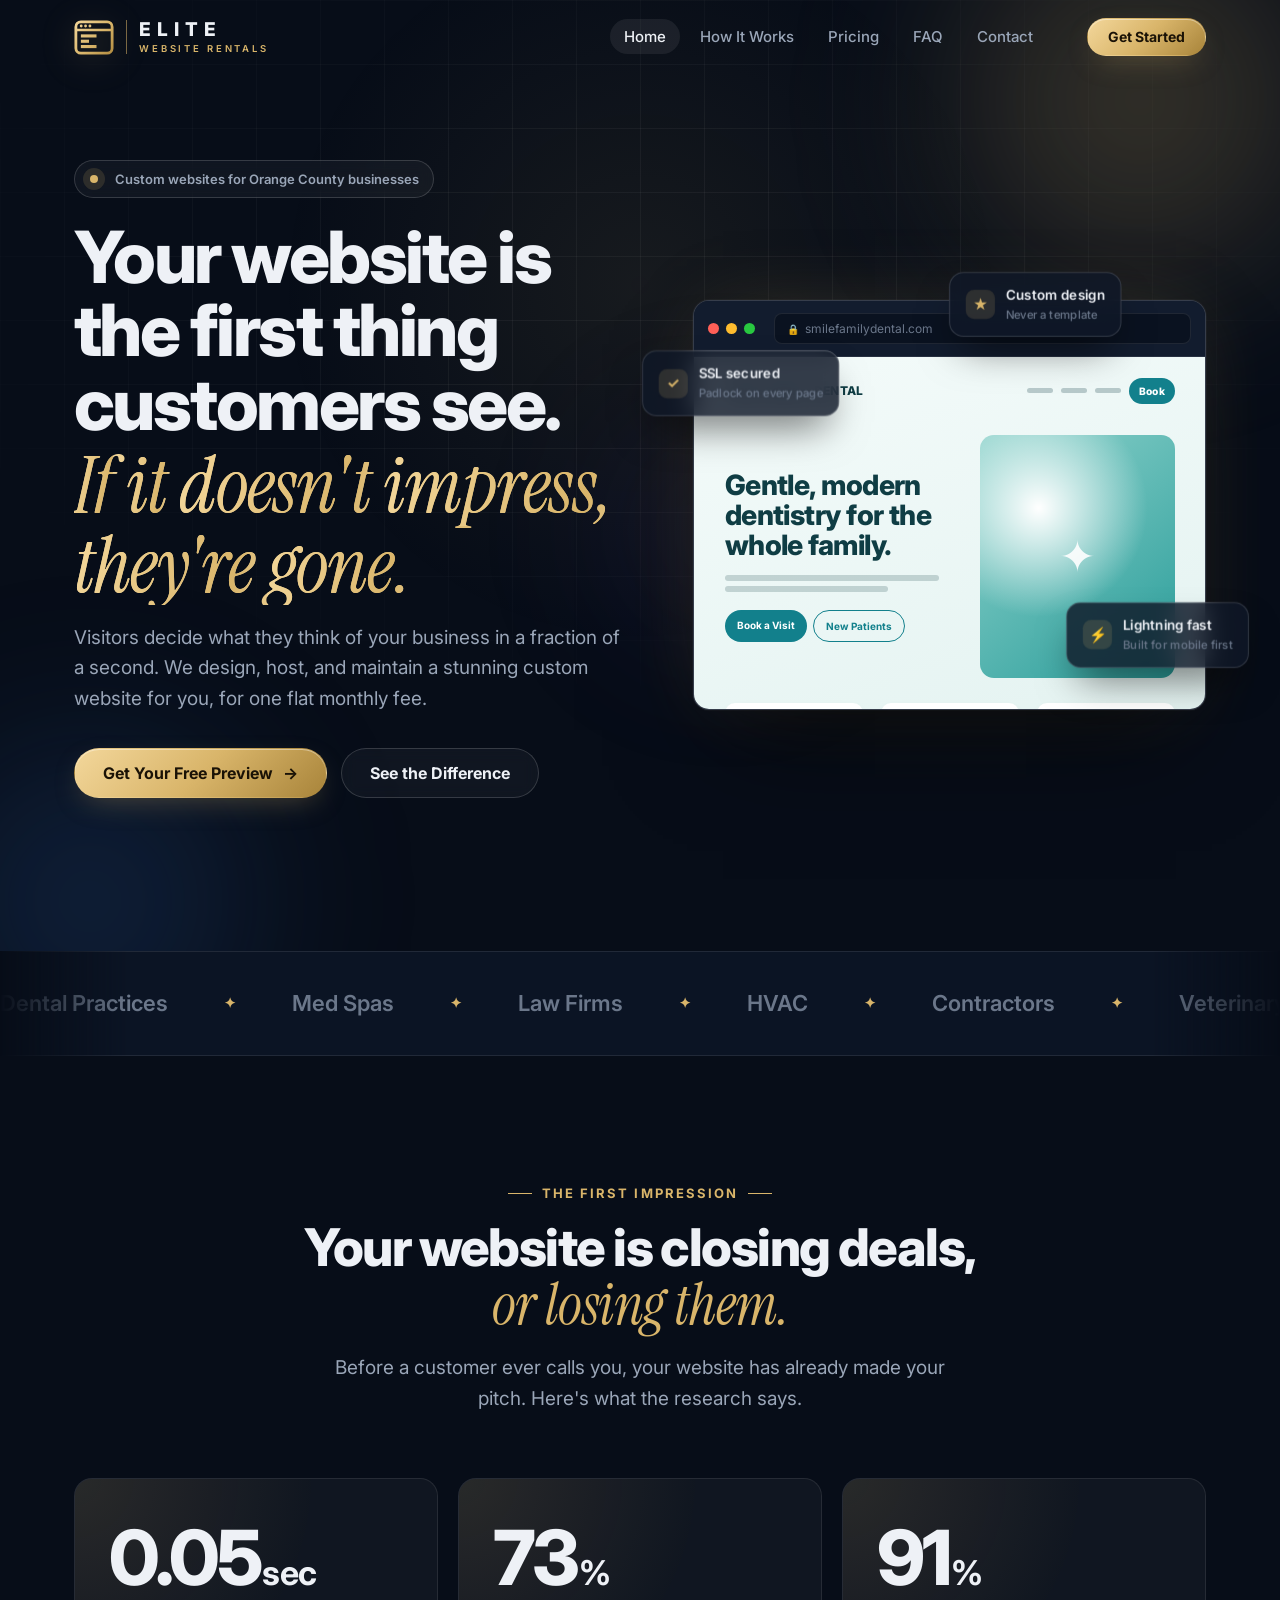
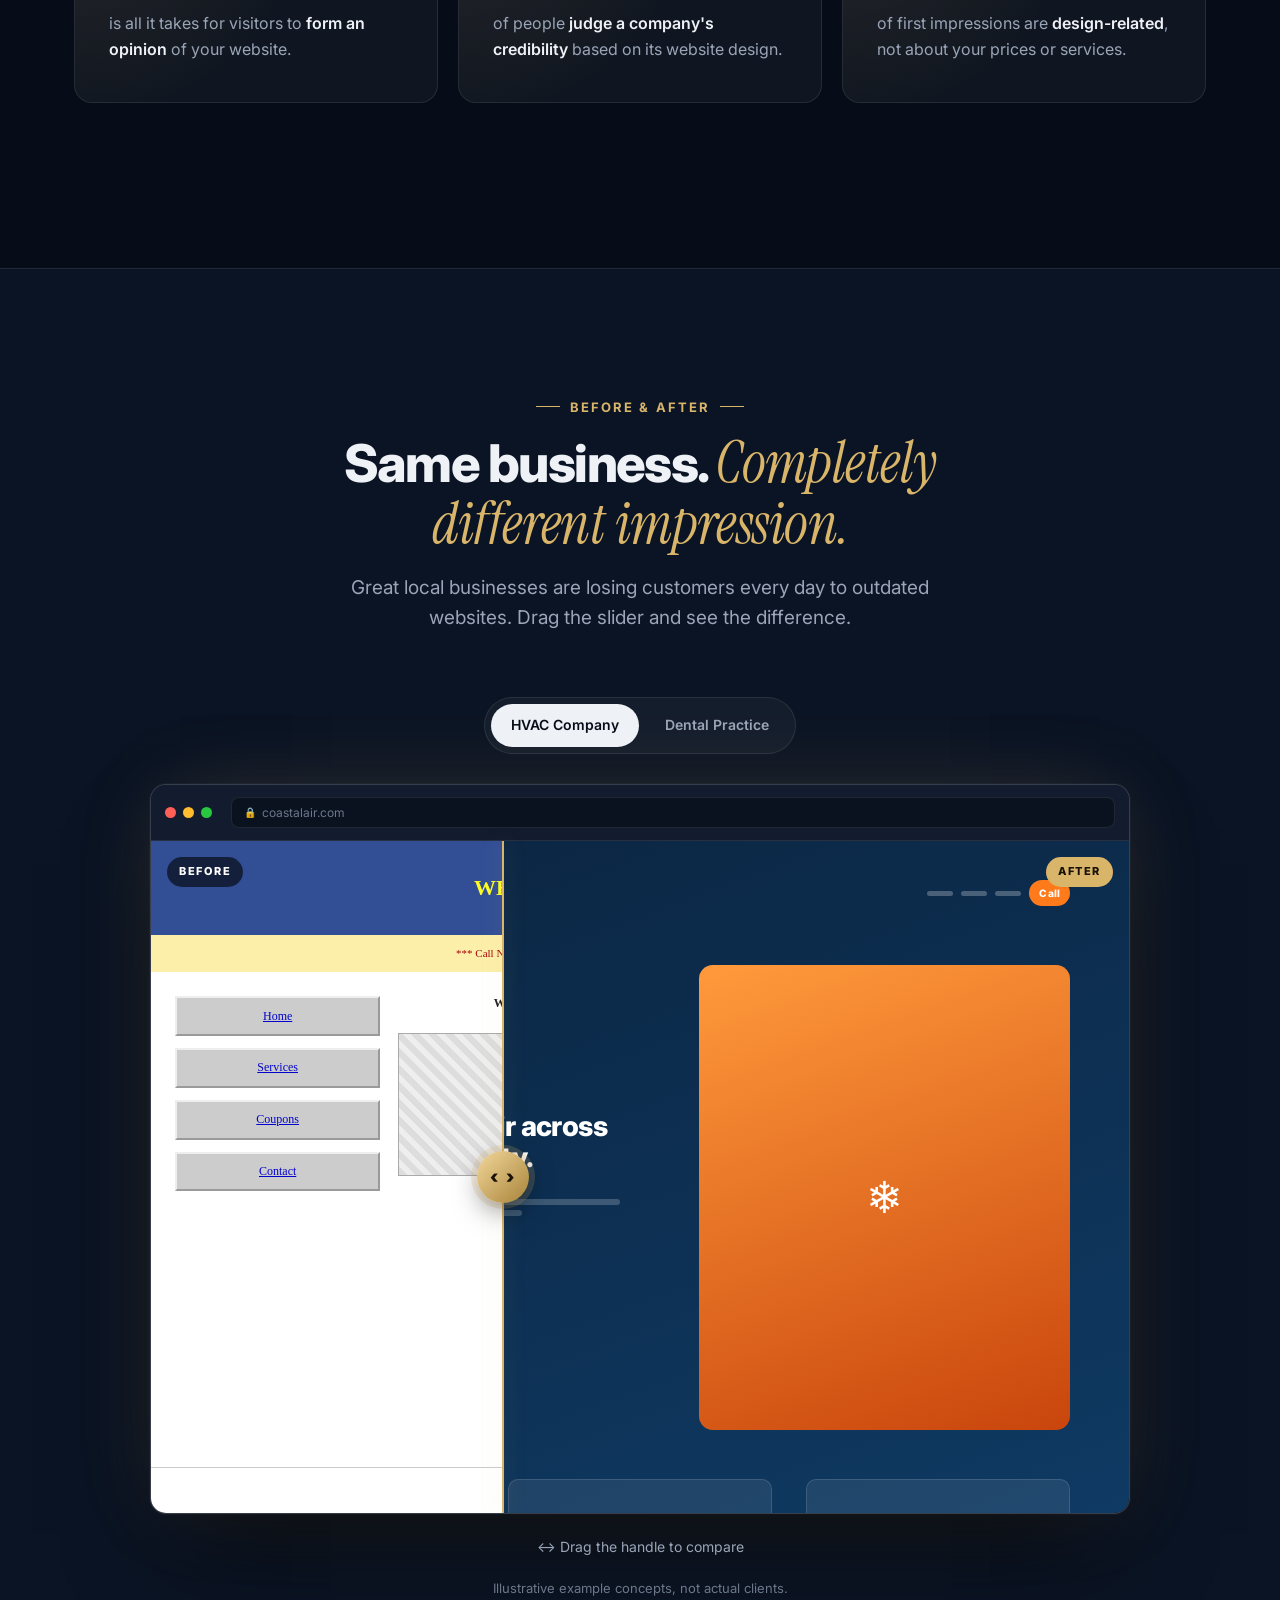
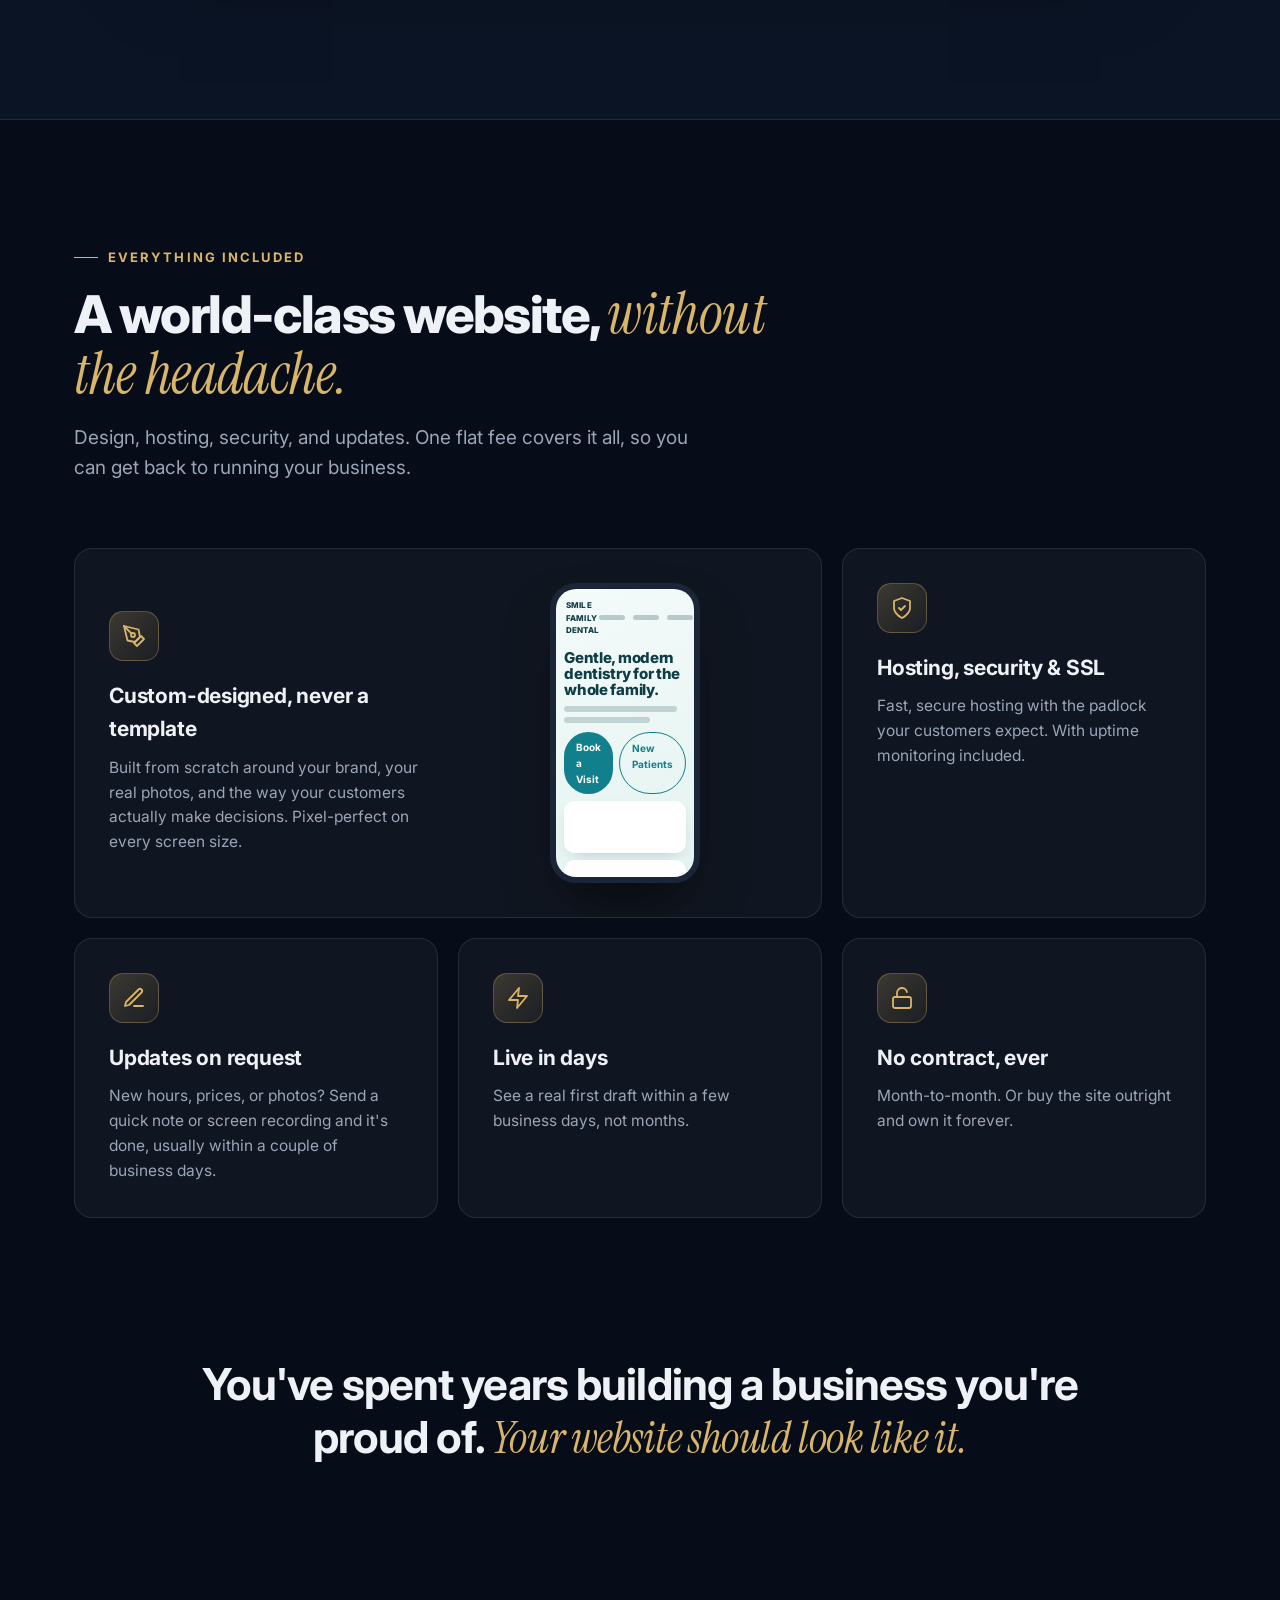
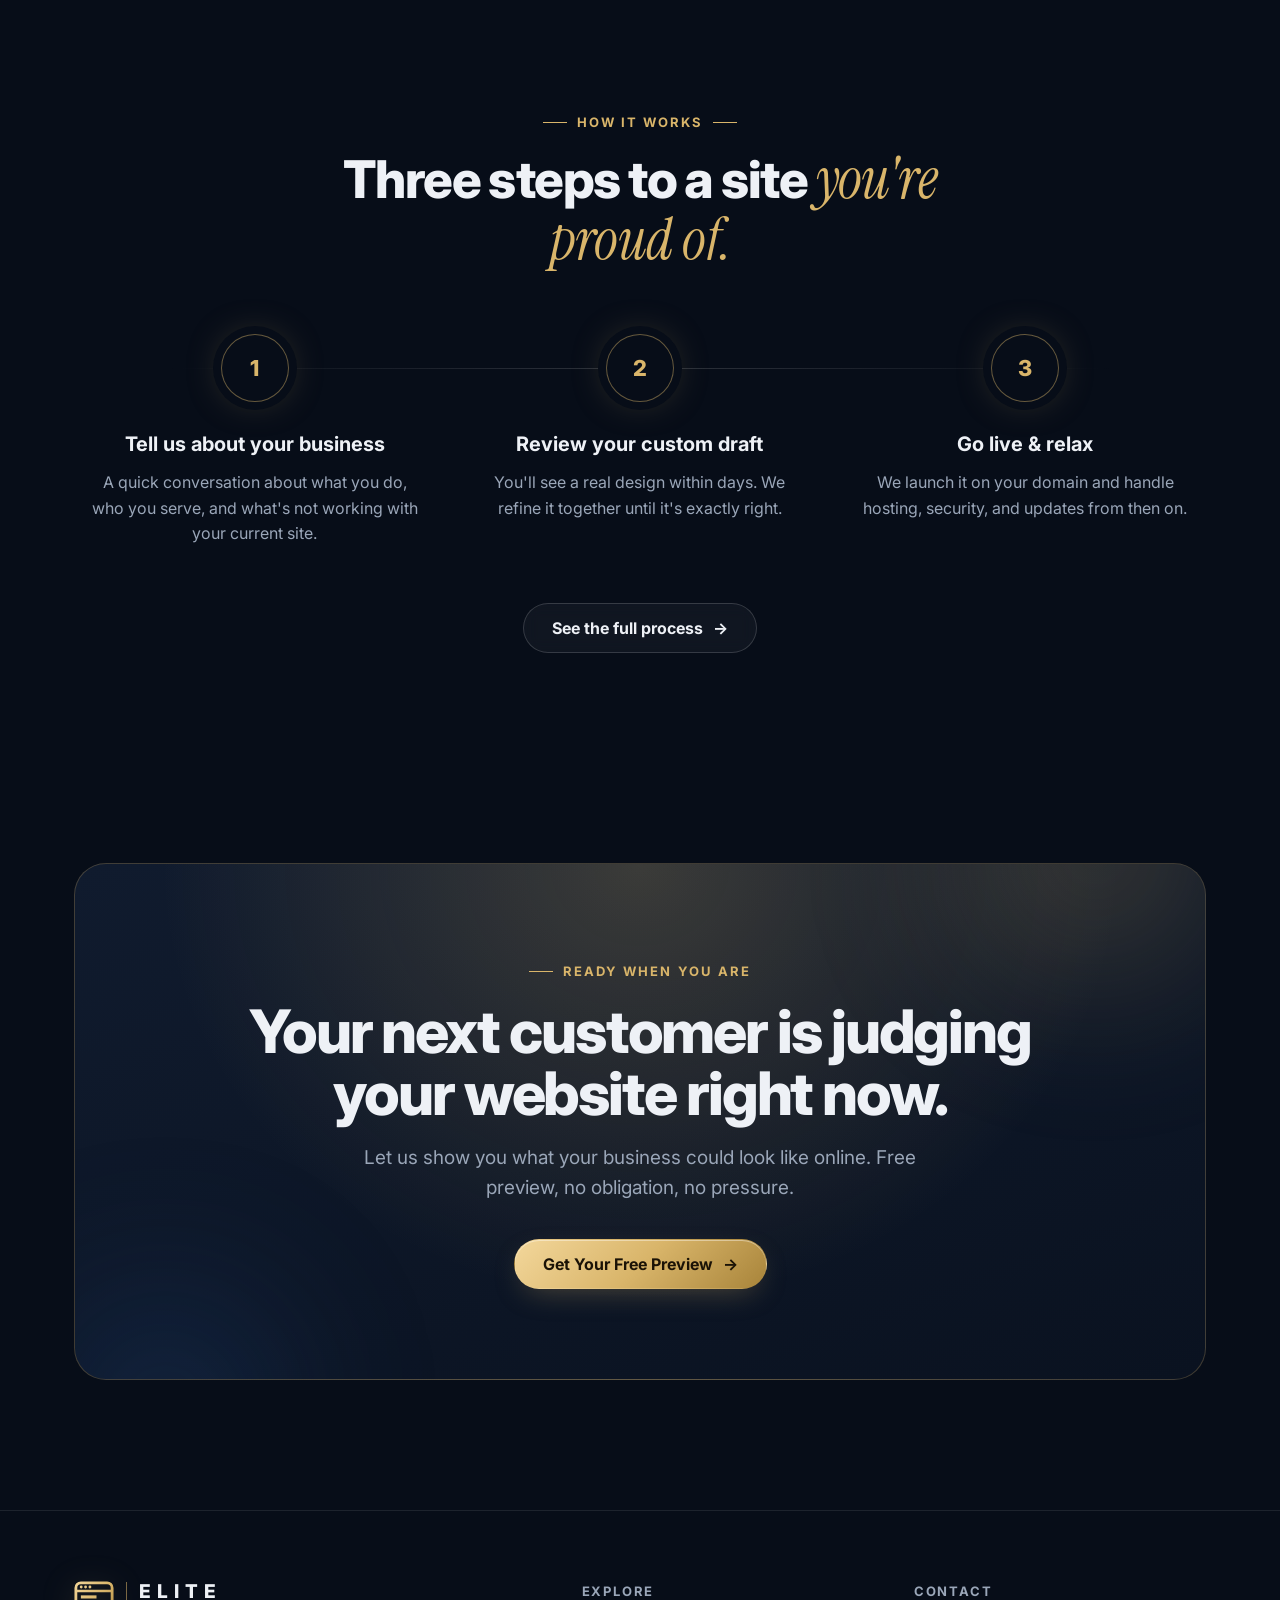
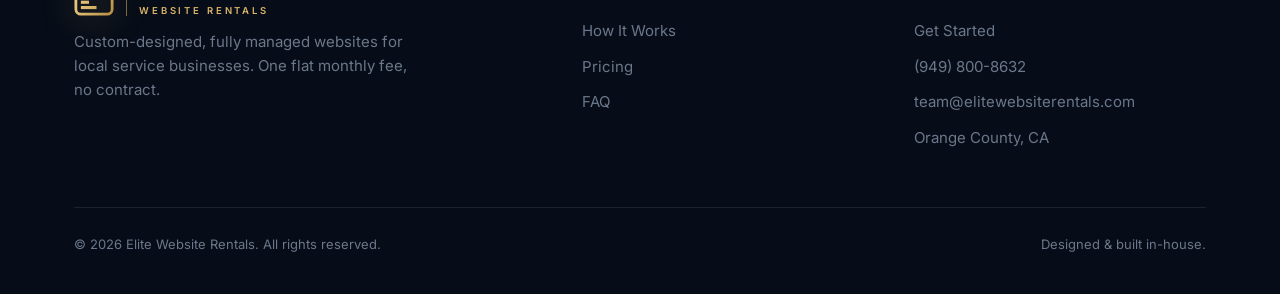
<file: index.html>
<!doctype html>
<html lang="en">
<head>
<meta charset="UTF-8">
<meta name="viewport" content="width=device-width, initial-scale=1.0">
<title>Elite Website Rentals | Custom Websites for Local Businesses</title>
<meta name="description" content="Your website is the first thing customers see. We design, host, and maintain stunning custom websites for local service businesses for one flat monthly fee.">
<meta name="theme-color" content="#070d18">
<meta property="og:title" content="Elite Website Rentals | Custom Websites for Local Businesses">
<meta property="og:description" content="Your website is the first thing customers see. We design, host, and maintain stunning custom websites for local service businesses for one flat monthly fee.">
<link rel="icon" href="data:image/svg+xml,%3Csvg xmlns='http://www.w3.org/2000/svg' viewBox='0 0 64 64'%3E%3Crect width='64' height='64' rx='14' fill='%23070d18'/%3E%3Cg transform='translate(6 9) scale(.8125)' fill='none'%3E%3Crect x='3' y='3' width='58' height='50' rx='8' stroke='%23d9b56a' stroke-width='5'/%3E%3Cpath d='M3 16h58' stroke='%23d9b56a' stroke-width='4.5'/%3E%3Cg fill='%23d9b56a'%3E%3Ccircle cx='11.5' cy='9.6' r='2.5'/%3E%3Ccircle cx='18.5' cy='9.6' r='2.5'/%3E%3Ccircle cx='25.5' cy='9.6' r='2.5'/%3E%3Crect x='11' y='23' width='25' height='5.5'/%3E%3Crect x='11' y='31.5' width='13' height='5.5'/%3E%3Crect x='11' y='40' width='25' height='5.5'/%3E%3C/g%3E%3C/g%3E%3C/svg%3E">
<link rel="preconnect" href="https://fonts.googleapis.com">
<link rel="preconnect" href="https://fonts.gstatic.com" crossorigin>
<link href="https://fonts.googleapis.com/css2?family=Inter:wght@400;500;600;700;800;900&family=Instrument+Serif:ital@0;1&display=swap" rel="stylesheet">
<link rel="stylesheet" href="styles.css">
<script type="application/ld+json">{"@context":"https://schema.org","@type":"ProfessionalService","name":"Elite Website Rentals","url":"https://elitewebsiterentals.com","telephone":"+1-949-800-8632","email":"team@elitewebsiterentals.com","logo":"https://elitewebsiterentals.com/brand/icon-512.png","image":"https://elitewebsiterentals.com/brand/profile-square.png","areaServed":"Orange County, CA","priceRange":"$$"}</script>
</head>
<body>

<header class="site">
  <div class="nav-wrap">
    <a href="index.html" class="logo" aria-label="Elite Website Rentals home"><svg class="logo-mark" viewBox="0 0 64 56" fill="none" aria-hidden="true"><defs><linearGradient id="lg" gradientUnits="userSpaceOnUse" x1="0" y1="0" x2="64" y2="56"><stop offset="0" stop-color="#f3d79b"/><stop offset=".55" stop-color="#d9b56a"/><stop offset="1" stop-color="#b08a3e"/></linearGradient></defs><rect x="3" y="3" width="58" height="50" rx="8" stroke="url(#lg)" stroke-width="4.5"/><path d="M3 16h58" stroke="url(#lg)" stroke-width="4"/><g fill="url(#lg)"><circle cx="11.5" cy="9.6" r="2.3"/><circle cx="18.5" cy="9.6" r="2.3"/><circle cx="25.5" cy="9.6" r="2.3"/><rect x="11" y="23" width="25" height="5"/><rect x="11" y="31.5" width="13" height="5"/><rect x="11" y="40" width="25" height="5"/></g></svg><span class="logo-text"><b>ELITE</b><small>WEBSITE RENTALS</small></span></a>
    <nav class="main" aria-label="Main">
      <ul>
        <li><a href="index.html" class="active">Home</a></li>
        <li><a href="how-it-works.html">How It Works</a></li>
        <li><a href="pricing.html">Pricing</a></li>
        <li><a href="faq.html">FAQ</a></li>
        <li><a href="contact.html">Contact</a></li>
      </ul>
      <a href="contact.html" class="btn btn-primary mobile-cta">Get Your Free Preview <span class="arrow">→</span></a>
    </nav>
    <a href="contact.html" class="btn btn-primary btn-sm nav-cta">Get Started</a>
    <button class="menu-btn" aria-label="Menu" aria-expanded="false"><span></span><span></span><span></span></button>
  </div>
</header>
<main>
<section class="hero">
  <div class="fx"><div class="grid-bg"></div><div class="orb o1"></div><div class="orb o2"></div><div class="orb o3"></div><div class="spotlight"></div></div>
  <div class="container hero-grid">
    <div>
      <span class="pill reveal in"><span class="dot"></span>Custom websites for Orange County businesses</span>
      <h1 data-split>Your website is the first thing customers see. <span class="serif grad-text">If it doesn't impress, they're gone.</span></h1>
      <p class="lead reveal" style="--d:500ms">Visitors decide what they think of your business in a fraction of a second. We design, host, and maintain a stunning custom website for you, for one flat monthly fee.</p>
      <div class="hero-actions reveal" style="--d:650ms">
        <a href="contact.html" class="btn btn-primary">Get Your Free Preview <span class="arrow">→</span></a>
        <a href="#before-after" class="btn btn-ghost">See the Difference</a>
      </div>
      <div class="hero-meta reveal" style="--d:800ms"><span>$147/mo founders rate</span><span>No contract</span><span>Live in days</span></div>
    </div>
    <div class="stage reveal-scale" style="--d:300ms">
      <div class="tilt">
        <div class="browser">
            <div class="browser-bar"><i></i><i></i><i></i><span class="url"><span id="hero-url">smilefamilydental.com</span></span></div>
            <div class="screens" data-cycle="#hero-url">
              <div class="screen on" data-url="smilefamilydental.com"><div class="demo skin-dental">
                <div class="d-nav"><span>SMILE FAMILY DENTAL</span><span class="d-links"><b></b><b></b><b></b><em>Book</em></span></div>
                <div class="d-hero">
                  <div><div class="d-h">Gentle, modern dentistry for the whole family.</div><div class="d-p" style="width:92%"></div><div class="d-p" style="width:70%"></div><div class="d-btns"><span>Book a Visit</span><span>New Patients</span></div></div>
                  <div class="d-img"></div>
                </div>
                <div class="d-cards"><div></div><div></div><div></div></div>
              </div></div>
              <div class="screen" data-url="coastalair.com"><div class="demo skin-hvac">
                <div class="d-nav"><span>COASTAL AIR</span><span class="d-links"><b></b><b></b><b></b><em>Call</em></span></div>
                <div class="d-hero">
                  <div><div class="d-h">Same-day AC repair across Orange County.</div><div class="d-p" style="width:92%"></div><div class="d-p" style="width:70%"></div><div class="d-btns"><span>Call Now</span><span>Free Quote</span></div></div>
                  <div class="d-img"></div>
                </div>
                <div class="d-cards"><div></div><div></div><div></div></div>
              </div></div>
              <div class="screen" data-url="hartwell-law.com"><div class="demo skin-law">
                <div class="d-nav"><span>HARTWELL LAW</span><span class="d-links"><b></b><b></b><b></b><em>Consult</em></span></div>
                <div class="d-hero">
                  <div><div class="d-h">Trusted counsel when it matters most.</div><div class="d-p" style="width:92%"></div><div class="d-p" style="width:70%"></div><div class="d-btns"><span>Free Consult</span><span>Practice Areas</span></div></div>
                  <div class="d-img"></div>
                </div>
                <div class="d-cards"><div></div><div></div><div></div></div>
              </div></div>
            </div>
          </div>
        <div class="float-badge fb1"><b>✓</b><span>SSL secured<small>Padlock on every page</small></span></div>
        <div class="float-badge fb2"><b>⚡</b><span>Lightning fast<small>Built for mobile first</small></span></div>
        <div class="float-badge fb3"><b>★</b><span>Custom design<small>Never a template</small></span></div>
      </div>
    </div>
  </div>
</section>

<div class="marquee" aria-label="Industries we serve"><div class="marquee-track"><span>Dental Practices</span><span>Med Spas</span><span>Law Firms</span><span>HVAC</span><span>Contractors</span><span>Veterinary Clinics</span><span>Chiropractors</span><span>Boutique Fitness</span><span>Orthodontists</span><span>Architects</span><span>Interior Designers</span><span>Dental Practices</span><span>Med Spas</span><span>Law Firms</span><span>HVAC</span><span>Contractors</span><span>Veterinary Clinics</span><span>Chiropractors</span><span>Boutique Fitness</span><span>Orthodontists</span><span>Architects</span><span>Interior Designers</span></div></div>

<section>
  <div class="container">
    <div class="section-head center reveal">
      <span class="eyebrow">The first impression</span>
      <h2 class="title">Your website is closing deals, <span class="serif gold">or losing them.</span></h2>
      <p class="lead">Before a customer ever calls you, your website has already made your pitch. Here's what the research says.</p>
    </div>
    <div class="stats">
      <div class="stat reveal" style="--d:0ms"><div class="num"><span data-count="0.05">0</span><small>sec</small></div><p>is all it takes for visitors to <strong>form an opinion</strong> of your website.</p></div>
      <div class="stat reveal" style="--d:120ms"><div class="num"><span data-count="75">0</span><small>%</small></div><p>of people <strong>judge a company's credibility</strong> based on its website design.</p></div>
      <div class="stat reveal" style="--d:240ms"><div class="num"><span data-count="94">0</span><small>%</small></div><p>of first impressions are <strong>design-related</strong>, not about your prices or services.</p></div>
    </div>
    <p class="sources reveal">Sources: Lindgaard et al., Carleton University (2006); Stanford Web Credibility Research; Sillence et al., Northumbria University (2004).</p>
  </div>
</section>

<section id="before-after" style="background:var(--bg-2); border-top:1px solid var(--line); border-bottom:1px solid var(--line);">
  <div class="container">
    <div class="section-head center reveal">
      <span class="eyebrow">Before &amp; After</span>
      <h2 class="title">Same business. <span class="serif gold">Completely different impression.</span></h2>
      <p class="lead">Great local businesses are losing customers every day to outdated websites. Drag the slider and see the difference.</p>
    </div>
    <div class="ba-wrap reveal-scale">
      <div class="ba-tabs" role="tablist">
        <button class="on" data-target="ba-hvac">HVAC Company</button>
        <button data-target="ba-dental">Dental Practice</button>
      </div>
      
        <div class="ba-set on" id="ba-hvac">
          <div class="browser">
            <div class="browser-bar"><i></i><i></i><i></i><span class="url"><span>coastalair.com</span></span></div>
            <div class="screens ba">
              <div class="before-layer"><div class="old">
                <div class="o-head">WELCOME TO COASTAL AIR!!!</div>
                <div class="o-mq">*** Call Now For Our Spring Special *** Best Prices In Town *** Since 1998 ***</div>
                <div class="o-body">
                  <div class="o-side"><div>Home</div><div>Services</div><div>Coupons</div><div>Contact</div></div>
                  <div class="o-main"><p><b>We have been serving the area since 1998.</b> Click on the links to the left to learn more about our company.</p><div class="o-img">[ image not found ]</div><p>Best viewed in Internet Explorer 6.</p></div>
                </div>
                <div class="o-foot">Visitors: 004213 &nbsp;|&nbsp; Last updated 2014</div>
              </div></div>
              <div class="after-layer"><div class="demo skin-hvac">
                <div class="d-nav"><span>COASTAL AIR</span><span class="d-links"><b></b><b></b><b></b><em>Call</em></span></div>
                <div class="d-hero">
                  <div><div class="d-h">Same-day AC repair across Orange County.</div><div class="d-p" style="width:92%"></div><div class="d-p" style="width:70%"></div><div class="d-btns"><span>Call Now</span><span>Free Quote</span></div></div>
                  <div class="d-img"></div>
                </div>
                <div class="d-cards"><div></div><div></div><div></div></div>
              </div></div>
              <span class="ba-label l">Before</span><span class="ba-label r">After</span>
              <div class="handle"></div>
              <input type="range" min="0" max="100" value="50" aria-label="Drag to compare before and after">
            </div>
          </div>
        </div>
      
        <div class="ba-set" id="ba-dental">
          <div class="browser">
            <div class="browser-bar"><i></i><i></i><i></i><span class="url"><span>smilefamilydental.com</span></span></div>
            <div class="screens ba">
              <div class="before-layer"><div class="old dental">
                <div class="o-head">Smile Family Dental</div>
                <div class="o-mq">New patients welcome! Please call the office for an appointment.</div>
                <div class="o-body">
                  <div class="o-side"><div>Home</div><div>About Dr.</div><div>Forms (PDF)</div><div>Map</div></div>
                  <div class="o-main"><p>Welcome to our website. We offer general dentistry for the whole family. Insurance accepted.</p><div class="o-img">[ clipart tooth ]</div><p>Download our patient forms and fax them back.</p></div>
                </div>
                <div class="o-foot">&copy; 2011 &nbsp;|&nbsp; Site under construction</div>
              </div></div>
              <div class="after-layer"><div class="demo skin-dental">
                <div class="d-nav"><span>SMILE FAMILY DENTAL</span><span class="d-links"><b></b><b></b><b></b><em>Book</em></span></div>
                <div class="d-hero">
                  <div><div class="d-h">Gentle, modern dentistry for the whole family.</div><div class="d-p" style="width:92%"></div><div class="d-p" style="width:70%"></div><div class="d-btns"><span>Book a Visit</span><span>New Patients</span></div></div>
                  <div class="d-img"></div>
                </div>
                <div class="d-cards"><div></div><div></div><div></div></div>
              </div></div>
              <span class="ba-label l">Before</span><span class="ba-label r">After</span>
              <div class="handle"></div>
              <input type="range" min="0" max="100" value="50" aria-label="Drag to compare before and after">
            </div>
          </div>
        </div>
      <div class="ba-hint">↔ Drag the handle to compare</div>
      <p class="ba-note">Illustrative example concepts, not actual clients.</p>
    </div>
  </div>
</section>

<section>
  <div class="container">
    <div class="section-head reveal">
      <span class="eyebrow">Everything included</span>
      <h2 class="title">A world-class website, <span class="serif gold">without the headache.</span></h2>
      <p class="lead">Design, hosting, security, and updates. One flat fee covers it all, so you can get back to running your business.</p>
    </div>
    <div class="bento">
      <div class="card feature span-4 reveal">
        <div>
          <div class="ico"><svg viewBox="0 0 24 24" fill="none" stroke="currentColor" stroke-width="1.8" stroke-linecap="round" stroke-linejoin="round"><path d="M12 19l7-7 3 3-7 7-3-3z"/><path d="M18 13l-1.5-7.5L2 2l3.5 14.5L13 18l5-5z"/><path d="M2 2l7.586 7.586"/><circle cx="11" cy="11" r="2"/></svg></div>
          <h3>Custom-designed, never a template</h3>
          <p>Built from scratch around your brand, your real photos, and the way your customers actually make decisions. Pixel-perfect on every screen size.</p>
        </div>
        <div class="mini-phone"><div class="demo skin-dental">
                <div class="d-nav"><span>SMILE FAMILY DENTAL</span><span class="d-links"><b></b><b></b><b></b><em>Book</em></span></div>
                <div class="d-hero">
                  <div><div class="d-h">Gentle, modern dentistry for the whole family.</div><div class="d-p" style="width:92%"></div><div class="d-p" style="width:70%"></div><div class="d-btns"><span>Book a Visit</span><span>New Patients</span></div></div>
                  <div class="d-img"></div>
                </div>
                <div class="d-cards"><div></div><div></div><div></div></div>
              </div></div>
      </div>
      <div class="card span-2 reveal" style="--d:100ms"><div class="ico"><svg viewBox="0 0 24 24" fill="none" stroke="currentColor" stroke-width="1.8" stroke-linecap="round" stroke-linejoin="round"><path d="M12 22s8-4 8-10V5l-8-3-8 3v7c0 6 8 10 8 10z"/><path d="M9 12l2 2 4-4"/></svg></div><h3>Hosting, security &amp; SSL</h3><p>Fast, secure hosting with the padlock your customers expect. With uptime monitoring included.</p></div>
      <div class="card span-2 reveal"><div class="ico"><svg viewBox="0 0 24 24" fill="none" stroke="currentColor" stroke-width="1.8" stroke-linecap="round" stroke-linejoin="round"><path d="M12 20h9"/><path d="M16.5 3.5a2.1 2.1 0 013 3L7 19l-4 1 1-4 12.5-12.5z"/></svg></div><h3>Updates on request</h3><p>New hours, prices, or photos? Send a quick note or screen recording and it's done, usually within a couple of business days.</p></div>
      <div class="card span-2 reveal" style="--d:100ms"><div class="ico"><svg viewBox="0 0 24 24" fill="none" stroke="currentColor" stroke-width="1.8" stroke-linecap="round" stroke-linejoin="round"><path d="M13 2L3 14h9l-1 8 10-12h-9l1-8z"/></svg></div><h3>Live in days</h3><p>See a real first draft within a few business days, not months.</p></div>
      <div class="card span-2 reveal" style="--d:200ms"><div class="ico"><svg viewBox="0 0 24 24" fill="none" stroke="currentColor" stroke-width="1.8" stroke-linecap="round" stroke-linejoin="round"><rect x="3" y="11" width="18" height="11" rx="2"/><path d="M7 11V7a5 5 0 019.9-1"/></svg></div><h3>No contract, ever</h3><p>Month-to-month. Or buy the site outright and own it forever.</p></div>
    </div>
  </div>
</section>

<section style="padding-top:20px;">
  <div class="container">
    <div class="big-quote reveal">
      <p>You've spent years building a business you're proud of. <span class="serif">Your website should look like it.</span></p>
    </div>
  </div>
</section>

<section>
  <div class="container">
    <div class="section-head center reveal">
      <span class="eyebrow">How it works</span>
      <h2 class="title">Three steps to a site <span class="serif gold">you're proud of.</span></h2>
    </div>
    <div class="steps">
      <div class="step reveal"><div class="step-num">1</div><h3>Tell us about your business</h3><p>A quick conversation about what you do, who you serve, and what's not working with your current site.</p></div>
      <div class="step reveal" style="--d:120ms"><div class="step-num">2</div><h3>Review your custom draft</h3><p>You'll see a real design within days. We refine it together until it's exactly right.</p></div>
      <div class="step reveal" style="--d:240ms"><div class="step-num">3</div><h3>Go live &amp; relax</h3><p>We launch it on your domain and handle hosting, security, and updates from then on.</p></div>
    </div>
    <p style="text-align:center; margin-top:56px;" class="reveal"><a href="how-it-works.html" class="btn btn-ghost">See the full process <span class="arrow">→</span></a></p>
  </div>
</section>

<section class="tight">
  <div class="container">
    <div class="cta reveal-scale">
      <div class="fx"><div class="orb o1"></div><div class="orb o2"></div></div>
      <span class="eyebrow">Ready when you are</span>
      <h2 style="margin-top:18px;">Your next customer is judging your website right now.</h2>
      <p>Let us show you what your business could look like online. Free preview, no obligation, no pressure.</p>
      <a href="contact.html" class="btn btn-primary">Get Your Free Preview <span class="arrow">→</span></a>
    </div>
  </div>
</section>
</main>
<footer class="site">
  <div class="container">
    <div class="foot-grid">
      <div>
        <a href="index.html" class="logo" aria-label="Elite Website Rentals home"><svg class="logo-mark" viewBox="0 0 64 56" fill="none" aria-hidden="true"><defs><linearGradient id="lg" gradientUnits="userSpaceOnUse" x1="0" y1="0" x2="64" y2="56"><stop offset="0" stop-color="#f3d79b"/><stop offset=".55" stop-color="#d9b56a"/><stop offset="1" stop-color="#b08a3e"/></linearGradient></defs><rect x="3" y="3" width="58" height="50" rx="8" stroke="url(#lg)" stroke-width="4.5"/><path d="M3 16h58" stroke="url(#lg)" stroke-width="4"/><g fill="url(#lg)"><circle cx="11.5" cy="9.6" r="2.3"/><circle cx="18.5" cy="9.6" r="2.3"/><circle cx="25.5" cy="9.6" r="2.3"/><rect x="11" y="23" width="25" height="5"/><rect x="11" y="31.5" width="13" height="5"/><rect x="11" y="40" width="25" height="5"/></g></svg><span class="logo-text"><b>ELITE</b><small>WEBSITE RENTALS</small></span></a>
        <p>Custom-designed, fully managed websites for local service businesses. One flat monthly fee, no contract.</p>
      </div>
      <div>
        <h4>Explore</h4>
        <ul>
          <li><a href="how-it-works.html">How It Works</a></li>
          <li><a href="pricing.html">Pricing</a></li>
          <li><a href="faq.html">FAQ</a></li>
        </ul>
      </div>
      <div>
        <h4>Contact</h4>
        <ul>
          <li><a href="contact.html">Get Started</a></li>
          <li><a href="tel:+19498008632">(949) 800-8632</a></li>
          <li><a href="mailto:team@elitewebsiterentals.com">team@elitewebsiterentals.com</a></li>
          <li><a href="#" style="pointer-events:none">Orange County, CA</a></li>
        </ul>
      </div>
    </div>
    <div class="foot-bottom">
      <span>&copy; <span id="year"></span> Elite Website Rentals. All rights reserved.</span>
      <span>Designed &amp; built in-house.</span>
    </div>
  </div>
</footer>
<script src="main.js"></script>
</body>
</html>
</file>
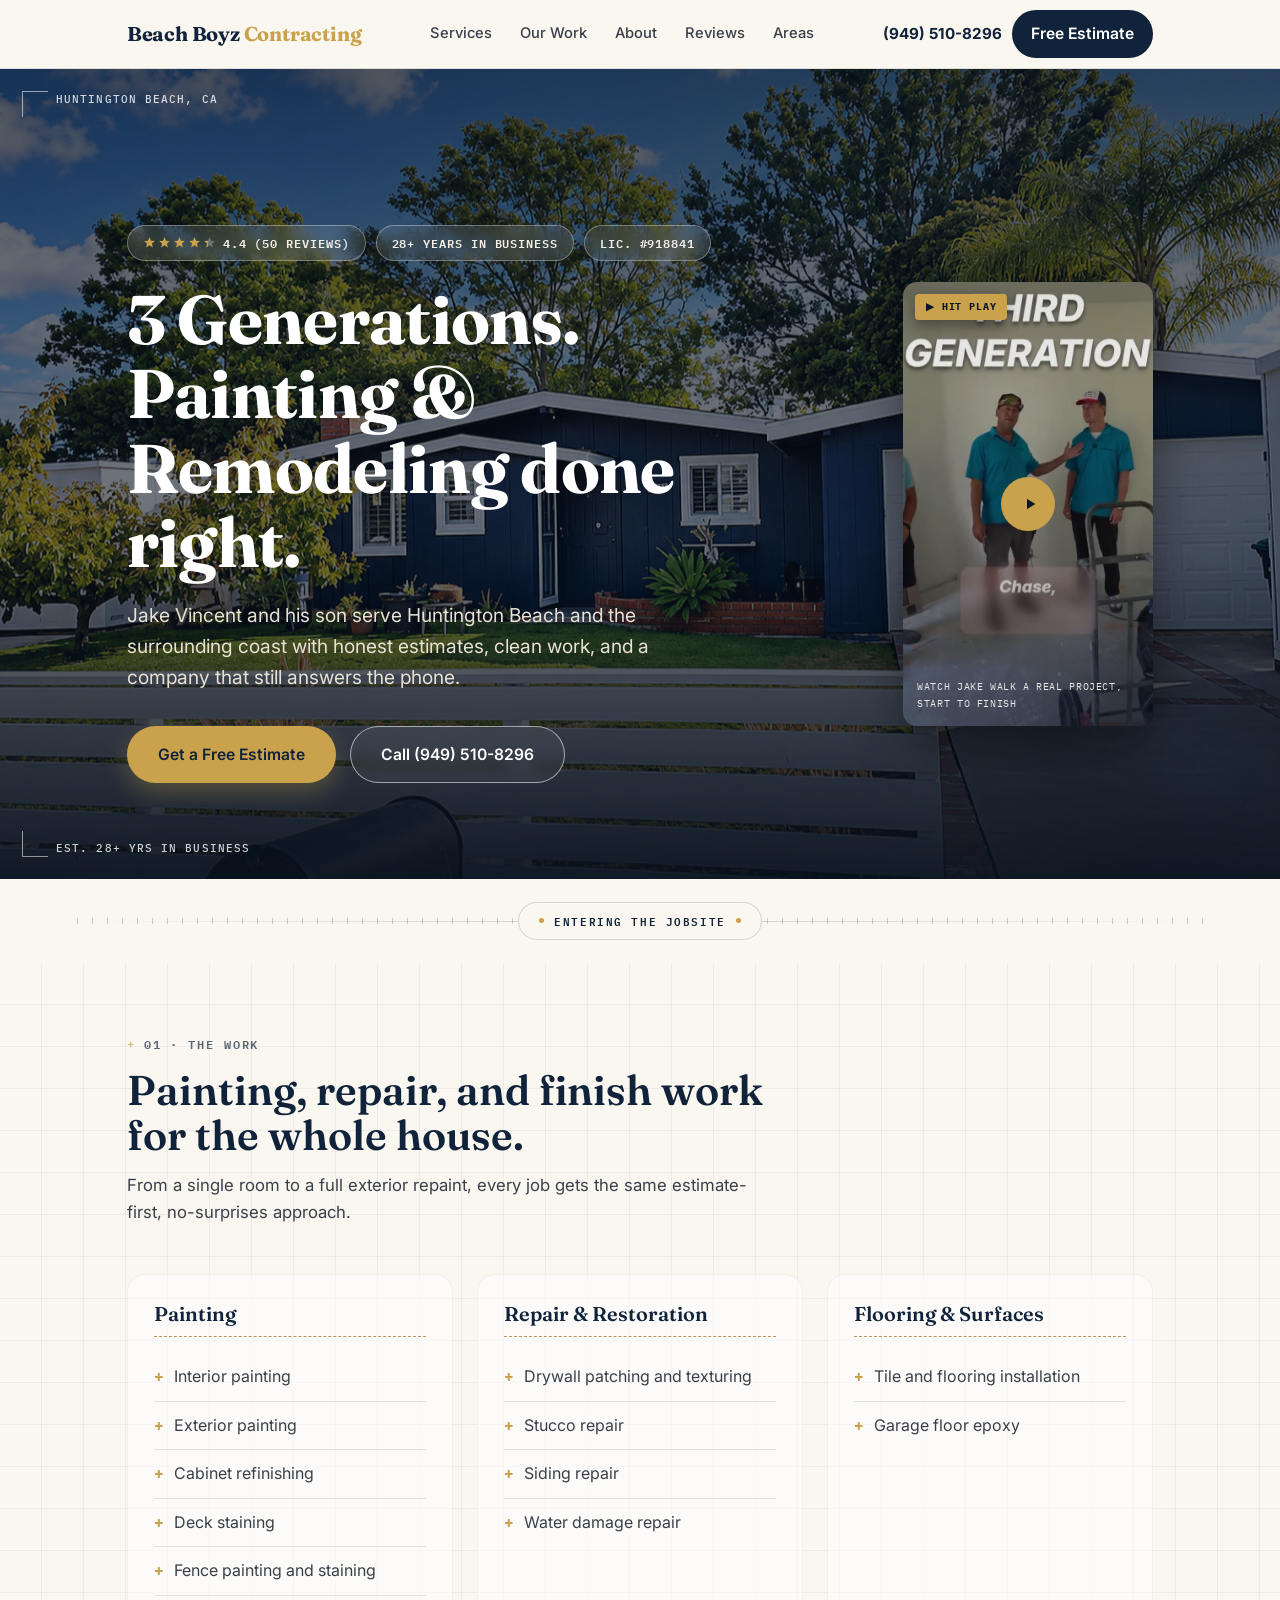
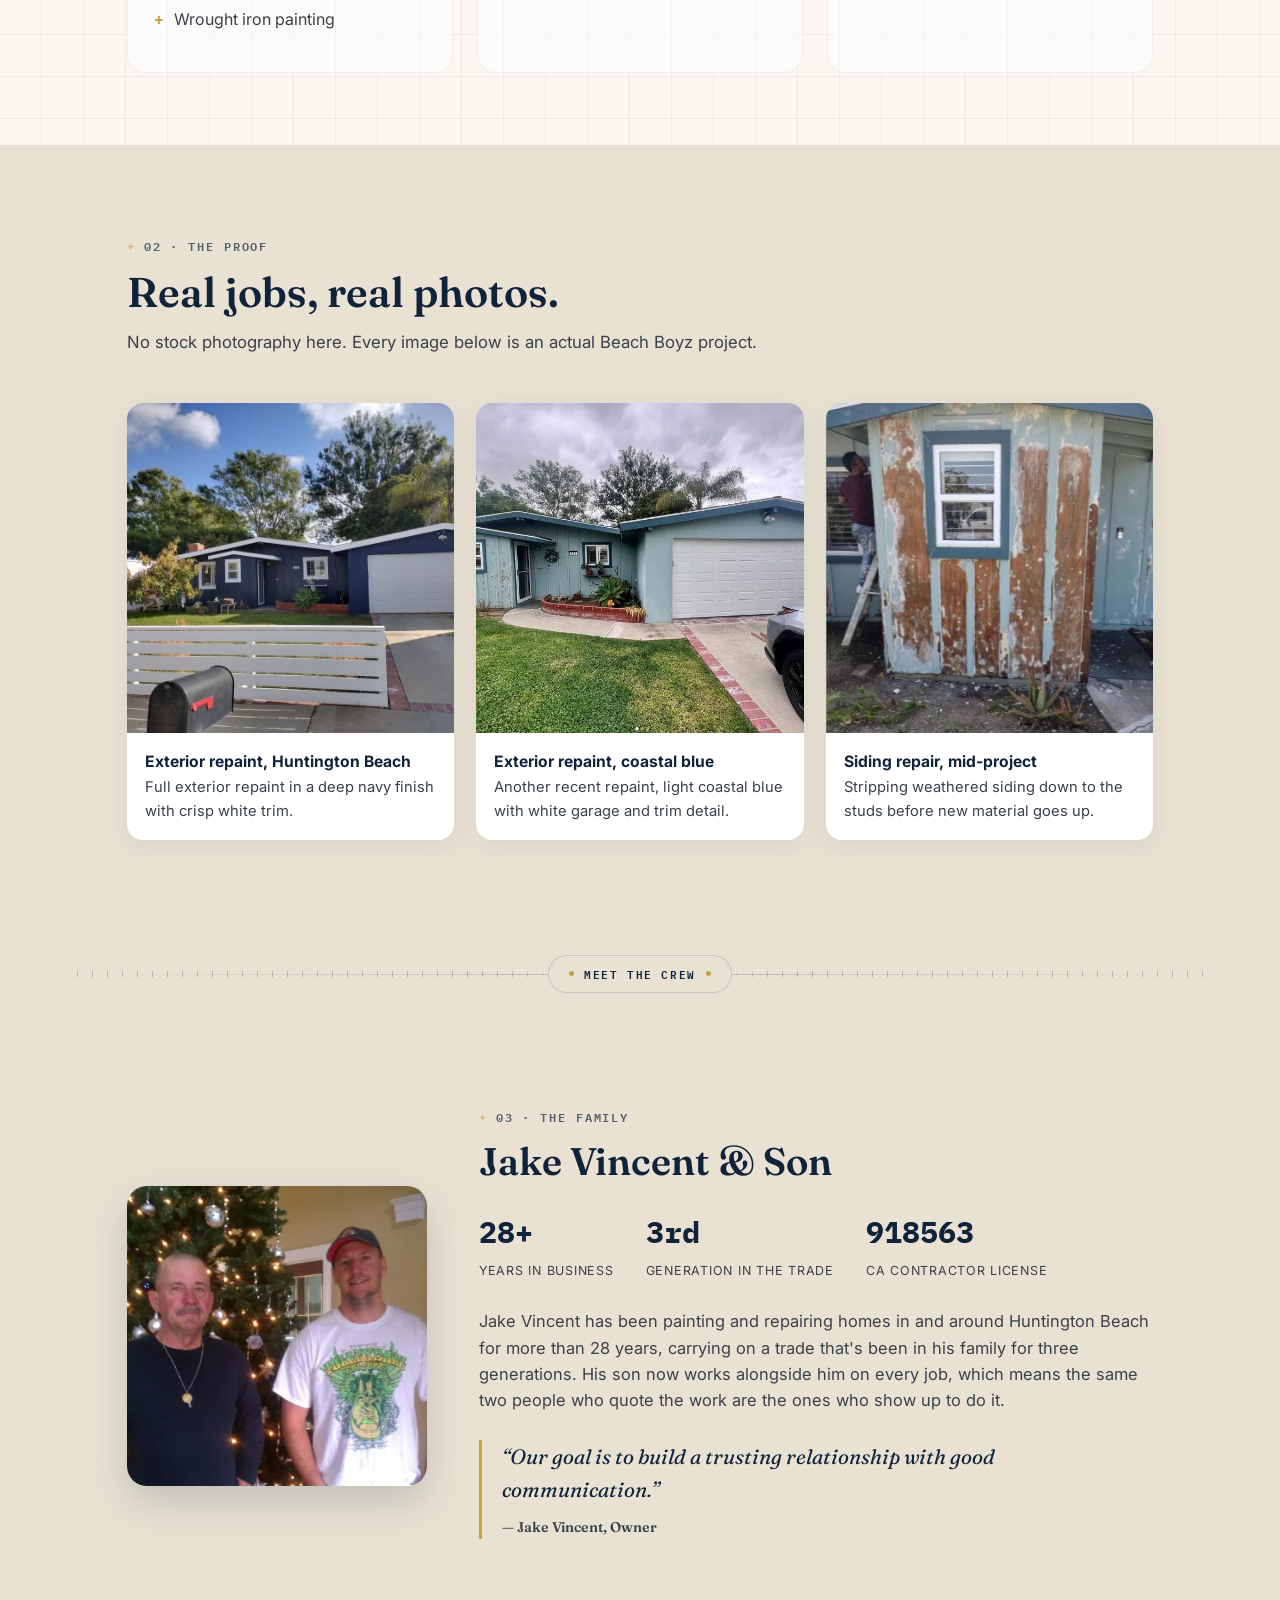
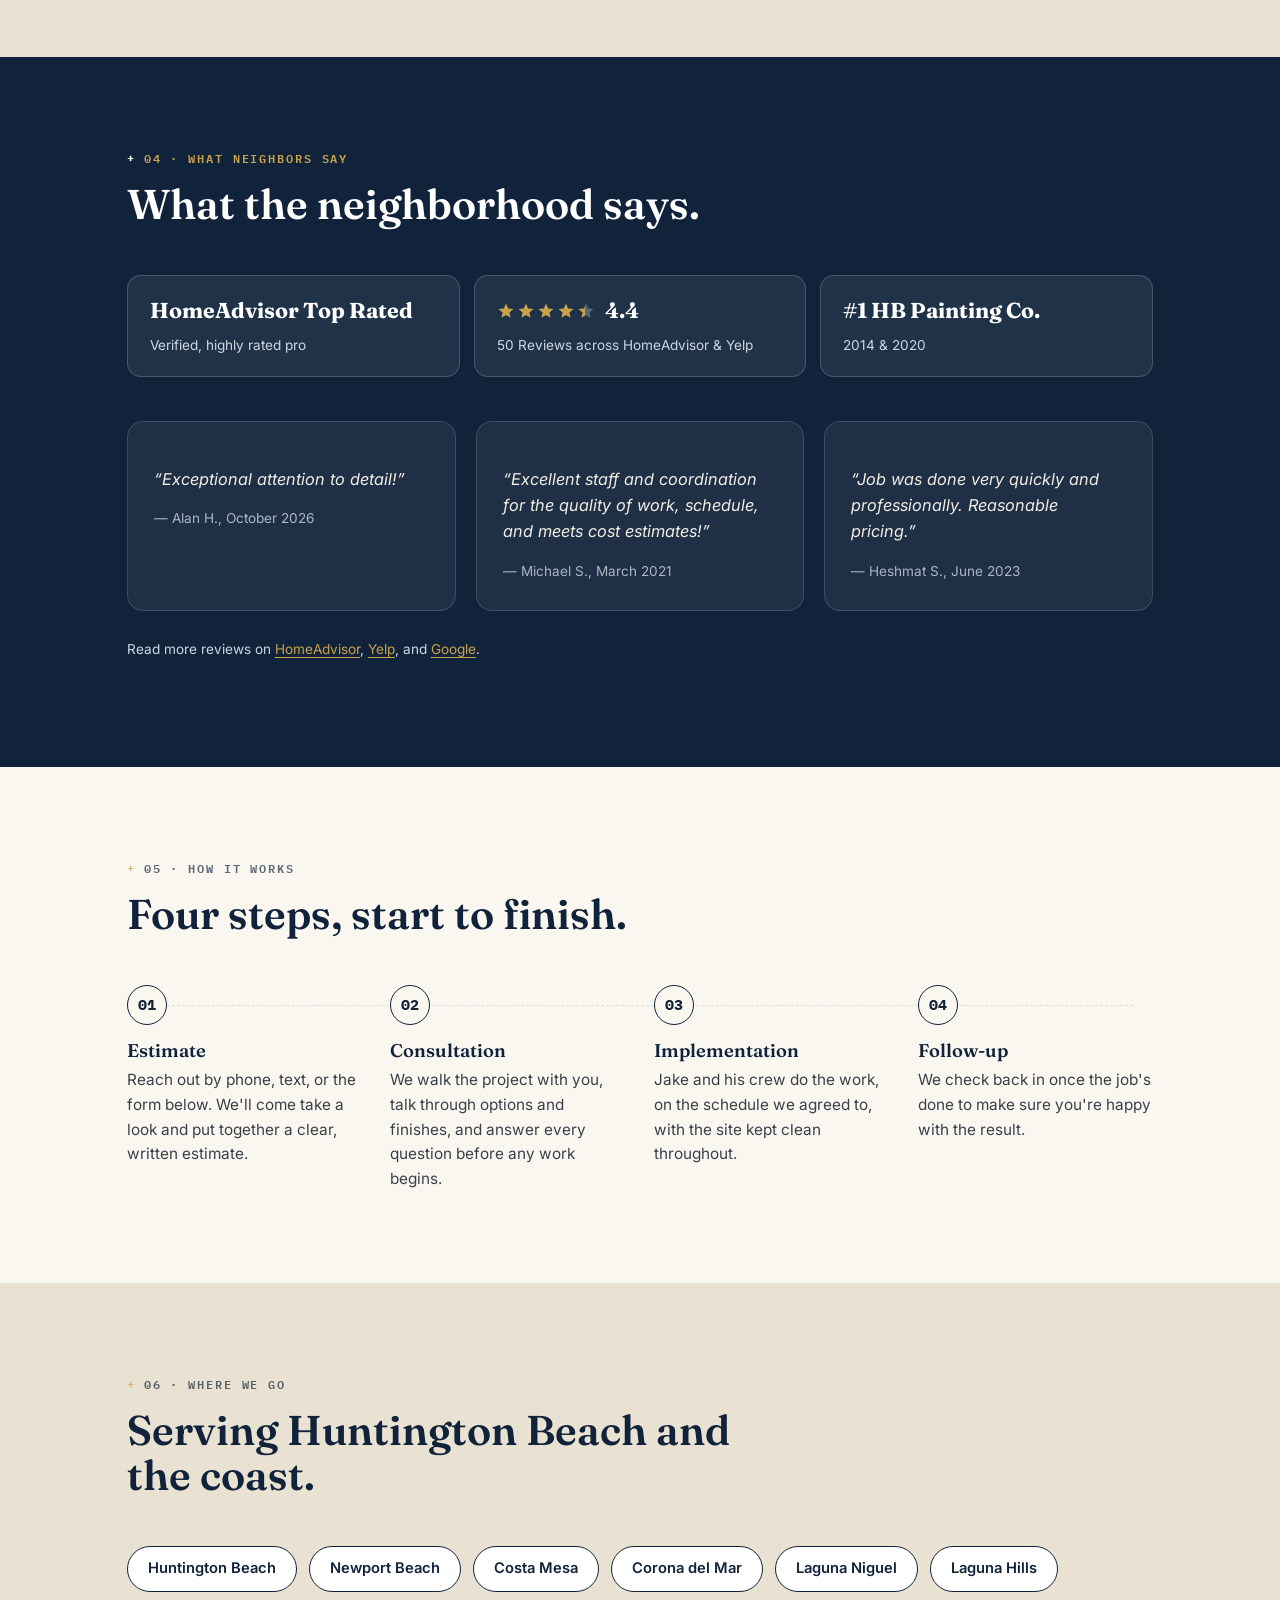
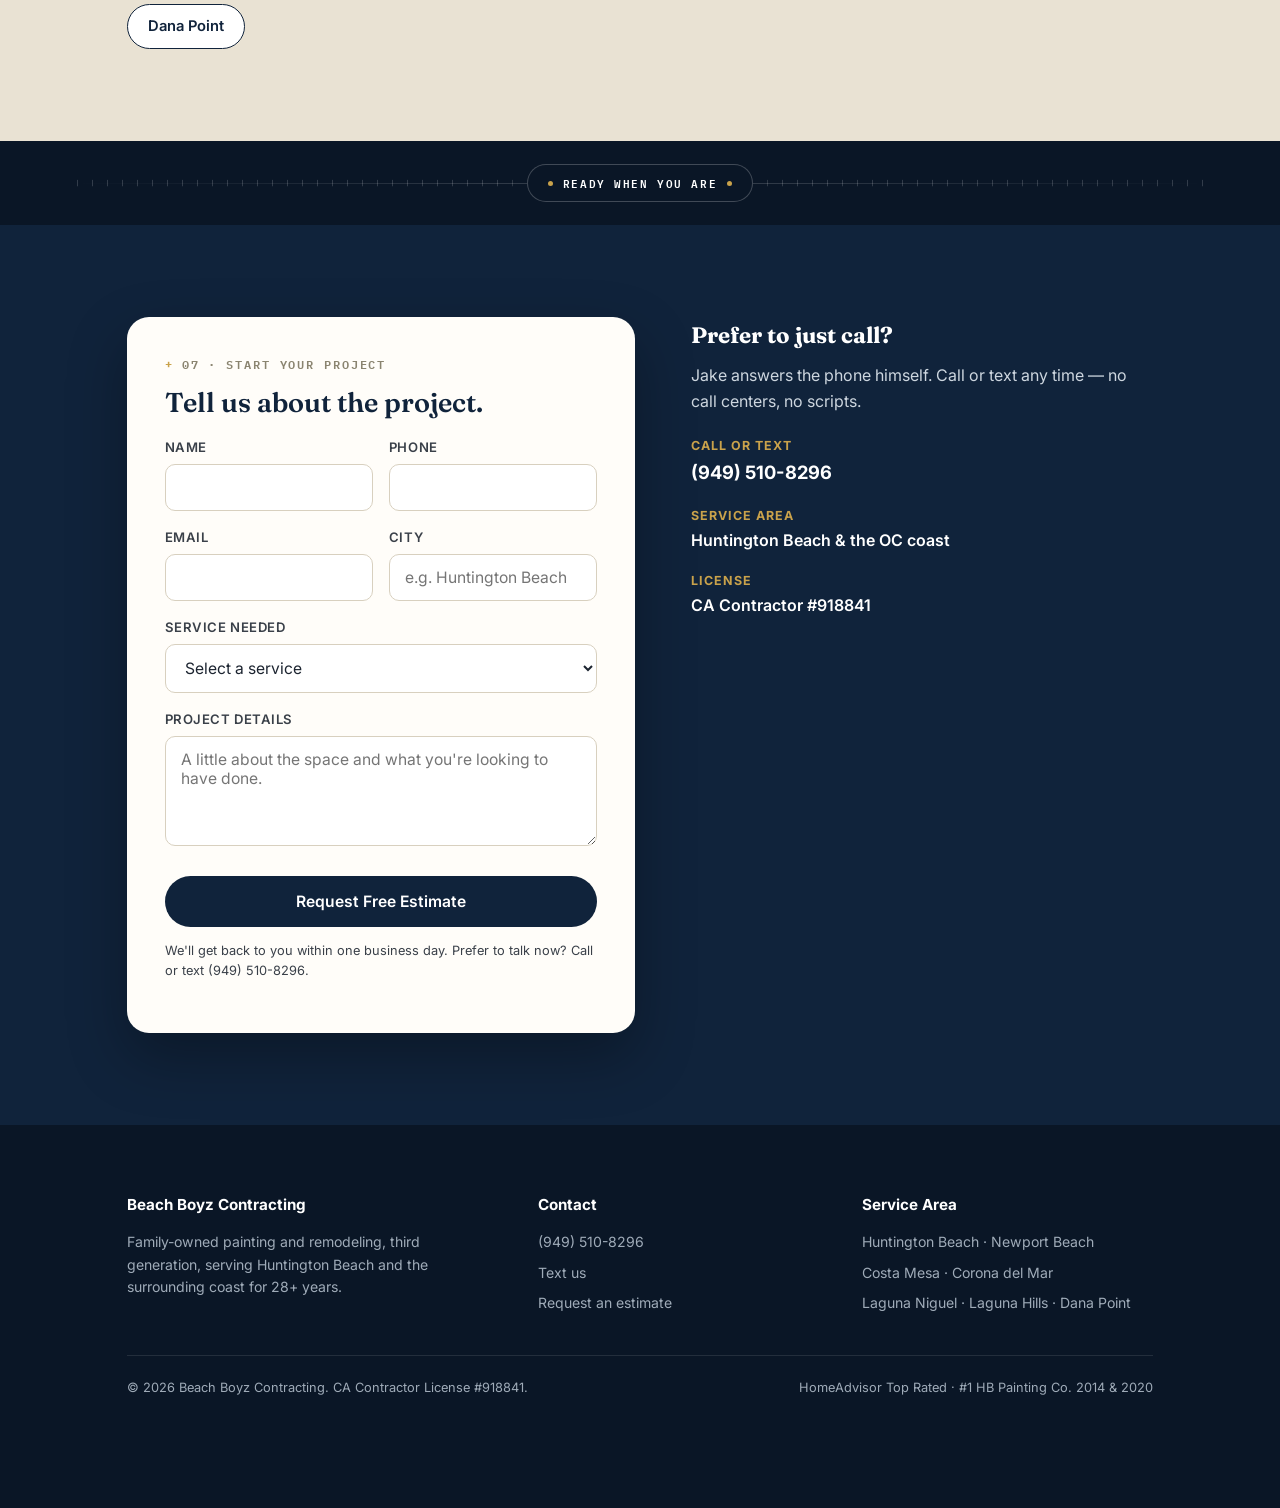
<file: sites/beach-boyz-contracting/index.html>
<!DOCTYPE html>
<html lang="en">
<head>
<meta charset="UTF-8">
<meta name="viewport" content="width=device-width, initial-scale=1.0">
<title>Beach Boyz Contracting | Exterior &amp; Interior Painting, Huntington Beach CA</title>
<meta name="description" content="Family-owned painting and remodeling in Huntington Beach, CA. Third generation, 28+ years in business, HomeAdvisor Top Rated. Interior and exterior painting, stucco and siding repair, cabinet refinishing, flooring, and more. Call or text (949) 510-8296 for a free estimate.">
<meta name="robots" content="noindex, nofollow">
<meta property="og:title" content="Beach Boyz Contracting | Huntington Beach Painting &amp; Remodeling">
<meta property="og:description" content="Family-owned, third generation, 28+ years in business. HomeAdvisor Top Rated. Free estimates.">
<meta property="og:type" content="website">
<meta property="og:image" content="img/exterior-repaint-navy-hero.jpg">
<link rel="preconnect" href="https://fonts.googleapis.com">
<link rel="preconnect" href="https://fonts.gstatic.com" crossorigin>
<link href="https://fonts.googleapis.com/css2?family=Fraunces:ital,opsz,wght@0,9..144,400;0,9..144,600;0,9..144,700;1,9..144,500&amp;family=IBM+Plex+Mono:wght@400;500;600;700&amp;family=Inter:wght@400;500;600;700&amp;display=swap" rel="stylesheet">
<script type="application/ld+json">
{
  "@context": "https://schema.org",
  "@type": "LocalBusiness",
  "name": "Beach Boyz Contracting",
  "image": "img/exterior-repaint-navy-hero.jpg",
  "telephone": "+19495108296",
  "areaServed": ["Huntington Beach, CA", "Newport Beach, CA", "Costa Mesa, CA", "Corona del Mar, CA", "Laguna Niguel, CA", "Laguna Hills, CA", "Dana Point, CA"],
  "address": {
    "@type": "PostalAddress",
    "addressLocality": "Huntington Beach",
    "addressRegion": "CA",
    "addressCountry": "US"
  },
  "aggregateRating": {
    "@type": "AggregateRating",
    "ratingValue": "4.4",
    "reviewCount": "50"
  },
  "priceRange": "$$"
}
</script>
<style>
  :root {
    --navy: #10233b;
    --navy-deep: #0a1626;
    --ink: #1c2430;
    --paper: #faf7f1;
    --warm-white: #fffdf9;
    --charcoal: #3a4049;
    --sand: #e9e2d3;
    --accent: #a8c3c9;
    --rule: rgba(16,35,59,0.12);
    --gold: #c9a24b;
    --mono: 'IBM Plex Mono', ui-monospace, Menlo, monospace;
    --ease: cubic-bezier(0.22, 1, 0.36, 1);
  }
  * { box-sizing: border-box; }
  html { scroll-behavior: smooth; }
  body {
    margin: 0;
    font-family: 'Inter', -apple-system, BlinkMacSystemFont, "Segoe UI", sans-serif;
    background: var(--paper);
    color: var(--ink);
    line-height: 1.6;
    -webkit-font-smoothing: antialiased;
  }
  h1, h2, h3, .display {
    font-family: 'Fraunces', Georgia, serif;
    color: var(--navy);
    line-height: 1.08;
    margin: 0;
  }
  a { color: inherit; }
  img, video { max-width: 100%; display: block; }
  .scroll-progress {
    position: fixed; top: 0; left: 0; height: 4px; width: 100%; z-index: 60;
    background:
      repeating-linear-gradient(90deg, rgba(16,35,59,0.4) 0 2px, transparent 2px 24px),
      linear-gradient(90deg, var(--gold), #e3c477);
    transform: scaleX(0); transform-origin: left; transition: transform 0.12s linear;
  }

  /* --- Zone dividers: blueprint dimension-line style --- */
  .caution-strip {
    position: relative; height: 84px;
    display: flex; align-items: center; justify-content: center;
    background: var(--paper);
  }
  .caution-strip.on-sand { background: var(--sand); }
  .caution-strip.on-navy { background: var(--navy-deep); }
  .caution-strip::before {
    content: ""; position: absolute; left: 6vw; right: 6vw; top: 50%; height: 1px;
    background: linear-gradient(90deg, transparent, rgba(16,35,59,0.22), transparent);
  }
  .caution-strip.on-navy::before { background: linear-gradient(90deg, transparent, rgba(255,255,255,0.2), transparent); }
  .caution-strip::after {
    content: ""; position: absolute; left: 6vw; right: 6vw; top: 50%; height: 7px; transform: translateY(-50%);
    background-image: repeating-linear-gradient(90deg, rgba(16,35,59,0.4) 0 1px, transparent 1px 15px);
    mask-image: linear-gradient(90deg, black, black 38%, transparent 44%, transparent 56%, black 62%, black);
    -webkit-mask-image: linear-gradient(90deg, black, black 38%, transparent 44%, transparent 56%, black 62%, black);
    opacity: 0.55;
  }
  .caution-strip.on-navy::after { background-image: repeating-linear-gradient(90deg, rgba(255,255,255,0.3) 0 1px, transparent 1px 15px); }
  .caution-strip span {
    position: relative; z-index: 2; display: inline-flex; align-items: center; gap: 10px;
    background: var(--paper); color: var(--navy); font-family: var(--mono); font-size: 0.7rem; font-weight: 600;
    text-transform: uppercase; letter-spacing: 0.14em; padding: 9px 20px; border: 1px solid rgba(16,35,59,0.16);
    border-radius: 100px; white-space: nowrap;
  }
  .caution-strip span::before, .caution-strip span::after {
    content: ""; width: 5px; height: 5px; border-radius: 50%; background: var(--gold); flex-shrink: 0;
  }
  .caution-strip.on-sand span { background: var(--sand); }
  .caution-strip.on-navy span { background: var(--navy-deep); color: #fff; border-color: rgba(255,255,255,0.22); }
  .wrap { max-width: 1180px; margin: 0 auto; padding: 0 6vw; }
  .eyebrow {
    font-family: var(--mono);
    font-size: 0.74rem;
    font-weight: 600;
    text-transform: uppercase;
    letter-spacing: 0.16em;
    color: var(--navy);
    opacity: 0.68;
    margin-bottom: 14px;
    display: flex;
    align-items: center;
    gap: 8px;
  }
  .eyebrow::before { content: "+"; color: var(--gold); font-weight: 700; }
  .btn {
    display: inline-flex;
    align-items: center;
    justify-content: center;
    gap: 8px;
    padding: 15px 30px;
    font-family: 'Inter', sans-serif;
    font-weight: 600;
    font-size: 0.98rem;
    border-radius: 100px;
    text-decoration: none;
    cursor: pointer;
    border: 1.5px solid transparent;
    transition: transform 0.3s var(--ease), background 0.3s var(--ease), border-color 0.3s var(--ease), box-shadow 0.3s var(--ease);
  }
  .btn:hover { transform: translateY(-3px) scale(1.02); }
  .btn:active { transform: translateY(-1px) scale(0.99); }
  .btn-gold { background: var(--gold); color: #10233b; box-shadow: 0 10px 24px rgba(201,162,75,0.3); }
  .btn-gold:hover { background: #d8b45e; box-shadow: 0 16px 34px rgba(201,162,75,0.4); }
  .btn-ghost { background: rgba(255,255,255,0.05); color: #fff; border-color: rgba(255,255,255,0.55); backdrop-filter: blur(6px); }
  .btn-ghost:hover { border-color: #fff; background: rgba(255,255,255,0.12); }
  .btn-navy { background: var(--navy); color: #fff; }
  .btn-navy:hover { background: var(--navy-deep); box-shadow: 0 14px 30px rgba(16,35,59,0.35); }

  /* --- Blueprint texture + framing utilities --- */
  .bp-grid-light {
    background-image:
      linear-gradient(rgba(16,35,59,0.05) 1px, transparent 1px),
      linear-gradient(90deg, rgba(16,35,59,0.05) 1px, transparent 1px);
    background-size: 42px 42px;
    background-position: -1px -1px;
  }
  .bp-grid-dark {
    background-image:
      linear-gradient(rgba(255,255,255,0.045) 1px, transparent 1px),
      linear-gradient(90deg, rgba(255,255,255,0.045) 1px, transparent 1px);
    background-size: 42px 42px;
    background-position: -1px -1px;
  }
  .bp-frame { position: relative; }
  .bp-corner {
    position: absolute; width: 26px; height: 26px; z-index: 3; pointer-events: none;
    opacity: 0.55;
  }
  .bp-corner.tl { top: 22px; left: 22px; border-top: 1.5px solid #fff; border-left: 1.5px solid #fff; }
  .bp-corner.bl { bottom: 22px; left: 22px; border-bottom: 1.5px solid #fff; border-left: 1.5px solid #fff; }
  .bp-tag {
    position: absolute; z-index: 3; font-family: var(--mono); font-size: 0.68rem; font-weight: 500;
    letter-spacing: 0.1em; text-transform: uppercase; color: rgba(255,255,255,0.8); white-space: nowrap;
  }
  .bp-tag.tl { top: 22px; left: 56px; }
  .bp-tag.bl { bottom: 22px; left: 56px; }

  /* --- Scroll reveal --- */
  .reveal { opacity: 0; transform: translateY(22px); transition: opacity 0.7s ease, transform 0.7s ease; }
  .reveal.in-view { opacity: 1; transform: none; }
  @media (prefers-reduced-motion: reduce) {
    .reveal { transition: none; opacity: 1; transform: none; }
    .hp-play .ring, .hp-badge { animation: none !important; }
  }

  /* --- Top nav --- */
  .site-nav {
    position: sticky; top: 0; z-index: 40;
    background: rgba(250,247,241,0.92);
    backdrop-filter: blur(8px);
    border-bottom: 1px solid var(--rule);
  }
  .site-nav .wrap {
    display: flex; align-items: center; justify-content: space-between;
    height: 68px;
  }
  .brand { font-family: 'Fraunces', serif; font-weight: 700; font-size: 1.25rem; color: var(--navy); text-decoration: none; letter-spacing: -0.01em; }
  .brand span { color: var(--gold); }
  .nav-links { display: flex; gap: 28px; list-style: none; margin: 0; padding: 0; font-size: 0.92rem; font-weight: 500; }
  .nav-links a { text-decoration: none; color: var(--charcoal); }
  .nav-links a:hover { color: var(--navy); }
  .nav-cta { display: flex; gap: 10px; align-items: center; }
  .nav-call { font-weight: 700; color: var(--navy); text-decoration: none; font-size: 0.95rem; white-space: nowrap; }
  @media (max-width: 860px) {
    .nav-links { display: none; }
  }
  @media (max-width: 520px) {
    .brand { font-size: 1.05rem; }
    .nav-call { display: none; }
    .site-nav .wrap { height: 58px; }
  }

  /* --- Hero --- */
  .hero {
    position: relative;
    min-height: 90vh;
    display: flex;
    align-items: center;
    background: var(--navy-deep);
    overflow: hidden;
  }
  .hero img {
    position: absolute; inset: 0; width: 100%; height: 100%; object-fit: cover; object-position: center 38%;
    transform: scale(1.08); will-change: transform;
  }
  .hero::after {
    content: ""; position: absolute; inset: 0;
    background: linear-gradient(180deg, rgba(8,17,29,0.72) 0%, rgba(8,17,29,0.6) 32%, rgba(8,17,29,0.58) 60%, rgba(8,17,29,0.95) 100%);
  }
  .hero-content { position: relative; z-index: 2; color: #fff; padding: 108px 0 48px; width: 100%; }
  .hero-content .wrap { max-width: 1180px; display: flex; align-items: center; justify-content: space-between; gap: 44px; }
  .hero-text { max-width: 680px; }
  .hero-badges { display: flex; gap: 10px; flex-wrap: wrap; margin-bottom: 22px; }
  .badge {
    font-family: var(--mono);
    font-size: 0.72rem; font-weight: 600; text-transform: uppercase; letter-spacing: 0.08em;
    background: rgba(255,255,255,0.1); border: 1px solid rgba(255,255,255,0.32);
    backdrop-filter: blur(8px);
    padding: 8px 15px; border-radius: 100px; color: #f3efe6;
    transition: background 0.3s var(--ease), transform 0.3s var(--ease);
  }
  .badge:hover { background: rgba(255,255,255,0.2); transform: translateY(-2px); }
  .badge { text-decoration: none; }
  .badge-stars { display: inline-flex; align-items: center; gap: 7px; }
  .stars { display: inline-flex; align-items: center; gap: 2px; }
  .stars .star-icon { width: 13px; height: 13px; flex-shrink: 0; }
  .stars.stars-lg .star-icon { width: 18px; height: 18px; }
  .hero h1 {
    color: #fff;
    font-size: clamp(2.5rem, 5.6vw, 4.3rem);
    font-weight: 700;
    max-width: 780px;
    letter-spacing: -0.01em;
  }
  .hero p.lede {
    font-size: clamp(1.02rem, 1.5vw, 1.25rem);
    color: #e9e2d3;
    max-width: 560px;
    margin-top: 20px;
    font-weight: 400;
  }
  .hero-ctas { display: flex; gap: 14px; flex-wrap: wrap; margin-top: 34px; }

  /* --- Hero video (phone card) --- */
  .hero-phone {
    position: relative;
    flex-shrink: 0;
    width: 250px;
    aspect-ratio: 9 / 16;
    border-radius: 14px;
    background: #000;
    overflow: hidden;
    box-shadow: 0 20px 50px rgba(0,0,0,0.45);
  }
  .hp-badge {
    position: absolute; top: 12px; left: 12px;
    background: var(--gold); color: var(--navy-deep); font-family: var(--mono); font-size: 0.64rem; font-weight: 700;
    letter-spacing: 0.08em; text-transform: uppercase; padding: 5px 11px; border-radius: 4px;
    box-shadow: 0 6px 14px rgba(0,0,0,0.35); z-index: 5; white-space: nowrap;
    animation: hpFlash 1.3s steps(2, jump-none) infinite;
  }
  @keyframes hpFlash { 50% { opacity: 0.3; } }
  .hp-media { position: absolute; inset: 0; }
  .hp-media img, .hp-media video { width: 100%; height: 100%; object-fit: cover; }
  .hp-play {
    position: absolute; inset: 0; width: 100%; height: 100%;
    display: flex; align-items: center; justify-content: center;
    background: linear-gradient(180deg, rgba(10,22,38,0.1) 0%, rgba(10,22,38,0.08) 55%, rgba(10,22,38,0.5) 100%);
    border: none; cursor: pointer; padding: 0; z-index: 3;
  }
  .hp-play .ring {
    width: 54px; height: 54px; border-radius: 50%; background: var(--gold);
    display: flex; align-items: center; justify-content: center;
    box-shadow: 0 0 0 0 rgba(201,162,75,0.6);
    animation: hpPulse 1.8s ease-out infinite;
  }
  .hp-play svg { width: 18px; height: 18px; fill: var(--navy-deep); margin-left: 3px; }
  @keyframes hpPulse {
    0% { box-shadow: 0 0 0 0 rgba(201,162,75,0.55); }
    70% { box-shadow: 0 0 0 20px rgba(201,162,75,0); }
    100% { box-shadow: 0 0 0 0 rgba(201,162,75,0); }
  }
  .hp-caption {
    position: absolute; left: 0; right: 0; bottom: 0; z-index: 3; padding: 12px 14px 14px;
    font-family: var(--mono); font-size: 0.64rem; letter-spacing: 0.06em; text-transform: uppercase;
    color: rgba(255,255,255,0.88);
  }
  @media (max-width: 900px) {
    .hero { min-height: auto; }
    .hero-content { padding: 76px 0 36px; }
    .hero-content .wrap { flex-direction: column; align-items: flex-start; gap: 0; }
    .hero-phone { align-self: center; width: 170px; margin-top: 28px; }
    .bp-corner, .bp-tag { display: none; }
  }

  /* --- Sticky mobile action bar --- */
  .mobile-bar {
    display: none;
    position: fixed; bottom: 0; left: 0; right: 0; z-index: 50;
    background: var(--navy);
    box-shadow: 0 -4px 16px rgba(0,0,0,0.25);
  }
  .mobile-bar .row { display: grid; grid-template-columns: 1fr 1fr 1.3fr; }
  .mobile-bar a {
    display: flex; flex-direction: column; align-items: center; justify-content: center;
    gap: 2px; padding: 11px 4px; color: #fff; text-decoration: none;
    font-size: 0.72rem; font-weight: 600; text-transform: uppercase; letter-spacing: 0.03em;
    border-right: 1px solid rgba(255,255,255,0.12);
  }
  .mobile-bar a:last-child { border-right: none; background: var(--gold); color: #10233b; }
  .mobile-bar svg { width: 18px; height: 18px; }
  @media (max-width: 760px) {
    .mobile-bar { display: block; }
    body { padding-bottom: 58px; }
  }

  /* --- Tour rail (walkthrough path) --- */
  .tour-rail {
    display: none;
    position: fixed; left: 28px; top: 50%; transform: translateY(-50%); z-index: 30;
    flex-direction: column; gap: 22px;
  }
  .tour-rail::before {
    content: ""; position: absolute; left: 13px; top: 13px; bottom: 13px; width: 1px; background: var(--rule); z-index: -1;
  }
  .tour-dot { display: flex; align-items: center; gap: 10px; text-decoration: none; opacity: 0.4; transition: opacity 0.3s ease; }
  .tour-dot:hover, .tour-dot.active { opacity: 1; }
  .tour-num {
    width: 26px; height: 26px; border-radius: 50%; flex-shrink: 0;
    border: 1.5px solid var(--navy); background: var(--paper); color: var(--navy);
    font-family: var(--mono); font-size: 0.68rem; font-weight: 600;
    display: flex; align-items: center; justify-content: center;
    transition: background 0.3s ease, color 0.3s ease;
  }
  .tour-dot.active .tour-num { background: var(--navy); color: #fff; }
  .tour-label {
    font-family: var(--mono); font-size: 0.68rem; text-transform: uppercase; letter-spacing: 0.06em;
    color: var(--navy); white-space: nowrap; max-width: 0; overflow: hidden; transition: max-width 0.3s ease;
  }
  .tour-dot:hover .tour-label, .tour-dot.active .tour-label { max-width: 180px; }
  @media (min-width: 1440px) { .tour-rail { display: flex; } }

  /* --- Sections --- */
  section { padding: 92px 0; }
  section.tight { padding: 72px 0; }
  .section-head { max-width: 640px; margin-bottom: 48px; }
  .section-head h2 { font-size: clamp(1.9rem, 3.4vw, 2.6rem); font-weight: 600; }
  .section-head p { margin-top: 14px; color: var(--charcoal); font-size: 1.05rem; }
  .bg-navy { background: var(--navy); color: #fff; }
  .bg-navy .eyebrow { color: var(--gold); opacity: 1; }
  .bg-navy .eyebrow::before { color: #fff; }
  .bg-navy h2 { color: #fff; }
  .bg-navy p { color: #cdd6df; }
  .bg-sand { background: var(--sand); }

  /* --- Services --- */
  .service-groups { display: grid; grid-template-columns: repeat(auto-fit, minmax(300px, 1fr)); gap: 24px; }
  .service-group {
    background: rgba(255,255,255,0.55); border: 1px solid rgba(16,35,59,0.06);
    border-radius: 18px; padding: 28px 26px;
    transition: transform 0.3s var(--ease), box-shadow 0.3s var(--ease), background 0.3s var(--ease);
  }
  .service-group:hover { transform: translateY(-5px); box-shadow: 0 18px 38px rgba(16,35,59,0.1); background: #fff; }
  .service-group h3 { font-size: 1.25rem; font-weight: 600; margin-bottom: 16px; padding-bottom: 12px; border-bottom: 1.5px dashed #b8935f; }
  .service-group ul { list-style: none; margin: 0; padding: 0; }
  .service-group li {
    padding: 11px 0; border-bottom: 1px solid var(--rule); font-size: 1rem; color: var(--charcoal);
    display: flex; align-items: baseline; gap: 10px;
  }
  .service-group li:last-child { border-bottom: none; }
  .service-group li::before { content: "+"; font-family: var(--mono); color: var(--gold); font-weight: 700; flex-shrink: 0; }
  .service-groups .reveal:nth-child(2) { transition-delay: 100ms; }
  .service-groups .reveal:nth-child(3) { transition-delay: 200ms; }

  /* --- Gallery --- */
  .gallery { display: grid; grid-template-columns: repeat(auto-fit, minmax(260px, 1fr)); gap: 22px; }
  .gallery figure {
    margin: 0; background: #fff; overflow: hidden; border-radius: 16px;
    box-shadow: 0 6px 24px rgba(16,35,59,0.08);
    transition: transform 0.4s var(--ease), box-shadow 0.4s var(--ease);
  }
  .gallery figure:hover { transform: translateY(-6px); box-shadow: 0 20px 44px rgba(16,35,59,0.18); }
  .gallery img { width: 100%; height: 330px; object-fit: cover; transition: transform 0.5s var(--ease); }
  .gallery figure:hover img { transform: scale(1.06); }
  .gallery figcaption { padding: 16px 18px; font-size: 0.92rem; color: var(--charcoal); }
  .gallery figcaption strong { display: block; color: var(--navy); font-size: 0.98rem; margin-bottom: 2px; }
  .gallery .reveal:nth-child(2) { transition-delay: 100ms; }
  .gallery .reveal:nth-child(3) { transition-delay: 200ms; }

  /* --- About --- */
  .about-grid { display: grid; grid-template-columns: 300px 1fr; gap: 52px; align-items: center; }
  .about-grid img { width: 100%; aspect-ratio: 1/1; object-fit: cover; border-radius: 20px; box-shadow: 0 16px 40px rgba(16,35,59,0.18); transition: transform 0.5s var(--ease); }
  .about-grid img:hover { transform: scale(1.03) rotate(-1deg); }
  .about-stats { display: flex; gap: 32px; margin: 26px 0; flex-wrap: wrap; }
  .about-stats div strong { display: block; font-family: var(--mono); font-size: 1.9rem; color: var(--navy); font-weight: 700; }
  .about-stats div span { font-size: 0.78rem; text-transform: uppercase; letter-spacing: 0.06em; color: var(--charcoal); }
  .quote {
    font-family: 'Fraunces', serif; font-style: italic; font-size: 1.3rem; color: var(--navy);
    border-left: 3px solid var(--gold); padding-left: 20px; margin: 26px 0;
  }
  .quote cite { display: block; font-style: normal; font-size: 0.88rem; color: var(--charcoal); margin-top: 10px; font-weight: 600; }
  @media (max-width: 760px) {
    .about-grid { grid-template-columns: 1fr; }
    .about-grid img { max-width: 260px; margin: 0 auto; }
  }

  /* --- Reviews / recognition --- */
  .recognition-strip { display: flex; gap: 14px; flex-wrap: wrap; margin-bottom: 44px; }
  .rec-badge {
    display: block; text-decoration: none;
    background: rgba(255,255,255,0.07); border: 1px solid rgba(255,255,255,0.18);
    padding: 18px 22px; border-radius: 14px; flex: 1 1 220px; min-width: 200px;
    transition: transform 0.3s var(--ease), background 0.3s var(--ease);
  }
  .rec-badge:hover { transform: translateY(-4px); background: rgba(255,255,255,0.11); }
  .rec-badge strong { display: block; font-family: 'Fraunces', serif; font-size: 1.35rem; margin-bottom: 4px; }
  .rec-badge span { font-size: 0.85rem; color: #cdd6df; }
  .testi-grid { display: grid; grid-template-columns: repeat(auto-fit, minmax(260px, 1fr)); gap: 20px; }
  .testi {
    background: rgba(255,255,255,0.06); border: 1px solid rgba(255,255,255,0.14);
    border-radius: 16px; padding: 28px 26px;
    transition: transform 0.3s var(--ease), background 0.3s var(--ease);
  }
  .testi:hover { transform: translateY(-4px); background: rgba(255,255,255,0.1); }
  .testi p { font-size: 1.02rem; color: #f1ede3; font-style: italic; }
  .testi footer { margin-top: 16px; font-size: 0.85rem; color: #aab6c2; font-style: normal; }
  .testi-grid .reveal:nth-child(2) { transition-delay: 100ms; }
  .testi-grid .reveal:nth-child(3) { transition-delay: 200ms; }
  .review-sources { margin-top: 28px; font-size: 0.85rem; color: #aab6c2; }
  .review-sources a { color: var(--gold); text-decoration: underline; text-underline-offset: 3px; }
  .review-sources a:hover { color: #e3c477; }

  /* --- Process (floor-plan path) --- */
  .process-path { position: relative; }
  .process-path::before {
    content: ""; position: absolute; top: 20px; left: 20px; right: 20px; height: 0;
    border-top: 1.5px dashed var(--rule); z-index: 0;
  }
  .process-grid { display: grid; grid-template-columns: repeat(auto-fit, minmax(220px, 1fr)); gap: 28px; position: relative; z-index: 1; }
  .process-step { padding-top: 0; transition: transform 0.3s var(--ease); }
  .process-step:hover { transform: translateY(-5px); }
  .process-step .step-num {
    width: 40px; height: 40px; border-radius: 50%; background: var(--paper); border: 1.5px solid var(--navy);
    color: var(--navy); font-family: var(--mono); font-weight: 700; font-size: 0.95rem;
    display: flex; align-items: center; justify-content: center; margin-bottom: 16px;
    transition: transform 0.3s var(--ease), background 0.3s var(--ease), color 0.3s var(--ease);
  }
  .process-step:hover .step-num { background: var(--navy); color: #fff; transform: scale(1.1); }
  .process-step h3 { font-size: 1.15rem; font-weight: 600; margin-bottom: 8px; }
  .process-step p { color: var(--charcoal); font-size: 0.96rem; margin: 0; }
  .process-grid .reveal:nth-child(2) { transition-delay: 90ms; }
  .process-grid .reveal:nth-child(3) { transition-delay: 180ms; }
  .process-grid .reveal:nth-child(4) { transition-delay: 270ms; }
  @media (max-width: 760px) { .process-path::before { display: none; } }

  /* --- Service area --- */
  .area-pills { display: flex; flex-wrap: wrap; gap: 12px; }
  .area-pill {
    background: #fff; border: 1.5px solid var(--navy); color: var(--navy); font-weight: 600;
    padding: 10px 20px; border-radius: 30px; font-size: 0.92rem; display: inline-block;
    transition: transform 0.3s var(--ease), background 0.3s var(--ease), color 0.3s var(--ease);
  }
  .area-pill:hover { background: var(--navy); color: #fff; transform: translateY(-3px); }

  /* --- Form --- */
  .form-section { background: var(--navy); color: #fff; }
  .form-grid { display: grid; grid-template-columns: 1.1fr 1fr; gap: 56px; align-items: flex-start; }
  .form-card {
    background: var(--warm-white); color: var(--ink); border-radius: 22px; padding: 38px;
    box-shadow: 0 24px 60px rgba(0,0,0,0.3);
  }
  .form-row { display: grid; grid-template-columns: 1fr 1fr; gap: 16px; margin-bottom: 16px; }
  .form-row.single { grid-template-columns: 1fr; }
  label { display: block; font-size: 0.82rem; font-weight: 600; text-transform: uppercase; letter-spacing: 0.04em; color: var(--charcoal); margin-bottom: 6px; }
  input, select, textarea {
    width: 100%; padding: 13px 15px; border: 1.5px solid #d8d0bf; border-radius: 10px;
    font-family: 'Inter', sans-serif; font-size: 0.98rem; background: #fff; color: var(--ink);
    transition: border-color 0.25s var(--ease), box-shadow 0.25s var(--ease);
  }
  input:focus, select:focus, textarea:focus { outline: none; border-color: var(--navy); box-shadow: 0 0 0 4px rgba(16,35,59,0.08); }
  textarea { min-height: 110px; resize: vertical; }
  .hp-field { position: absolute; left: -9999px; width: 1px; height: 1px; overflow: hidden; }
  .form-submit { width: 100%; margin-top: 6px; }
  .form-note { font-size: 0.8rem; color: var(--charcoal); margin-top: 14px; }
  #form-status { margin-top: 16px; font-size: 0.92rem; font-weight: 600; display: none; }
  #form-status.ok { color: #1f7a4d; display: block; }
  #form-status.err { color: #b3261e; display: block; }
  .direct-contact { padding-top: 6px; }
  .direct-contact h3 { color: #fff; font-size: 1.4rem; margin-bottom: 14px; }
  .direct-contact p { color: #cdd6df; margin-bottom: 22px; }
  .direct-line { display: flex; align-items: center; gap: 14px; margin-bottom: 18px; }
  .direct-line a { color: #fff; font-weight: 700; font-size: 1.15rem; text-decoration: none; }
  .direct-line span.label { color: var(--gold); font-size: 0.78rem; text-transform: uppercase; letter-spacing: 0.08em; font-weight: 700; display: block; margin-bottom: 2px; }
  @media (max-width: 860px) {
    .form-grid { grid-template-columns: 1fr; }
    .form-row { grid-template-columns: 1fr; }
  }

  /* --- Footer --- */
  footer.site-footer { background: var(--navy-deep); color: #9fabb8; padding: 48px 0 110px; font-size: 0.88rem; }
  .foot-grid { display: grid; grid-template-columns: 1.3fr 1fr 1fr; gap: 32px; margin-bottom: 32px; }
  .foot-grid h4 { color: #fff; font-size: 0.95rem; margin-bottom: 14px; font-family: 'Inter', sans-serif; font-weight: 700; }
  .foot-grid ul { list-style: none; padding: 0; margin: 0; }
  .foot-grid li { margin-bottom: 8px; }
  .foot-grid a { color: #9fabb8; text-decoration: none; }
  .foot-grid a:hover { color: #fff; }
  .foot-bottom { border-top: 1px solid rgba(255,255,255,0.1); padding-top: 22px; font-size: 0.8rem; display: flex; justify-content: space-between; flex-wrap: wrap; gap: 10px; }
  @media (max-width: 760px) {
    .foot-grid { grid-template-columns: 1fr; }
    footer.site-footer { padding-bottom: 80px; }
  }
</style>
</head>
<body>
<svg width="0" height="0" style="position:absolute" aria-hidden="true" focusable="false">
  <defs>
    <linearGradient id="starFill44" x1="0" x2="100%" y1="0" y2="0">
      <stop offset="40%" stop-color="#c9a24b"></stop>
      <stop offset="40%" stop-color="rgba(255,255,255,0.28)"></stop>
    </linearGradient>
    <symbol id="star-shape" viewBox="0 0 24 24">
      <path d="M12 17.27L18.18 21l-1.64-7.03L22 9.24l-7.19-.61L12 2 9.19 8.63 2 9.24l5.46 4.73L5.82 21z"></path>
    </symbol>
  </defs>
</svg>

<div class="scroll-progress" id="scrollProgress" aria-hidden="true"></div>

<nav class="site-nav">
  <div class="wrap">
    <a class="brand" href="#top">Beach Boyz <span>Contracting</span></a>
    <ul class="nav-links">
      <li><a href="#services">Services</a></li>
      <li><a href="#gallery">Our Work</a></li>
      <li><a href="#about">About</a></li>
      <li><a href="#reviews">Reviews</a></li>
      <li><a href="#areas">Areas</a></li>
    </ul>
    <div class="nav-cta">
      <a class="nav-call" href="tel:+19495108296">(949) 510-8296</a>
      <a class="btn btn-navy" href="#estimate" style="padding:10px 18px;">Free Estimate</a>
    </div>
  </div>
</nav>

<header class="hero bp-frame" id="top">
  <img src="img/exterior-repaint-navy-hero.jpg" alt="Navy blue exterior house repaint completed by Beach Boyz Contracting in Huntington Beach">
  <span class="bp-corner tl" aria-hidden="true"></span>
  <span class="bp-tag tl" aria-hidden="true">Huntington Beach, CA</span>
  <span class="bp-corner bl" aria-hidden="true"></span>
  <span class="bp-tag bl" aria-hidden="true">Est. 28+ yrs in business</span>
  <div class="hero-content">
    <div class="wrap">
      <div class="hero-text">
        <div class="hero-badges">
          <a href="#reviews" class="badge badge-stars" aria-label="4.4 out of 5 stars, see reviews">
            <span class="stars" role="img" aria-label="4.4 out of 5 stars">
              <svg class="star-icon" viewBox="0 0 24 24" fill="#c9a24b"><use href="#star-shape"></use></svg>
              <svg class="star-icon" viewBox="0 0 24 24" fill="#c9a24b"><use href="#star-shape"></use></svg>
              <svg class="star-icon" viewBox="0 0 24 24" fill="#c9a24b"><use href="#star-shape"></use></svg>
              <svg class="star-icon" viewBox="0 0 24 24" fill="#c9a24b"><use href="#star-shape"></use></svg>
              <svg class="star-icon" viewBox="0 0 24 24" fill="url(#starFill44)"><use href="#star-shape"></use></svg>
            </span>
            4.4 (50 Reviews)
          </a>
          <span class="badge">28+ Years in Business</span>
          <span class="badge">Lic. #918841</span>
        </div>
        <h1>3 Generations.<br>Painting &amp; Remodeling done right.</h1>
        <p class="lede">Jake Vincent and his son serve Huntington Beach and the surrounding coast with honest estimates, clean work, and a company that still answers the phone.</p>
        <div class="hero-ctas">
          <a class="btn btn-gold" href="#estimate">Get a Free Estimate</a>
          <a class="btn btn-ghost" href="tel:+19495108296">Call (949) 510-8296</a>
        </div>
      </div>

      <div class="hero-phone" id="heroPhone">
        <span class="hp-badge">&#9654; Hit Play</span>
        <div class="hp-media" id="hpMedia">
          <img src="img/walkthrough-poster.jpg" alt="Preview frame from the Beach Boyz Contracting project walkthrough video">
          <button class="hp-play" id="hpPlayBtn" aria-label="Play the Beach Boyz Contracting project walkthrough video" type="button">
            <span class="ring">
              <svg viewBox="0 0 24 24"><path d="M8 5v14l11-7z"/></svg>
            </span>
          </button>
          <span class="hp-caption">Watch Jake walk a real project, start to finish</span>
        </div>
      </div>
    </div>
  </div>
</header>

<div class="mobile-bar">
  <div class="row">
    <a href="tel:+19495108296">
      <svg viewBox="0 0 24 24" fill="none" stroke="currentColor" stroke-width="2"><path d="M22 16.92v3a2 2 0 0 1-2.18 2 19.79 19.79 0 0 1-8.63-3.07 19.5 19.5 0 0 1-6-6 19.79 19.79 0 0 1-3.07-8.67A2 2 0 0 1 4.11 2h3a2 2 0 0 1 2 1.72c.127.96.361 1.903.7 2.81a2 2 0 0 1-.45 2.11L8.09 9.91a16 16 0 0 0 6 6l1.27-1.27a2 2 0 0 1 2.11-.45c.907.339 1.85.573 2.81.7A2 2 0 0 1 22 16.92z"/></svg>
      Call
    </a>
    <a href="sms:+19495108296">
      <svg viewBox="0 0 24 24" fill="none" stroke="currentColor" stroke-width="2"><path d="M21 15a2 2 0 0 1-2 2H7l-4 4V5a2 2 0 0 1 2-2h14a2 2 0 0 1 2 2z"/></svg>
      Text
    </a>
    <a href="#estimate">
      <svg viewBox="0 0 24 24" fill="none" stroke="currentColor" stroke-width="2"><path d="M12 20h9M16.5 3.5a2.121 2.121 0 0 1 3 3L7 19l-4 1 1-4Z"/></svg>
      Free Estimate
    </a>
  </div>
</div>

<nav class="tour-rail" aria-label="Page sections">
  <a class="tour-dot" href="#services" data-target="services"><span class="tour-num">01</span><span class="tour-label">The Work</span></a>
  <a class="tour-dot" href="#gallery" data-target="gallery"><span class="tour-num">02</span><span class="tour-label">The Proof</span></a>
  <a class="tour-dot" href="#about" data-target="about"><span class="tour-num">03</span><span class="tour-label">The Family</span></a>
  <a class="tour-dot" href="#reviews" data-target="reviews"><span class="tour-num">04</span><span class="tour-label">What Neighbors Say</span></a>
  <a class="tour-dot" href="#process" data-target="process"><span class="tour-num">05</span><span class="tour-label">How It Works</span></a>
  <a class="tour-dot" href="#areas" data-target="areas"><span class="tour-num">06</span><span class="tour-label">Where We Go</span></a>
  <a class="tour-dot" href="#estimate" data-target="estimate"><span class="tour-num">07</span><span class="tour-label">Start Your Project</span></a>
</nav>

<main>

  <div class="caution-strip"><span>Entering the Jobsite</span></div>

  <section id="services" class="tight bp-grid-light">
    <div class="wrap">
      <div class="section-head reveal">
        <span class="eyebrow">01 &middot; The Work</span>
        <h2>Painting, repair, and finish work for the whole house.</h2>
        <p>From a single room to a full exterior repaint, every job gets the same estimate-first, no-surprises approach.</p>
      </div>
      <div class="service-groups">
        <div class="service-group reveal">
          <h3>Painting</h3>
          <ul>
            <li>Interior painting</li>
            <li>Exterior painting</li>
            <li>Cabinet refinishing</li>
            <li>Deck staining</li>
            <li>Fence painting and staining</li>
            <li>Wrought iron painting</li>
          </ul>
        </div>
        <div class="service-group reveal">
          <h3>Repair &amp; Restoration</h3>
          <ul>
            <li>Drywall patching and texturing</li>
            <li>Stucco repair</li>
            <li>Siding repair</li>
            <li>Water damage repair</li>
          </ul>
        </div>
        <div class="service-group reveal">
          <h3>Flooring &amp; Surfaces</h3>
          <ul>
            <li>Tile and flooring installation</li>
            <li>Garage floor epoxy</li>
          </ul>
        </div>
      </div>
    </div>
  </section>

  <section id="gallery" class="bg-sand">
    <div class="wrap">
      <div class="section-head reveal">
        <span class="eyebrow">02 &middot; The Proof</span>
        <h2>Real jobs, real photos.</h2>
        <p>No stock photography here. Every image below is an actual Beach Boyz project.</p>
      </div>
      <div class="gallery">
        <figure class="reveal">
          <img src="img/exterior-repaint-navy.jpg" alt="Completed navy blue exterior house repaint">
          <figcaption><strong>Exterior repaint, Huntington Beach</strong>Full exterior repaint in a deep navy finish with crisp white trim.</figcaption>
        </figure>
        <figure class="reveal">
          <img src="img/exterior-before-bluehouse.jpg" alt="Exterior house painting project, light blue finish">
          <figcaption><strong>Exterior repaint, coastal blue</strong>Another recent repaint, light coastal blue with white garage and trim detail.</figcaption>
        </figure>
        <figure class="reveal">
          <img src="img/siding-repair-progress.jpg" alt="Siding repair in progress, old weathered siding being replaced">
          <figcaption><strong>Siding repair, mid-project</strong>Stripping weathered siding down to the studs before new material goes up.</figcaption>
        </figure>
      </div>
    </div>
  </section>

  <div class="caution-strip on-sand"><span>Meet the Crew</span></div>

  <section id="about" class="bg-sand bp-grid-light">
    <div class="wrap">
      <div class="about-grid">
        <img class="reveal" src="img/jake-and-son.jpg" alt="Jake Vincent and his son, owners of Beach Boyz Contracting">
        <div class="reveal">
          <span class="eyebrow">03 &middot; The Family</span>
          <h2 style="font-size:clamp(1.9rem, 3.4vw, 2.4rem); font-weight:600;">Jake Vincent &amp; Son</h2>
          <div class="about-stats">
            <div><strong>28+</strong><span>Years in Business</span></div>
            <div><strong>3rd</strong><span>Generation in the Trade</span></div>
            <div><strong>918841</strong><span>CA Contractor License</span></div>
          </div>
          <p style="color:var(--charcoal); font-size:1.03rem;">Jake Vincent has been painting and repairing homes in and around Huntington Beach for more than 28 years, carrying on a trade that's been in his family for three generations. His son now works alongside him on every job, which means the same two people who quote the work are the ones who show up to do it.</p>
          <blockquote class="quote">
            &ldquo;Our goal is to build a trusting relationship with good communication.&rdquo;
            <cite>&mdash; Jake Vincent, Owner</cite>
          </blockquote>
        </div>
      </div>
    </div>
  </section>

  <section id="reviews" class="bg-navy bp-grid-dark">
    <div class="wrap">
      <div class="section-head reveal">
        <span class="eyebrow">04 &middot; What Neighbors Say</span>
        <h2>What the neighborhood says.</h2>
      </div>
      <div class="recognition-strip">
        <div class="rec-badge reveal"><strong>HomeAdvisor Top Rated</strong><span>Verified, highly rated pro</span></div>
        <a href="https://www.homeadvisor.com/rated.BeachBoyzPainting.38755738.html" target="_blank" rel="noopener" class="rec-badge reveal" aria-label="4.4 out of 5 stars, read reviews on HomeAdvisor">
          <strong style="display:flex; align-items:center; gap:10px;">
            <span class="stars stars-lg" role="img" aria-label="4.4 out of 5 stars">
              <svg class="star-icon" viewBox="0 0 24 24" fill="#c9a24b"><use href="#star-shape"></use></svg>
              <svg class="star-icon" viewBox="0 0 24 24" fill="#c9a24b"><use href="#star-shape"></use></svg>
              <svg class="star-icon" viewBox="0 0 24 24" fill="#c9a24b"><use href="#star-shape"></use></svg>
              <svg class="star-icon" viewBox="0 0 24 24" fill="#c9a24b"><use href="#star-shape"></use></svg>
              <svg class="star-icon" viewBox="0 0 24 24" fill="url(#starFill44)"><use href="#star-shape"></use></svg>
            </span>
            4.4
          </strong>
          <span>50 Reviews across HomeAdvisor &amp; Yelp</span>
        </a>
        <div class="rec-badge reveal"><strong>#1 HB Painting Co.</strong><span>2014 &amp; 2020</span></div>
      </div>
      <div class="testi-grid">
        <div class="testi reveal">
          <p>&ldquo;Exceptional attention to detail!&rdquo;</p>
          <footer>&mdash; Alan H., October 2026</footer>
        </div>
        <div class="testi reveal">
          <p>&ldquo;Excellent staff and coordination for the quality of work, schedule, and meets cost estimates!&rdquo;</p>
          <footer>&mdash; Michael S., March 2021</footer>
        </div>
        <div class="testi reveal">
          <p>&ldquo;Job was done very quickly and professionally. Reasonable pricing.&rdquo;</p>
          <footer>&mdash; Heshmat S., June 2023</footer>
        </div>
      </div>
      <p class="review-sources">
        Read more reviews on
        <a href="https://www.homeadvisor.com/rated.BeachBoyzPainting.38755738.html" target="_blank" rel="noopener">HomeAdvisor</a>,
        <a href="https://www.yelp.com/biz/beach-boyz-painting-huntington-beach-5" target="_blank" rel="noopener">Yelp</a>, and
        <a href="https://g.page/r/CXDgV7sMwDRUEAQ/review" target="_blank" rel="noopener">Google</a>.
      </p>
    </div>
  </section>

  <section id="process">
    <div class="wrap">
      <div class="section-head reveal">
        <span class="eyebrow">05 &middot; How It Works</span>
        <h2>Four steps, start to finish.</h2>
      </div>
      <div class="process-path">
        <div class="process-grid">
          <div class="process-step reveal"><span class="step-num">01</span><h3>Estimate</h3><p>Reach out by phone, text, or the form below. We'll come take a look and put together a clear, written estimate.</p></div>
          <div class="process-step reveal"><span class="step-num">02</span><h3>Consultation</h3><p>We walk the project with you, talk through options and finishes, and answer every question before any work begins.</p></div>
          <div class="process-step reveal"><span class="step-num">03</span><h3>Implementation</h3><p>Jake and his crew do the work, on the schedule we agreed to, with the site kept clean throughout.</p></div>
          <div class="process-step reveal"><span class="step-num">04</span><h3>Follow-up</h3><p>We check back in once the job's done to make sure you're happy with the result.</p></div>
        </div>
      </div>
    </div>
  </section>

  <section id="areas" class="bg-sand bp-grid-light">
    <div class="wrap">
      <div class="section-head reveal">
        <span class="eyebrow">06 &middot; Where We Go</span>
        <h2>Serving Huntington Beach and the coast.</h2>
      </div>
      <div class="area-pills">
        <span class="area-pill">Huntington Beach</span>
        <span class="area-pill">Newport Beach</span>
        <span class="area-pill">Costa Mesa</span>
        <span class="area-pill">Corona del Mar</span>
        <span class="area-pill">Laguna Niguel</span>
        <span class="area-pill">Laguna Hills</span>
        <span class="area-pill">Dana Point</span>
      </div>
    </div>
  </section>

  <div class="caution-strip on-navy"><span>Ready When You Are</span></div>

  <section id="estimate" class="form-section bp-grid-dark">
    <div class="wrap">
      <div class="form-grid">
        <form class="form-card" id="estimate-form" novalidate>
          <span class="eyebrow" style="color:#8a8470; opacity:1;">07 &middot; Start Your Project</span>
          <h2 style="font-size:1.7rem; font-weight:600; margin-bottom:20px;">Tell us about the project.</h2>

          <div class="form-row">
            <div>
              <label for="name">Name</label>
              <input type="text" id="name" name="name" required autocomplete="name">
            </div>
            <div>
              <label for="phone">Phone</label>
              <input type="tel" id="phone" name="phone" required autocomplete="tel">
            </div>
          </div>
          <div class="form-row">
            <div>
              <label for="email">Email</label>
              <input type="email" id="email" name="email" required autocomplete="email">
            </div>
            <div>
              <label for="city">City</label>
              <input type="text" id="city" name="city" required autocomplete="address-level2" placeholder="e.g. Huntington Beach">
            </div>
          </div>
          <div class="form-row single">
            <div>
              <label for="service">Service Needed</label>
              <select id="service" name="service" required>
                <option value="" disabled selected>Select a service</option>
                <option>Interior painting</option>
                <option>Exterior painting</option>
                <option>Cabinet refinishing</option>
                <option>Deck staining</option>
                <option>Drywall patching and texturing</option>
                <option>Stucco repair</option>
                <option>Siding repair</option>
                <option>Wrought iron painting</option>
                <option>Tile and flooring installation</option>
                <option>Fence painting and staining</option>
                <option>Garage floor epoxy</option>
                <option>Water damage repair</option>
                <option>Not sure / general question</option>
              </select>
            </div>
          </div>
          <div class="form-row single">
            <div>
              <label for="details">Project Details</label>
              <textarea id="details" name="details" placeholder="A little about the space and what you're looking to have done."></textarea>
            </div>
          </div>

          <!-- Honeypot: real visitors never fill this in -->
          <div class="hp-field" aria-hidden="true">
            <label for="company_url">Leave this blank</label>
            <input type="text" id="company_url" name="company_url" tabindex="-1" autocomplete="off">
          </div>

          <button type="submit" class="btn btn-navy form-submit" id="submit-btn">Request Free Estimate</button>
          <p id="form-status"></p>
          <p class="form-note">We'll get back to you within one business day. Prefer to talk now? Call or text (949) 510-8296.</p>
        </form>

        <div class="direct-contact reveal">
          <h3>Prefer to just call?</h3>
          <p>Jake answers the phone himself. Call or text any time &mdash; no call centers, no scripts.</p>
          <div class="direct-line">
            <div>
              <span class="label">Call or Text</span>
              <a href="tel:+19495108296">(949) 510-8296</a>
            </div>
          </div>
          <div class="direct-line">
            <div>
              <span class="label">Service Area</span>
              <a href="#areas" style="font-weight:600; font-size:1rem;">Huntington Beach &amp; the OC coast</a>
            </div>
          </div>
          <div class="direct-line">
            <div>
              <span class="label">License</span>
              <span style="font-weight:600; font-size:1rem;">CA Contractor #918841</span>
            </div>
          </div>
        </div>
      </div>
    </div>
  </section>

</main>

<footer class="site-footer">
  <div class="wrap">
    <div class="foot-grid">
      <div>
        <h4>Beach Boyz Contracting</h4>
        <p style="max-width:320px;">Family-owned painting and remodeling, third generation, serving Huntington Beach and the surrounding coast for 28+ years.</p>
      </div>
      <div>
        <h4>Contact</h4>
        <ul>
          <li><a href="tel:+19495108296">(949) 510-8296</a></li>
          <li><a href="sms:+19495108296">Text us</a></li>
          <li><a href="#estimate">Request an estimate</a></li>
        </ul>
      </div>
      <div>
        <h4>Service Area</h4>
        <ul>
          <li>Huntington Beach &middot; Newport Beach</li>
          <li>Costa Mesa &middot; Corona del Mar</li>
          <li>Laguna Niguel &middot; Laguna Hills &middot; Dana Point</li>
        </ul>
      </div>
    </div>
    <div class="foot-bottom">
      <span>&copy; <span id="year"></span> Beach Boyz Contracting. CA Contractor License #918841.</span>
      <span>HomeAdvisor Top Rated &middot; #1 HB Painting Co. 2014 &amp; 2020</span>
    </div>
  </div>
</footer>

<script>
  document.getElementById('year').textContent = new Date().getFullYear();

  // --- Hero phone video ---
  const hpPlayBtn = document.getElementById('hpPlayBtn');
  const hpMedia = document.getElementById('hpMedia');
  const heroPhone = document.getElementById('heroPhone');
  if (hpPlayBtn) {
    hpPlayBtn.addEventListener('click', () => {
      hpMedia.innerHTML = '<video id="heroVideo" controls autoplay playsinline preload="metadata" poster="img/walkthrough-poster.jpg"><source src="img/walkthrough.mp4" type="video/mp4"></video>';
      const v = document.getElementById('heroVideo');
      const badge = heroPhone.querySelector('.hp-badge');
      if (badge) badge.remove();
      if (v) v.play().catch(() => {});
    });
  }

  const reduceMotion = window.matchMedia('(prefers-reduced-motion: reduce)').matches;

  // --- Scroll progress bar + hero parallax ---
  const progressBar = document.getElementById('scrollProgress');
  const heroImg = document.querySelector('.hero img');
  let ticking = false;
  function onScrollFrame() {
    const scrollTop = window.scrollY;
    const docHeight = document.documentElement.scrollHeight - window.innerHeight;
    const pct = docHeight > 0 ? Math.min(scrollTop / docHeight, 1) : 0;
    if (progressBar) progressBar.style.transform = `scaleX(${pct})`;
    if (heroImg && !reduceMotion) {
      const y = Math.min(scrollTop * 0.16, 90);
      heroImg.style.transform = `translateY(${y}px) scale(1.08)`;
    }
    ticking = false;
  }
  window.addEventListener('scroll', () => {
    if (!ticking) { requestAnimationFrame(onScrollFrame); ticking = true; }
  }, { passive: true });
  onScrollFrame();

  // --- Count-up stats ---
  const statEls = document.querySelectorAll('.about-stats strong');
  if (statEls.length && !reduceMotion && 'IntersectionObserver' in window) {
    const countUp = (el) => {
      const match = el.textContent.trim().match(/^(\d+)(.*)$/);
      if (!match) return;
      const target = parseInt(match[1], 10);
      const suffix = match[2];
      const start = performance.now();
      const dur = 900;
      const step = (now) => {
        const p = Math.min((now - start) / dur, 1);
        const eased = 1 - Math.pow(1 - p, 3);
        el.textContent = Math.round(target * eased) + suffix;
        if (p < 1) requestAnimationFrame(step);
        else el.textContent = target + suffix;
      };
      requestAnimationFrame(step);
    };
    const statsObserver = new IntersectionObserver((entries) => {
      entries.forEach((entry) => {
        if (entry.isIntersecting) {
          statEls.forEach(countUp);
          statsObserver.disconnect();
        }
      });
    }, { threshold: 0.4 });
    statsObserver.observe(document.querySelector('.about-stats'));
  }

  // --- Scroll reveal ---
  const revealEls = document.querySelectorAll('.reveal');
  if (reduceMotion || !('IntersectionObserver' in window)) {
    revealEls.forEach((el) => el.classList.add('in-view'));
  } else {
    const revealObserver = new IntersectionObserver((entries) => {
      entries.forEach((entry) => {
        if (entry.isIntersecting) {
          entry.target.classList.add('in-view');
          revealObserver.unobserve(entry.target);
        }
      });
    }, { threshold: 0.15, rootMargin: '0px 0px -60px 0px' });
    revealEls.forEach((el) => revealObserver.observe(el));
  }

  // --- Tour rail active state ---
  const tourDots = document.querySelectorAll('.tour-dot');
  if (tourDots.length && 'IntersectionObserver' in window) {
    const dotMap = {};
    tourDots.forEach((dot) => { dotMap[dot.dataset.target] = dot; });
    const tourObserver = new IntersectionObserver((entries) => {
      entries.forEach((entry) => {
        const dot = dotMap[entry.target.id];
        if (!dot) return;
        if (entry.isIntersecting) {
          tourDots.forEach((d) => d.classList.remove('active'));
          dot.classList.add('active');
        }
      });
    }, { threshold: 0.5, rootMargin: '-10% 0px -40% 0px' });
    Object.keys(dotMap).forEach((id) => {
      const section = document.getElementById(id);
      if (section) tourObserver.observe(section);
    });
  }

  // --- Estimate form ---
  const form = document.getElementById('estimate-form');
  const statusEl = document.getElementById('form-status');
  const submitBtn = document.getElementById('submit-btn');

  form.addEventListener('submit', async (e) => {
    e.preventDefault();
    statusEl.className = '';
    statusEl.textContent = '';

    const data = Object.fromEntries(new FormData(form).entries());
    submitBtn.disabled = true;
    submitBtn.textContent = 'Sending...';

    try {
      const res = await fetch('/api/estimate', {
        method: 'POST',
        headers: { 'Content-Type': 'application/json' },
        body: JSON.stringify(data),
      });
      const body = await res.json().catch(() => ({}));

      if (res.ok) {
        statusEl.className = 'ok';
        statusEl.textContent = "Thanks! We've got your request and will be in touch within one business day.";
        form.reset();
      } else {
        statusEl.className = 'err';
        statusEl.textContent = body.error || 'Something went wrong. Please call or text (949) 510-8296 instead.';
      }
    } catch (err) {
      statusEl.className = 'err';
      statusEl.textContent = "Couldn't send that. Please call or text (949) 510-8296 instead.";
    } finally {
      submitBtn.disabled = false;
      submitBtn.textContent = 'Request Free Estimate';
    }
  });
</script>

</body>
</html>
</file>
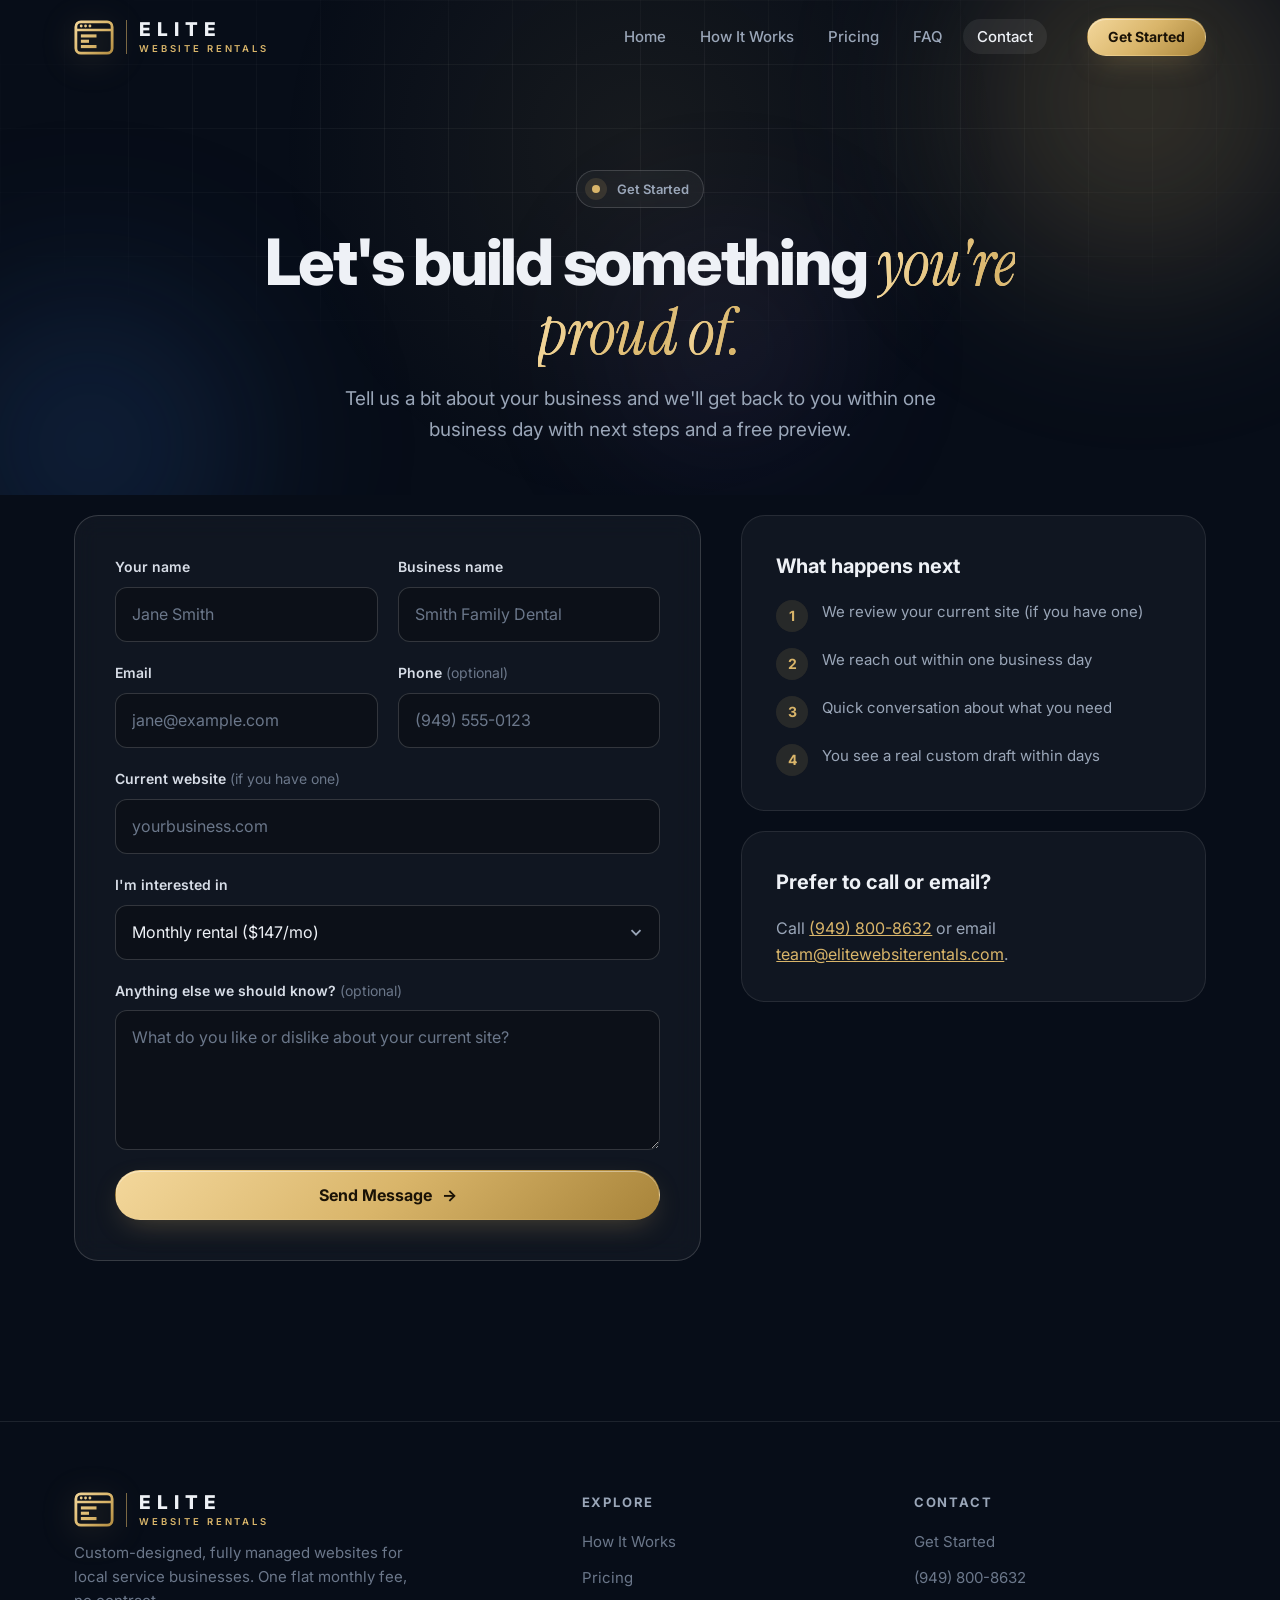
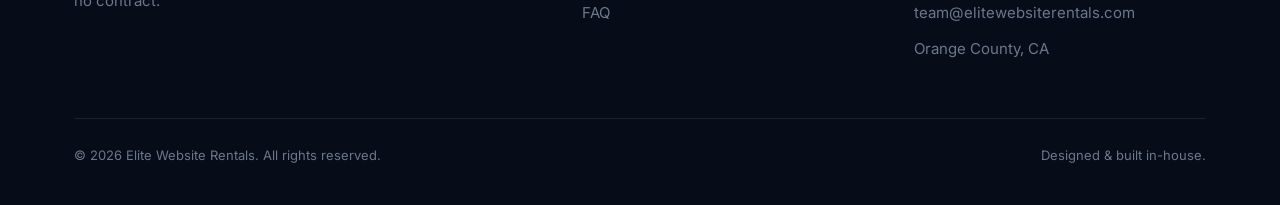
<file: contact.html>
<!doctype html>
<html lang="en">
<head>
<meta charset="UTF-8">
<meta name="viewport" content="width=device-width, initial-scale=1.0">
<title>Contact | Elite Website Rentals</title>
<meta name="description" content="Get in touch with Elite Website Rentals about a custom website for your business.">
<meta name="theme-color" content="#070d18">
<meta property="og:title" content="Contact | Elite Website Rentals">
<meta property="og:description" content="Get in touch with Elite Website Rentals about a custom website for your business.">
<link rel="icon" href="data:image/svg+xml,%3Csvg xmlns='http://www.w3.org/2000/svg' viewBox='0 0 64 64'%3E%3Crect width='64' height='64' rx='14' fill='%23070d18'/%3E%3Cg transform='translate(6 9) scale(.8125)' fill='none'%3E%3Crect x='3' y='3' width='58' height='50' rx='8' stroke='%23d9b56a' stroke-width='5'/%3E%3Cpath d='M3 16h58' stroke='%23d9b56a' stroke-width='4.5'/%3E%3Cg fill='%23d9b56a'%3E%3Ccircle cx='11.5' cy='9.6' r='2.5'/%3E%3Ccircle cx='18.5' cy='9.6' r='2.5'/%3E%3Ccircle cx='25.5' cy='9.6' r='2.5'/%3E%3Crect x='11' y='23' width='25' height='5.5'/%3E%3Crect x='11' y='31.5' width='13' height='5.5'/%3E%3Crect x='11' y='40' width='25' height='5.5'/%3E%3C/g%3E%3C/g%3E%3C/svg%3E">
<link rel="preconnect" href="https://fonts.googleapis.com">
<link rel="preconnect" href="https://fonts.gstatic.com" crossorigin>
<link href="https://fonts.googleapis.com/css2?family=Inter:wght@400;500;600;700;800;900&family=Instrument+Serif:ital@0;1&display=swap" rel="stylesheet">
<link rel="stylesheet" href="styles.css">
<script type="application/ld+json">{"@context":"https://schema.org","@type":"ProfessionalService","name":"Elite Website Rentals","url":"https://elitewebsiterentals.com","telephone":"+1-949-800-8632","email":"team@elitewebsiterentals.com","logo":"https://elitewebsiterentals.com/brand/icon-512.png","image":"https://elitewebsiterentals.com/brand/profile-square.png","areaServed":"Orange County, CA","priceRange":"$$"}</script>
</head>
<body>

<header class="site">
  <div class="nav-wrap">
    <a href="index.html" class="logo" aria-label="Elite Website Rentals home"><svg class="logo-mark" viewBox="0 0 64 56" fill="none" aria-hidden="true"><defs><linearGradient id="lg" gradientUnits="userSpaceOnUse" x1="0" y1="0" x2="64" y2="56"><stop offset="0" stop-color="#f3d79b"/><stop offset=".55" stop-color="#d9b56a"/><stop offset="1" stop-color="#b08a3e"/></linearGradient></defs><rect x="3" y="3" width="58" height="50" rx="8" stroke="url(#lg)" stroke-width="4.5"/><path d="M3 16h58" stroke="url(#lg)" stroke-width="4"/><g fill="url(#lg)"><circle cx="11.5" cy="9.6" r="2.3"/><circle cx="18.5" cy="9.6" r="2.3"/><circle cx="25.5" cy="9.6" r="2.3"/><rect x="11" y="23" width="25" height="5"/><rect x="11" y="31.5" width="13" height="5"/><rect x="11" y="40" width="25" height="5"/></g></svg><span class="logo-text"><b>ELITE</b><small>WEBSITE RENTALS</small></span></a>
    <nav class="main" aria-label="Main">
      <ul>
        <li><a href="index.html">Home</a></li>
        <li><a href="how-it-works.html">How It Works</a></li>
        <li><a href="pricing.html">Pricing</a></li>
        <li><a href="faq.html">FAQ</a></li>
        <li><a href="contact.html" class="active">Contact</a></li>
      </ul>
      <a href="contact.html" class="btn btn-primary mobile-cta">Get Your Free Preview <span class="arrow">→</span></a>
    </nav>
    <a href="contact.html" class="btn btn-primary btn-sm nav-cta">Get Started</a>
    <button class="menu-btn" aria-label="Menu" aria-expanded="false"><span></span><span></span><span></span></button>
  </div>
</header>
<main>
<section class="page-hero" style="padding-bottom:50px;">
  <div class="fx"><div class="grid-bg"></div><div class="orb o1"></div><div class="orb o2"></div><div class="orb o3"></div><div class="spotlight"></div></div>
  <div class="container">
    <span class="pill reveal in"><span class="dot"></span>Get Started</span>
    <h1 data-split>Let's build something <span class="serif grad-text">you're proud of.</span></h1>
    <p class="lead reveal" style="--d:400ms">Tell us a bit about your business and we'll get back to you within one business day with next steps and a free preview.</p>
  </div>
</section>

<section style="padding-top:20px;">
  <div class="container contact-grid">
    <form class="contact reveal" id="contact-form" novalidate>
      <div class="field-row">
        <div class="field"><label for="name">Your name</label><input id="name" name="name" autocomplete="name" placeholder="Jane Smith" required></div>
        <div class="field"><label for="business">Business name</label><input id="business" name="business" autocomplete="organization" placeholder="Smith Family Dental" required></div>
      </div>
      <div class="field-row">
        <div class="field"><label for="email">Email</label><input id="email" name="email" type="email" autocomplete="email" placeholder="jane@example.com" required></div>
        <div class="field"><label for="phone">Phone <span class="opt">(optional)</span></label><input id="phone" name="phone" type="tel" autocomplete="tel" placeholder="(949) 555-0123"></div>
      </div>
      <div class="field"><label for="website">Current website <span class="opt">(if you have one)</span></label><input id="website" name="website" placeholder="yourbusiness.com"></div>
      <div class="field">
        <label for="interest">I'm interested in</label>
        <select id="interest" name="interest">
          <option>Monthly rental ($147/mo)</option>
          <option>Full buyout ($2,500)</option>
          <option>Not sure yet</option>
        </select>
      </div>
      <div class="field"><label for="message">Anything else we should know? <span class="opt">(optional)</span></label><textarea id="message" name="message" placeholder="What do you like or dislike about your current site?"></textarea></div>
      <div class="hp" aria-hidden="true"><label for="company_url">Leave this empty</label><input id="company_url" name="company_url" tabindex="-1" autocomplete="off"></div>
      <div class="form-status" id="form-status" role="status"></div>
      <button type="submit" class="btn btn-primary btn-block" id="submit-btn">Send Message <span class="arrow">→</span></button>
    </form>

    <aside class="side">
      <div class="side-card reveal" style="--d:120ms">
        <h3>What happens next</h3>
        <ol>
          <li>We review your current site (if you have one)</li>
          <li>We reach out within one business day</li>
          <li>Quick conversation about what you need</li>
          <li>You see a real custom draft within days</li>
        </ol>
      </div>
      <div class="side-card reveal" style="--d:220ms">
        <h3>Prefer to call or email?</h3>
        <p style="color:var(--muted)">Call <a href="tel:+19498008632">(949) 800-8632</a> or email <a href="mailto:team@elitewebsiterentals.com">team@elitewebsiterentals.com</a>.</p>
      </div>
    </aside>
  </div>
</section>
</main>
<footer class="site">
  <div class="container">
    <div class="foot-grid">
      <div>
        <a href="index.html" class="logo" aria-label="Elite Website Rentals home"><svg class="logo-mark" viewBox="0 0 64 56" fill="none" aria-hidden="true"><defs><linearGradient id="lg" gradientUnits="userSpaceOnUse" x1="0" y1="0" x2="64" y2="56"><stop offset="0" stop-color="#f3d79b"/><stop offset=".55" stop-color="#d9b56a"/><stop offset="1" stop-color="#b08a3e"/></linearGradient></defs><rect x="3" y="3" width="58" height="50" rx="8" stroke="url(#lg)" stroke-width="4.5"/><path d="M3 16h58" stroke="url(#lg)" stroke-width="4"/><g fill="url(#lg)"><circle cx="11.5" cy="9.6" r="2.3"/><circle cx="18.5" cy="9.6" r="2.3"/><circle cx="25.5" cy="9.6" r="2.3"/><rect x="11" y="23" width="25" height="5"/><rect x="11" y="31.5" width="13" height="5"/><rect x="11" y="40" width="25" height="5"/></g></svg><span class="logo-text"><b>ELITE</b><small>WEBSITE RENTALS</small></span></a>
        <p>Custom-designed, fully managed websites for local service businesses. One flat monthly fee, no contract.</p>
      </div>
      <div>
        <h4>Explore</h4>
        <ul>
          <li><a href="how-it-works.html">How It Works</a></li>
          <li><a href="pricing.html">Pricing</a></li>
          <li><a href="faq.html">FAQ</a></li>
        </ul>
      </div>
      <div>
        <h4>Contact</h4>
        <ul>
          <li><a href="contact.html">Get Started</a></li>
          <li><a href="tel:+19498008632">(949) 800-8632</a></li>
          <li><a href="mailto:team@elitewebsiterentals.com">team@elitewebsiterentals.com</a></li>
          <li><a href="#" style="pointer-events:none">Orange County, CA</a></li>
        </ul>
      </div>
    </div>
    <div class="foot-bottom">
      <span>&copy; <span id="year"></span> Elite Website Rentals. All rights reserved.</span>
      <span>Designed &amp; built in-house.</span>
    </div>
  </div>
</footer>
<script src="main.js"></script>
<script>
(function () {
  var form = document.getElementById('contact-form');
  var status = document.getElementById('form-status');
  var btn = document.getElementById('submit-btn');
  var label = btn.innerHTML;

  function show(kind, html) { status.className = 'form-status ' + kind; status.innerHTML = html; }

  function mailtoFallback(d) {
    var body = 'Name: ' + d.name + '\nBusiness: ' + d.business + '\nEmail: ' + d.email +
      '\nPhone: ' + (d.phone || '') + '\nCurrent website: ' + (d.website || '') +
      '\nInterested in: ' + d.interest + '\n\n' + (d.message || '');
    return 'mailto:team@elitewebsiterentals.com?subject=' + encodeURIComponent('Website inquiry: ' + d.business) +
      '&body=' + encodeURIComponent(body);
  }

  form.addEventListener('submit', function (e) {
    e.preventDefault();
    var d = Object.fromEntries(new FormData(form).entries());
    if (!d.name || !d.business || !d.email || !/^[^\s@]+@[^\s@]+\.[^\s@]+$/.test(d.email)) {
      show('err', 'Please fill in your name, business name, and a valid email.');
      return;
    }
    btn.disabled = true; btn.textContent = 'Sending...';
    fetch('/api/contact', { method: 'POST', headers: { 'Content-Type': 'application/json' }, body: JSON.stringify(d) })
      .then(function (r) { if (!r.ok) throw new Error(r.status); return r.json(); })
      .then(function () {
        form.reset();
        show('ok', "Thanks! We got your message and will be in touch within one business day.");
        btn.textContent = 'Sent ✓';
      })
      .catch(function () {
        show('err', 'Sorry, something went wrong sending your message. <a href="' + mailtoFallback(d) +
          '">Click here to send it by email instead</a>, or write to team@elitewebsiterentals.com.');
        btn.disabled = false; btn.innerHTML = label;
      });
  });
})();
</script>
</body>
</html>
</file>
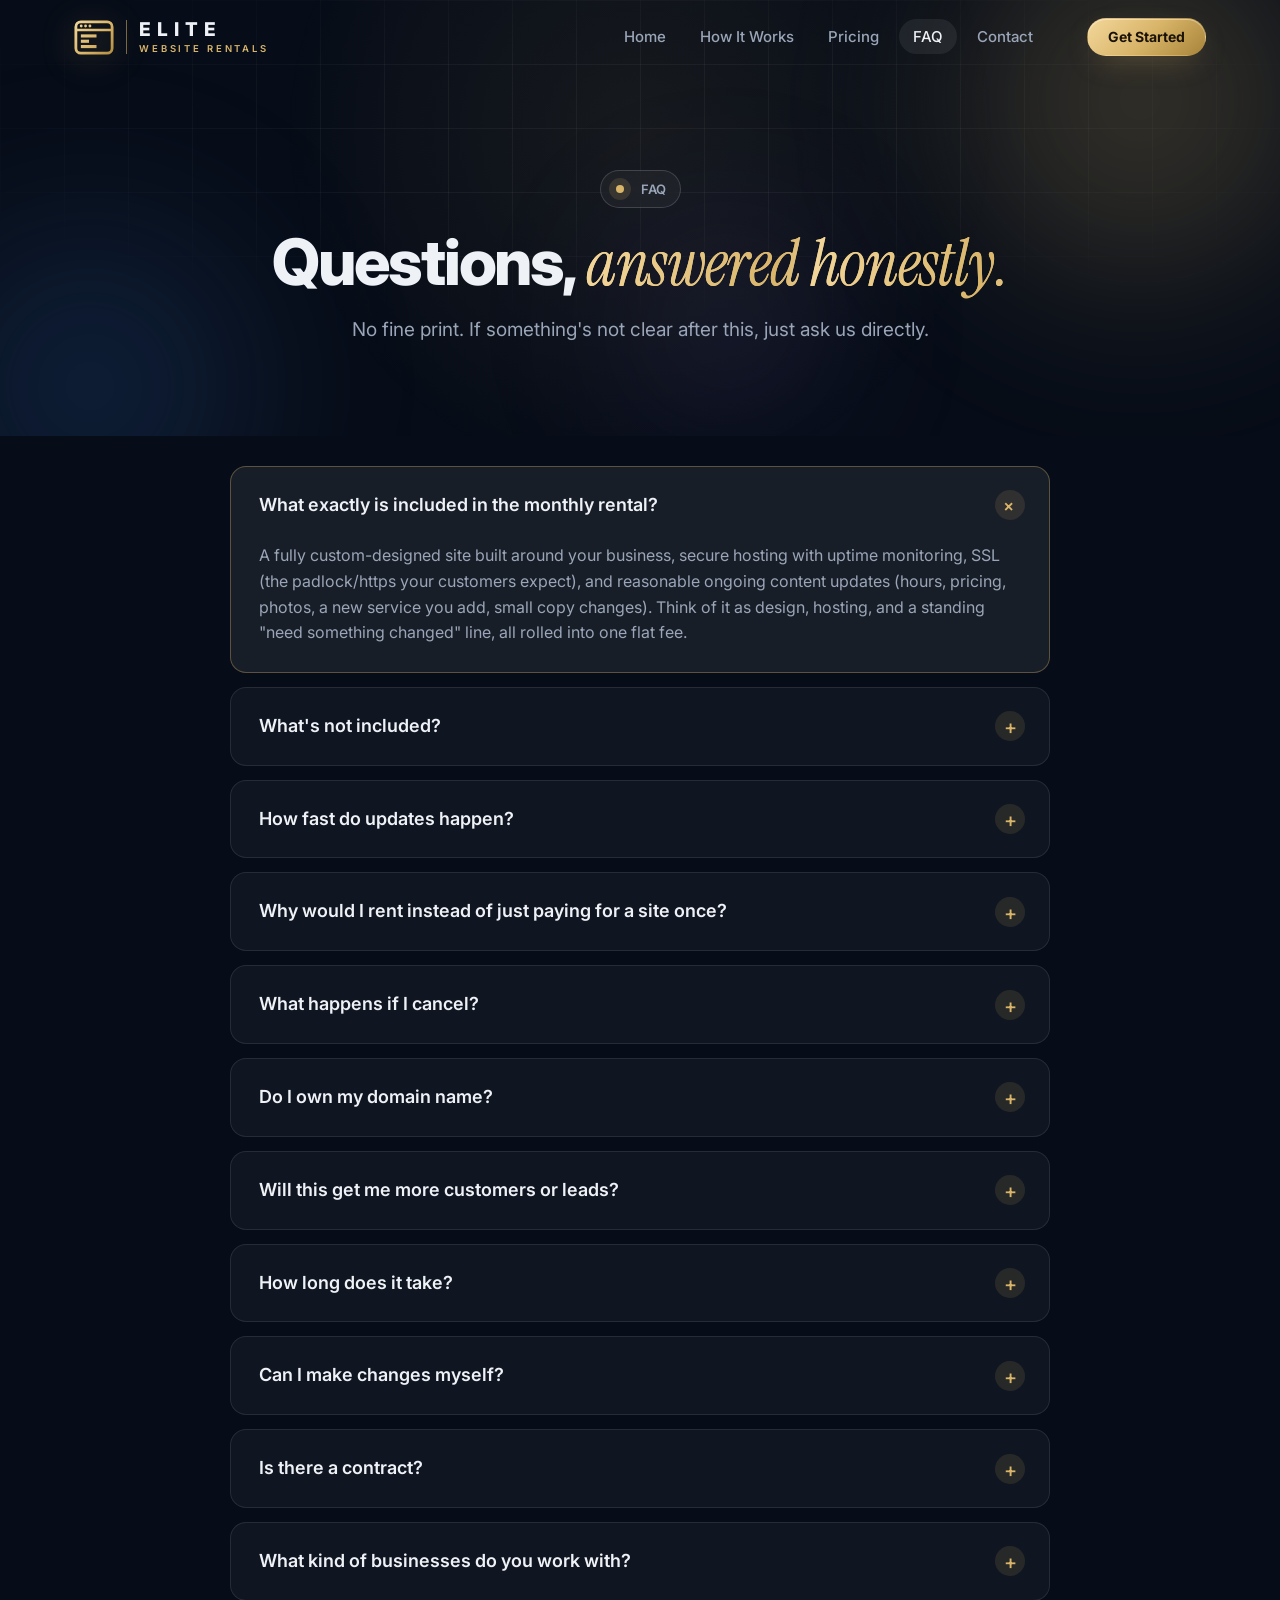
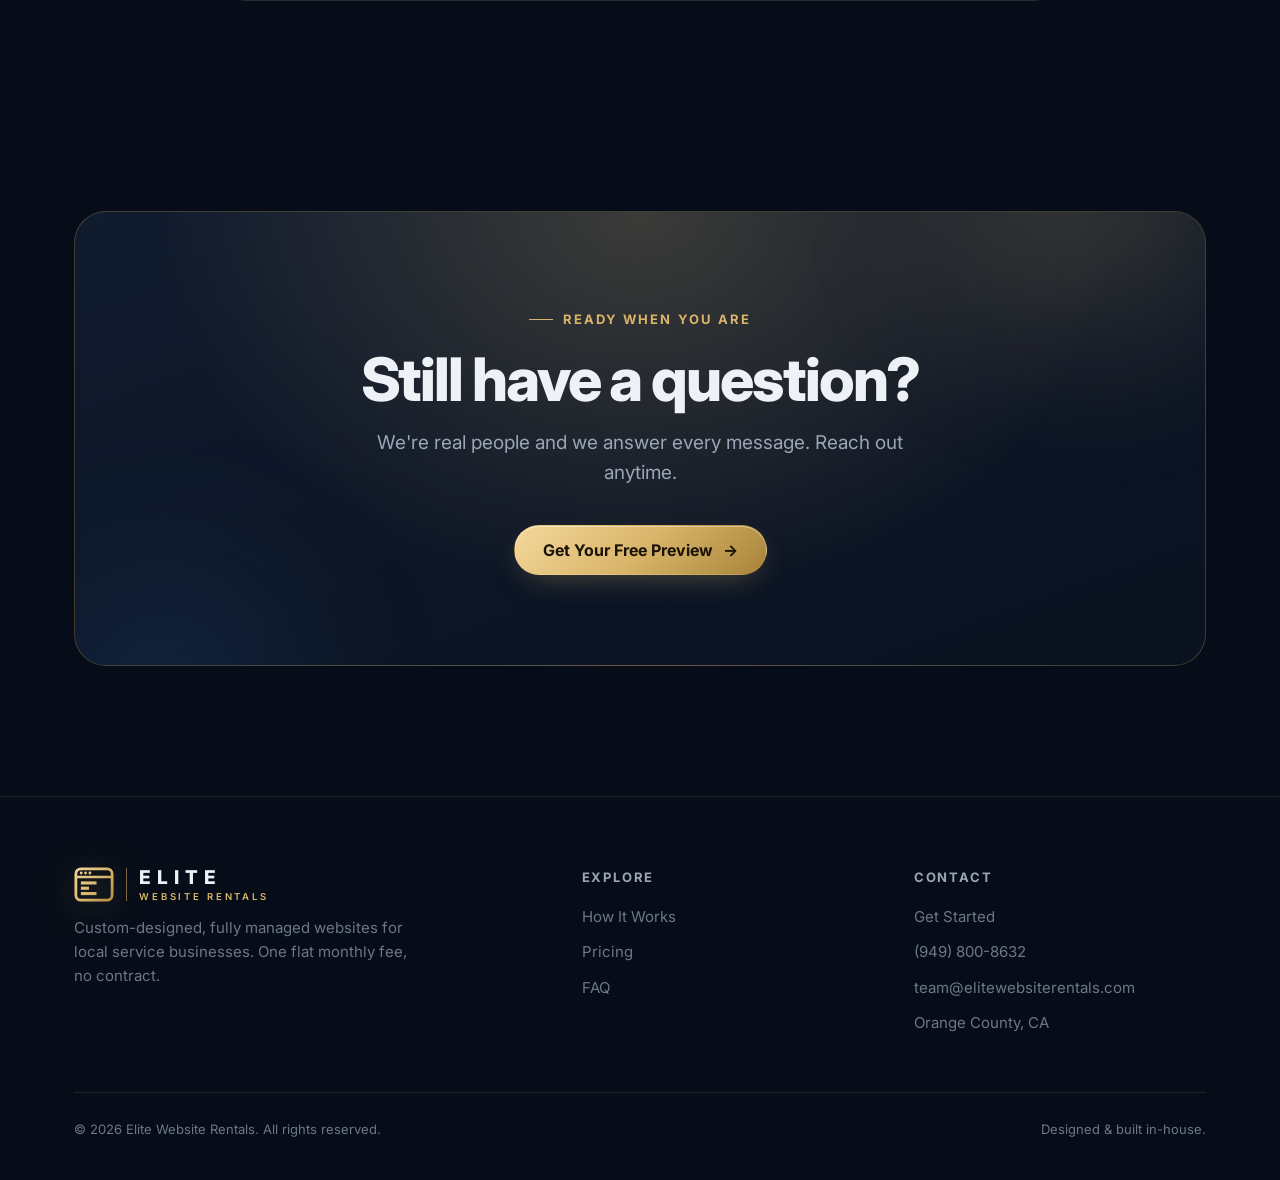
<file: faq.html>
<!doctype html>
<html lang="en">
<head>
<meta charset="UTF-8">
<meta name="viewport" content="width=device-width, initial-scale=1.0">
<title>FAQ | Elite Website Rentals</title>
<meta name="description" content="Common questions about renting a website from Elite Website Rentals, what happens if you cancel, and how the buyout option works.">
<meta name="theme-color" content="#070d18">
<meta property="og:title" content="FAQ | Elite Website Rentals">
<meta property="og:description" content="Common questions about renting a website from Elite Website Rentals, what happens if you cancel, and how the buyout option works.">
<link rel="icon" href="data:image/svg+xml,%3Csvg xmlns='http://www.w3.org/2000/svg' viewBox='0 0 64 64'%3E%3Crect width='64' height='64' rx='14' fill='%23070d18'/%3E%3Cg transform='translate(6 9) scale(.8125)' fill='none'%3E%3Crect x='3' y='3' width='58' height='50' rx='8' stroke='%23d9b56a' stroke-width='5'/%3E%3Cpath d='M3 16h58' stroke='%23d9b56a' stroke-width='4.5'/%3E%3Cg fill='%23d9b56a'%3E%3Ccircle cx='11.5' cy='9.6' r='2.5'/%3E%3Ccircle cx='18.5' cy='9.6' r='2.5'/%3E%3Ccircle cx='25.5' cy='9.6' r='2.5'/%3E%3Crect x='11' y='23' width='25' height='5.5'/%3E%3Crect x='11' y='31.5' width='13' height='5.5'/%3E%3Crect x='11' y='40' width='25' height='5.5'/%3E%3C/g%3E%3C/g%3E%3C/svg%3E">
<link rel="preconnect" href="https://fonts.googleapis.com">
<link rel="preconnect" href="https://fonts.gstatic.com" crossorigin>
<link href="https://fonts.googleapis.com/css2?family=Inter:wght@400;500;600;700;800;900&family=Instrument+Serif:ital@0;1&display=swap" rel="stylesheet">
<link rel="stylesheet" href="styles.css">
<script type="application/ld+json">{"@context":"https://schema.org","@type":"ProfessionalService","name":"Elite Website Rentals","url":"https://elitewebsiterentals.com","telephone":"+1-949-800-8632","email":"team@elitewebsiterentals.com","logo":"https://elitewebsiterentals.com/brand/icon-512.png","image":"https://elitewebsiterentals.com/brand/profile-square.png","areaServed":"Orange County, CA","priceRange":"$$"}</script>
</head>
<body>

<header class="site">
  <div class="nav-wrap">
    <a href="index.html" class="logo" aria-label="Elite Website Rentals home"><svg class="logo-mark" viewBox="0 0 64 56" fill="none" aria-hidden="true"><defs><linearGradient id="lg" gradientUnits="userSpaceOnUse" x1="0" y1="0" x2="64" y2="56"><stop offset="0" stop-color="#f3d79b"/><stop offset=".55" stop-color="#d9b56a"/><stop offset="1" stop-color="#b08a3e"/></linearGradient></defs><rect x="3" y="3" width="58" height="50" rx="8" stroke="url(#lg)" stroke-width="4.5"/><path d="M3 16h58" stroke="url(#lg)" stroke-width="4"/><g fill="url(#lg)"><circle cx="11.5" cy="9.6" r="2.3"/><circle cx="18.5" cy="9.6" r="2.3"/><circle cx="25.5" cy="9.6" r="2.3"/><rect x="11" y="23" width="25" height="5"/><rect x="11" y="31.5" width="13" height="5"/><rect x="11" y="40" width="25" height="5"/></g></svg><span class="logo-text"><b>ELITE</b><small>WEBSITE RENTALS</small></span></a>
    <nav class="main" aria-label="Main">
      <ul>
        <li><a href="index.html">Home</a></li>
        <li><a href="how-it-works.html">How It Works</a></li>
        <li><a href="pricing.html">Pricing</a></li>
        <li><a href="faq.html" class="active">FAQ</a></li>
        <li><a href="contact.html">Contact</a></li>
      </ul>
      <a href="contact.html" class="btn btn-primary mobile-cta">Get Your Free Preview <span class="arrow">→</span></a>
    </nav>
    <a href="contact.html" class="btn btn-primary btn-sm nav-cta">Get Started</a>
    <button class="menu-btn" aria-label="Menu" aria-expanded="false"><span></span><span></span><span></span></button>
  </div>
</header>
<main>
<section class="page-hero">
  <div class="fx"><div class="grid-bg"></div><div class="orb o1"></div><div class="orb o2"></div><div class="orb o3"></div><div class="spotlight"></div></div>
  <div class="container">
    <span class="pill reveal in"><span class="dot"></span>FAQ</span>
    <h1 data-split>Questions, <span class="serif grad-text">answered honestly.</span></h1>
    <p class="lead reveal" style="--d:400ms">No fine print. If something's not clear after this, just ask us directly.</p>
  </div>
</section>

<section style="padding-top:30px;">
  <div class="container">
    <div class="faq">
      <details class="reveal" open><summary>What exactly is included in the monthly rental?</summary><div class="answer">A fully custom-designed site built around your business, secure hosting with uptime monitoring, SSL (the padlock/https your customers expect), and reasonable ongoing content updates (hours, pricing, photos, a new service you add, small copy changes). Think of it as design, hosting, and a standing "need something changed" line, all rolled into one flat fee.</div></details>
      <details class="reveal"><summary>What's not included?</summary><div class="answer">Large-scale rebuilds (turning a one-page site into a full e-commerce store, for example), stock photography licensing if you want specific paid images, and we don't offer SEO, ads, or lead-generation services. If a request is outside normal updates, we'll tell you plainly rather than quietly charging extra.</div></details>
      <details class="reveal"><summary>How fast do updates happen?</summary><div class="answer">Most small content updates are turned around within a couple of business days. Bigger change requests take a bit longer depending on scope, we'll always give you a timeframe upfront.</div></details>
      <details class="reveal"><summary>Why would I rent instead of just paying for a site once?</summary><div class="answer">Lower upfront cost, and your site is actively maintained for you going forward. If a plugin breaks, your hosting lapses, or you need a small content update, that's on us, not something you have to find a developer for every time it comes up.</div></details>
      <details class="reveal"><summary>What happens if I cancel?</summary><div class="answer">The rented site comes down once your subscription ends, the same way canceling any other software subscription works. If you buy the full buyout option instead, you own the code and the site forever, with nothing to cancel.</div></details>
      <details class="reveal"><summary>Do I own my domain name?</summary><div class="answer">Yes, always. You register and own your own domain (like yourbusiness.com) through whatever registrar you choose. We simply point it at your site. Your domain is never tied to us.</div></details>
      <details class="reveal"><summary>Will this get me more customers or leads?</summary><div class="answer">We're straightforward about this: we don't promise more traffic, leads, or marketing results. This is about giving you a website that looks as professional and credible as your actual business is, so you stop losing trust before someone even calls you.</div></details>
      <details class="reveal"><summary>How long does it take?</summary><div class="answer">You'll typically see a real first draft within a few business days of getting started. From there, revisions happen quickly based on your feedback.</div></details>
      <details class="reveal"><summary>Can I make changes myself?</summary><div class="answer">Under the rental plan, we handle updates for you. The easiest way to request one: record a quick screen share with your voice (we recommend the free tool Loom) walking through exactly what you want changed, and send us the link. It takes less time than writing an email and we get it right the first time more often. Typing it up works too, whatever's easiest for you. If you choose the full buyout, the site and code are entirely yours to edit however you like.</div></details>
      <details class="reveal"><summary>Is there a contract?</summary><div class="answer">No. The rental plan is month-to-month. Cancel anytime, no penalty, no multi-year lock-in.</div></details>
      <details class="reveal"><summary>What kind of businesses do you work with?</summary><div class="answer">Mostly local service-based businesses: dental and medical practices, law firms, contractors, HVAC companies, veterinary clinics, chiropractors, boutique fitness studios, architects, and interior designers. If that's not quite you, reach out anyway, we can tell you honestly if it's a fit.</div></details>
    </div>
  </div>
</section>

<section class="tight">
  <div class="container">
    <div class="cta reveal-scale">
      <div class="fx"><div class="orb o1"></div><div class="orb o2"></div></div>
      <span class="eyebrow">Ready when you are</span>
      <h2 style="margin-top:18px;">Still have a question?</h2>
      <p>We're real people and we answer every message. Reach out anytime.</p>
      <a href="contact.html" class="btn btn-primary">Get Your Free Preview <span class="arrow">→</span></a>
    </div>
  </div>
</section>
</main>
<footer class="site">
  <div class="container">
    <div class="foot-grid">
      <div>
        <a href="index.html" class="logo" aria-label="Elite Website Rentals home"><svg class="logo-mark" viewBox="0 0 64 56" fill="none" aria-hidden="true"><defs><linearGradient id="lg" gradientUnits="userSpaceOnUse" x1="0" y1="0" x2="64" y2="56"><stop offset="0" stop-color="#f3d79b"/><stop offset=".55" stop-color="#d9b56a"/><stop offset="1" stop-color="#b08a3e"/></linearGradient></defs><rect x="3" y="3" width="58" height="50" rx="8" stroke="url(#lg)" stroke-width="4.5"/><path d="M3 16h58" stroke="url(#lg)" stroke-width="4"/><g fill="url(#lg)"><circle cx="11.5" cy="9.6" r="2.3"/><circle cx="18.5" cy="9.6" r="2.3"/><circle cx="25.5" cy="9.6" r="2.3"/><rect x="11" y="23" width="25" height="5"/><rect x="11" y="31.5" width="13" height="5"/><rect x="11" y="40" width="25" height="5"/></g></svg><span class="logo-text"><b>ELITE</b><small>WEBSITE RENTALS</small></span></a>
        <p>Custom-designed, fully managed websites for local service businesses. One flat monthly fee, no contract.</p>
      </div>
      <div>
        <h4>Explore</h4>
        <ul>
          <li><a href="how-it-works.html">How It Works</a></li>
          <li><a href="pricing.html">Pricing</a></li>
          <li><a href="faq.html">FAQ</a></li>
        </ul>
      </div>
      <div>
        <h4>Contact</h4>
        <ul>
          <li><a href="contact.html">Get Started</a></li>
          <li><a href="tel:+19498008632">(949) 800-8632</a></li>
          <li><a href="mailto:team@elitewebsiterentals.com">team@elitewebsiterentals.com</a></li>
          <li><a href="#" style="pointer-events:none">Orange County, CA</a></li>
        </ul>
      </div>
    </div>
    <div class="foot-bottom">
      <span>&copy; <span id="year"></span> Elite Website Rentals. All rights reserved.</span>
      <span>Designed &amp; built in-house.</span>
    </div>
  </div>
</footer>
<script src="main.js"></script>
</body>
</html>
</file>
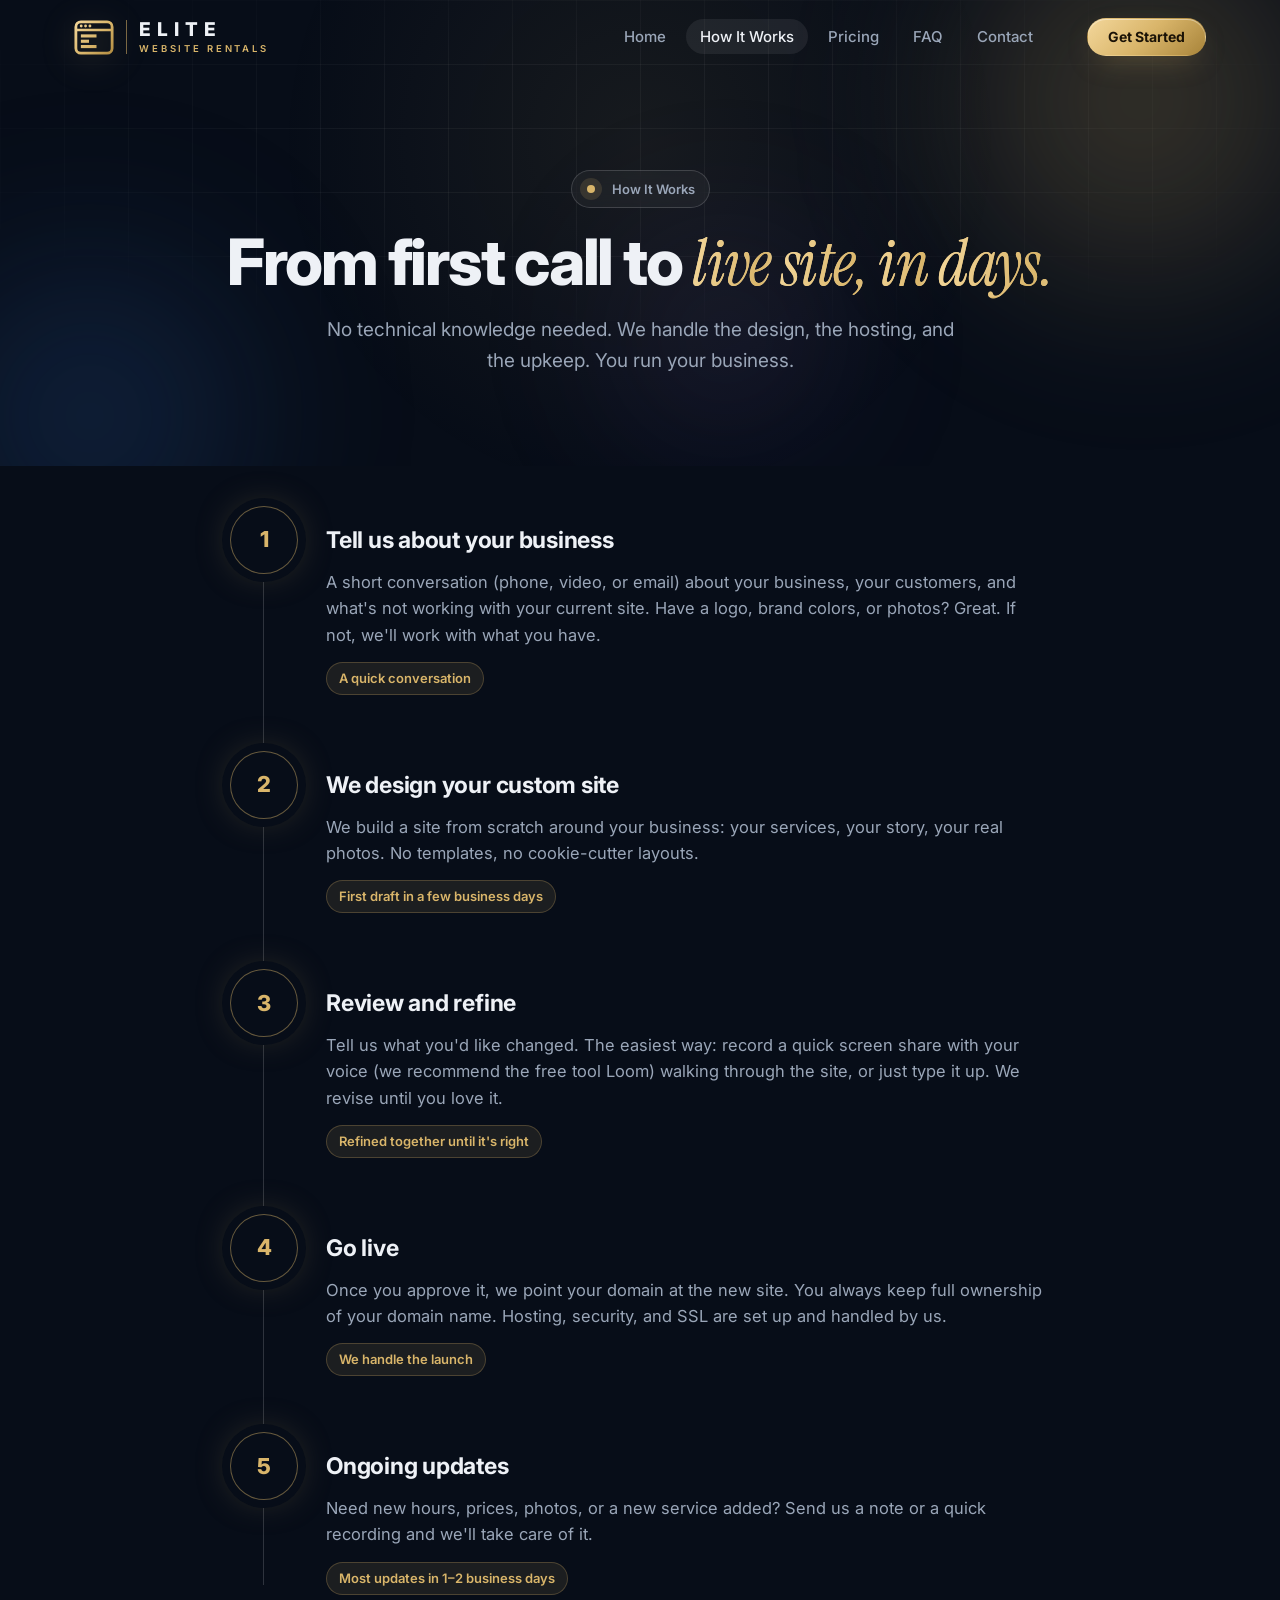
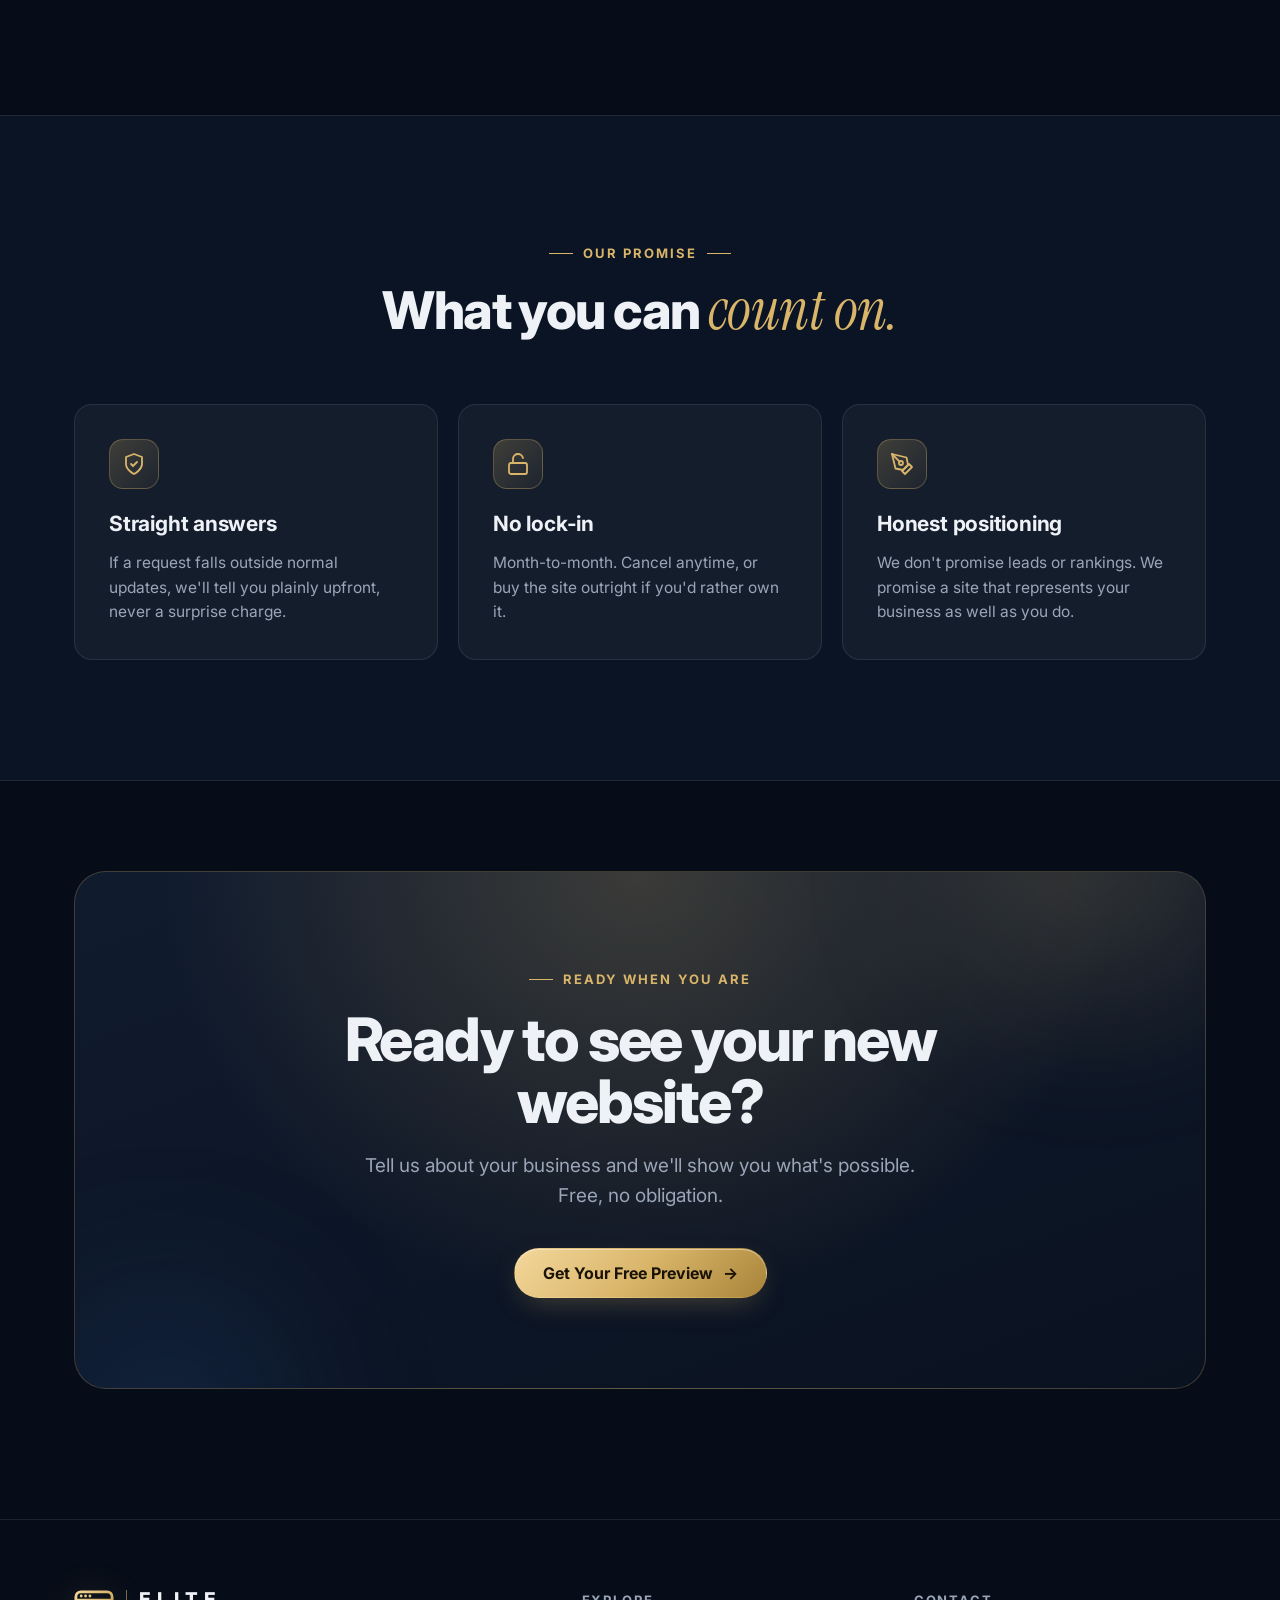
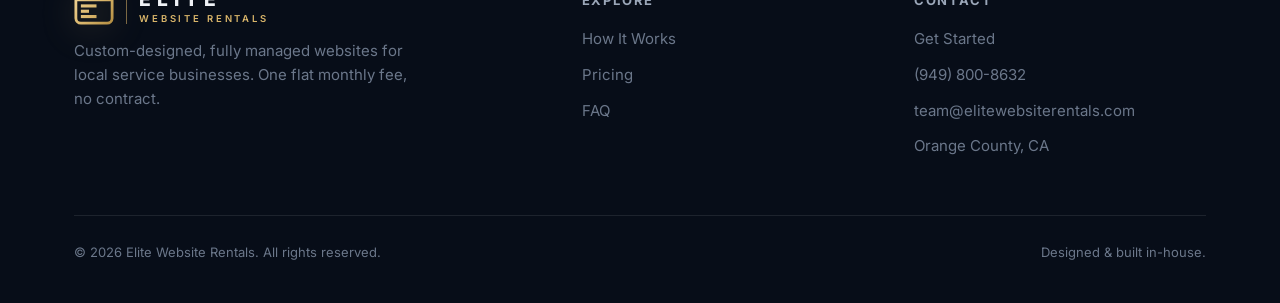
<file: how-it-works.html>
<!doctype html>
<html lang="en">
<head>
<meta charset="UTF-8">
<meta name="viewport" content="width=device-width, initial-scale=1.0">
<title>How It Works | Elite Website Rentals</title>
<meta name="description" content="How renting a custom website from Elite Website Rentals works, from first conversation to live site and ongoing updates.">
<meta name="theme-color" content="#070d18">
<meta property="og:title" content="How It Works | Elite Website Rentals">
<meta property="og:description" content="How renting a custom website from Elite Website Rentals works, from first conversation to live site and ongoing updates.">
<link rel="icon" href="data:image/svg+xml,%3Csvg xmlns='http://www.w3.org/2000/svg' viewBox='0 0 64 64'%3E%3Crect width='64' height='64' rx='14' fill='%23070d18'/%3E%3Cg transform='translate(6 9) scale(.8125)' fill='none'%3E%3Crect x='3' y='3' width='58' height='50' rx='8' stroke='%23d9b56a' stroke-width='5'/%3E%3Cpath d='M3 16h58' stroke='%23d9b56a' stroke-width='4.5'/%3E%3Cg fill='%23d9b56a'%3E%3Ccircle cx='11.5' cy='9.6' r='2.5'/%3E%3Ccircle cx='18.5' cy='9.6' r='2.5'/%3E%3Ccircle cx='25.5' cy='9.6' r='2.5'/%3E%3Crect x='11' y='23' width='25' height='5.5'/%3E%3Crect x='11' y='31.5' width='13' height='5.5'/%3E%3Crect x='11' y='40' width='25' height='5.5'/%3E%3C/g%3E%3C/g%3E%3C/svg%3E">
<link rel="preconnect" href="https://fonts.googleapis.com">
<link rel="preconnect" href="https://fonts.gstatic.com" crossorigin>
<link href="https://fonts.googleapis.com/css2?family=Inter:wght@400;500;600;700;800;900&family=Instrument+Serif:ital@0;1&display=swap" rel="stylesheet">
<link rel="stylesheet" href="styles.css">
<script type="application/ld+json">{"@context":"https://schema.org","@type":"ProfessionalService","name":"Elite Website Rentals","url":"https://elitewebsiterentals.com","telephone":"+1-949-800-8632","email":"team@elitewebsiterentals.com","logo":"https://elitewebsiterentals.com/brand/icon-512.png","image":"https://elitewebsiterentals.com/brand/profile-square.png","areaServed":"Orange County, CA","priceRange":"$$"}</script>
</head>
<body>

<header class="site">
  <div class="nav-wrap">
    <a href="index.html" class="logo" aria-label="Elite Website Rentals home"><svg class="logo-mark" viewBox="0 0 64 56" fill="none" aria-hidden="true"><defs><linearGradient id="lg" gradientUnits="userSpaceOnUse" x1="0" y1="0" x2="64" y2="56"><stop offset="0" stop-color="#f3d79b"/><stop offset=".55" stop-color="#d9b56a"/><stop offset="1" stop-color="#b08a3e"/></linearGradient></defs><rect x="3" y="3" width="58" height="50" rx="8" stroke="url(#lg)" stroke-width="4.5"/><path d="M3 16h58" stroke="url(#lg)" stroke-width="4"/><g fill="url(#lg)"><circle cx="11.5" cy="9.6" r="2.3"/><circle cx="18.5" cy="9.6" r="2.3"/><circle cx="25.5" cy="9.6" r="2.3"/><rect x="11" y="23" width="25" height="5"/><rect x="11" y="31.5" width="13" height="5"/><rect x="11" y="40" width="25" height="5"/></g></svg><span class="logo-text"><b>ELITE</b><small>WEBSITE RENTALS</small></span></a>
    <nav class="main" aria-label="Main">
      <ul>
        <li><a href="index.html">Home</a></li>
        <li><a href="how-it-works.html" class="active">How It Works</a></li>
        <li><a href="pricing.html">Pricing</a></li>
        <li><a href="faq.html">FAQ</a></li>
        <li><a href="contact.html">Contact</a></li>
      </ul>
      <a href="contact.html" class="btn btn-primary mobile-cta">Get Your Free Preview <span class="arrow">→</span></a>
    </nav>
    <a href="contact.html" class="btn btn-primary btn-sm nav-cta">Get Started</a>
    <button class="menu-btn" aria-label="Menu" aria-expanded="false"><span></span><span></span><span></span></button>
  </div>
</header>
<main>
<section class="page-hero">
  <div class="fx"><div class="grid-bg"></div><div class="orb o1"></div><div class="orb o2"></div><div class="orb o3"></div><div class="spotlight"></div></div>
  <div class="container">
    <span class="pill reveal in"><span class="dot"></span>How It Works</span>
    <h1 data-split>From first call to <span class="serif grad-text">live site, in days.</span></h1>
    <p class="lead reveal" style="--d:400ms">No technical knowledge needed. We handle the design, the hosting, and the upkeep. You run your business.</p>
  </div>
</section>

<section style="padding-top:40px;">
  <div class="container">
    <div class="timeline"><div class="progress"></div>
      <div class="t-item reveal"><div class="step-num">1</div><div><h3>Tell us about your business</h3><p>A short conversation (phone, video, or email) about your business, your customers, and what's not working with your current site. Have a logo, brand colors, or photos? Great. If not, we'll work with what you have.</p><span class="tag">A quick conversation</span></div></div>
      <div class="t-item reveal"><div class="step-num">2</div><div><h3>We design your custom site</h3><p>We build a site from scratch around your business: your services, your story, your real photos. No templates, no cookie-cutter layouts.</p><span class="tag">First draft in a few business days</span></div></div>
      <div class="t-item reveal"><div class="step-num">3</div><div><h3>Review and refine</h3><p>Tell us what you'd like changed. The easiest way: record a quick screen share with your voice (we recommend the free tool Loom) walking through the site, or just type it up. We revise until you love it.</p><span class="tag">Refined together until it's right</span></div></div>
      <div class="t-item reveal"><div class="step-num">4</div><div><h3>Go live</h3><p>Once you approve it, we point your domain at the new site. You always keep full ownership of your domain name. Hosting, security, and SSL are set up and handled by us.</p><span class="tag">We handle the launch</span></div></div>
      <div class="t-item reveal"><div class="step-num">5</div><div><h3>Ongoing updates</h3><p>Need new hours, prices, photos, or a new service added? Send us a note or a quick recording and we'll take care of it.</p><span class="tag">Most updates in 1–2 business days</span></div></div>
    </div>
  </div>
</section>

<section style="background:var(--bg-2); border-top:1px solid var(--line); border-bottom:1px solid var(--line);">
  <div class="container">
    <div class="section-head center reveal">
      <span class="eyebrow">Our promise</span>
      <h2 class="title">What you can <span class="serif gold">count on.</span></h2>
    </div>
    <div class="bento">
      <div class="card span-2 reveal"><div class="ico"><svg viewBox="0 0 24 24" fill="none" stroke="currentColor" stroke-width="1.8" stroke-linecap="round" stroke-linejoin="round"><path d="M12 22s8-4 8-10V5l-8-3-8 3v7c0 6 8 10 8 10z"/><path d="M9 12l2 2 4-4"/></svg></div><h3>Straight answers</h3><p>If a request falls outside normal updates, we'll tell you plainly upfront, never a surprise charge.</p></div>
      <div class="card span-2 reveal" style="--d:100ms"><div class="ico"><svg viewBox="0 0 24 24" fill="none" stroke="currentColor" stroke-width="1.8" stroke-linecap="round" stroke-linejoin="round"><rect x="3" y="11" width="18" height="11" rx="2"/><path d="M7 11V7a5 5 0 019.9-1"/></svg></div><h3>No lock-in</h3><p>Month-to-month. Cancel anytime, or buy the site outright if you'd rather own it.</p></div>
      <div class="card span-2 reveal" style="--d:200ms"><div class="ico"><svg viewBox="0 0 24 24" fill="none" stroke="currentColor" stroke-width="1.8" stroke-linecap="round" stroke-linejoin="round"><path d="M12 19l7-7 3 3-7 7-3-3z"/><path d="M18 13l-1.5-7.5L2 2l3.5 14.5L13 18l5-5z"/><path d="M2 2l7.586 7.586"/><circle cx="11" cy="11" r="2"/></svg></div><h3>Honest positioning</h3><p>We don't promise leads or rankings. We promise a site that represents your business as well as you do.</p></div>
    </div>
  </div>
</section>

<section class="tight">
  <div class="container">
    <div class="cta reveal-scale">
      <div class="fx"><div class="orb o1"></div><div class="orb o2"></div></div>
      <span class="eyebrow">Ready when you are</span>
      <h2 style="margin-top:18px;">Ready to see your new website?</h2>
      <p>Tell us about your business and we'll show you what's possible. Free, no obligation.</p>
      <a href="contact.html" class="btn btn-primary">Get Your Free Preview <span class="arrow">→</span></a>
    </div>
  </div>
</section>
</main>
<footer class="site">
  <div class="container">
    <div class="foot-grid">
      <div>
        <a href="index.html" class="logo" aria-label="Elite Website Rentals home"><svg class="logo-mark" viewBox="0 0 64 56" fill="none" aria-hidden="true"><defs><linearGradient id="lg" gradientUnits="userSpaceOnUse" x1="0" y1="0" x2="64" y2="56"><stop offset="0" stop-color="#f3d79b"/><stop offset=".55" stop-color="#d9b56a"/><stop offset="1" stop-color="#b08a3e"/></linearGradient></defs><rect x="3" y="3" width="58" height="50" rx="8" stroke="url(#lg)" stroke-width="4.5"/><path d="M3 16h58" stroke="url(#lg)" stroke-width="4"/><g fill="url(#lg)"><circle cx="11.5" cy="9.6" r="2.3"/><circle cx="18.5" cy="9.6" r="2.3"/><circle cx="25.5" cy="9.6" r="2.3"/><rect x="11" y="23" width="25" height="5"/><rect x="11" y="31.5" width="13" height="5"/><rect x="11" y="40" width="25" height="5"/></g></svg><span class="logo-text"><b>ELITE</b><small>WEBSITE RENTALS</small></span></a>
        <p>Custom-designed, fully managed websites for local service businesses. One flat monthly fee, no contract.</p>
      </div>
      <div>
        <h4>Explore</h4>
        <ul>
          <li><a href="how-it-works.html">How It Works</a></li>
          <li><a href="pricing.html">Pricing</a></li>
          <li><a href="faq.html">FAQ</a></li>
        </ul>
      </div>
      <div>
        <h4>Contact</h4>
        <ul>
          <li><a href="contact.html">Get Started</a></li>
          <li><a href="tel:+19498008632">(949) 800-8632</a></li>
          <li><a href="mailto:team@elitewebsiterentals.com">team@elitewebsiterentals.com</a></li>
          <li><a href="#" style="pointer-events:none">Orange County, CA</a></li>
        </ul>
      </div>
    </div>
    <div class="foot-bottom">
      <span>&copy; <span id="year"></span> Elite Website Rentals. All rights reserved.</span>
      <span>Designed &amp; built in-house.</span>
    </div>
  </div>
</footer>
<script src="main.js"></script>
</body>
</html>
</file>
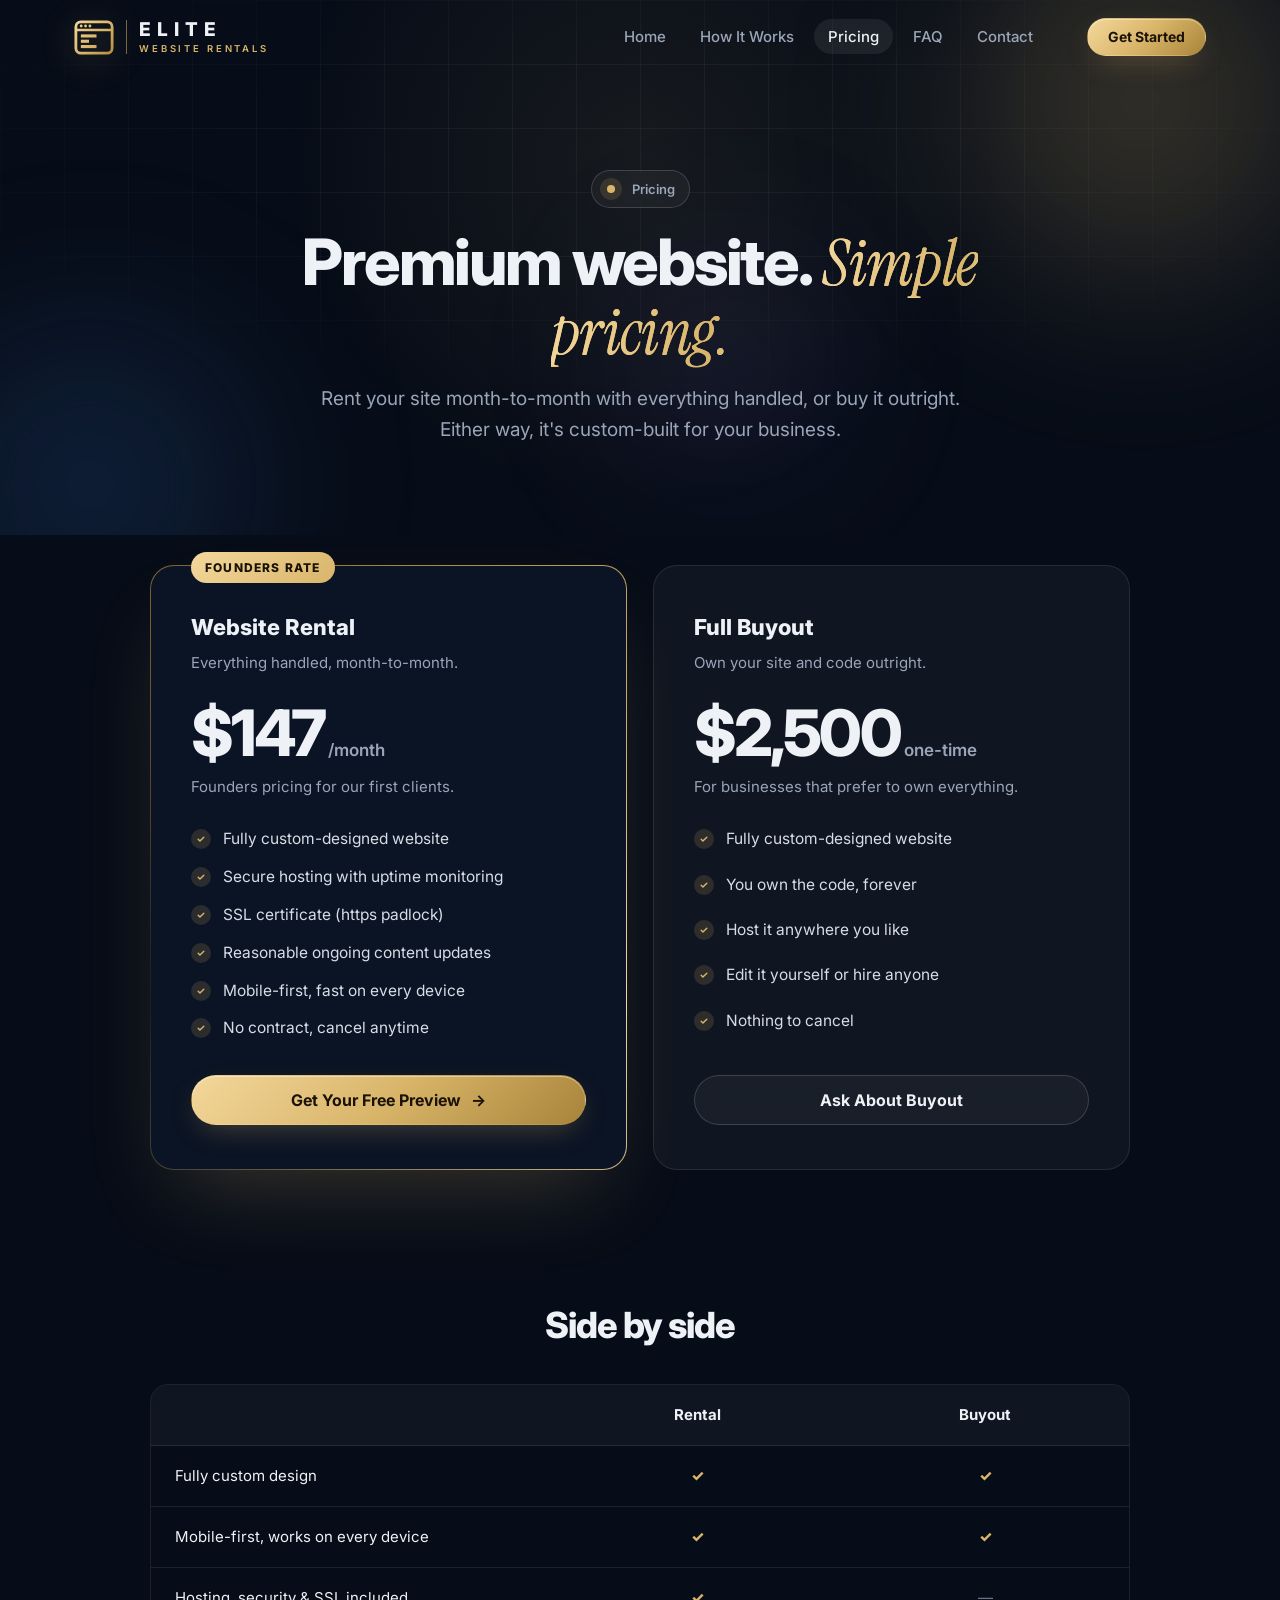
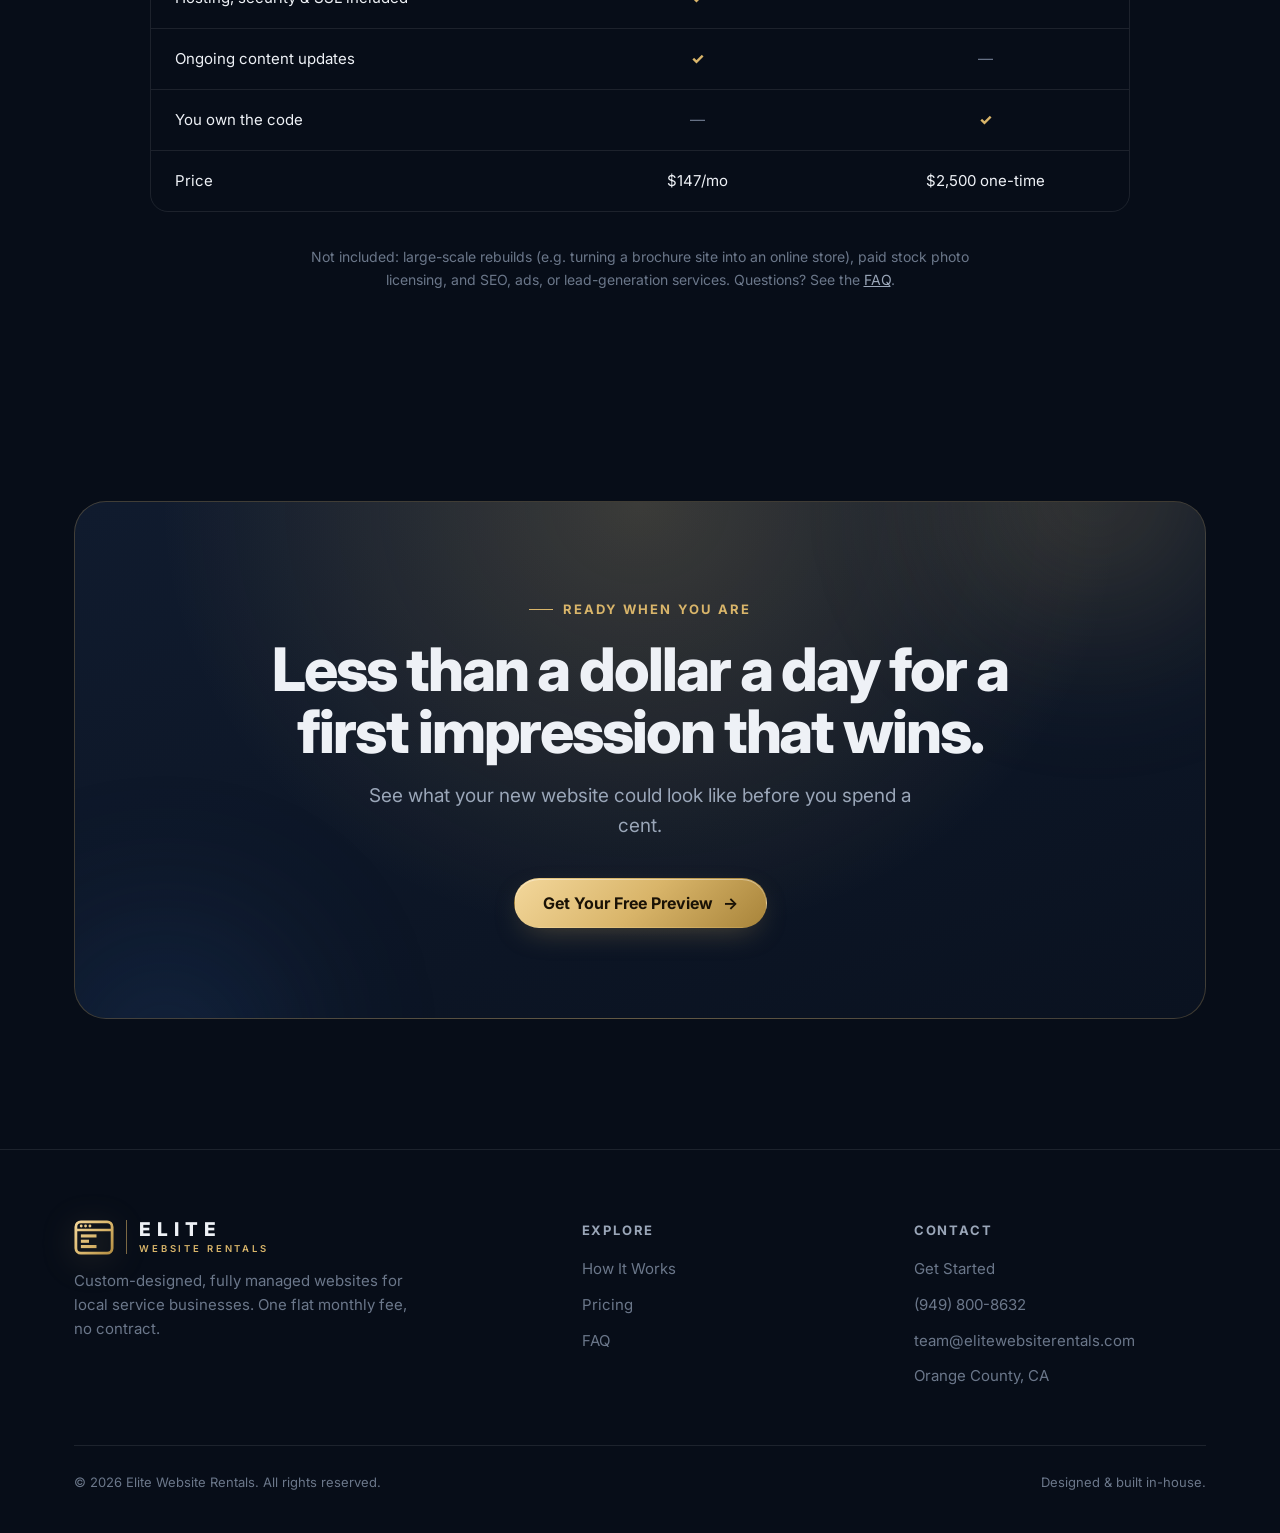
<file: pricing.html>
<!doctype html>
<html lang="en">
<head>
<meta charset="UTF-8">
<meta name="viewport" content="width=device-width, initial-scale=1.0">
<title>Pricing | Elite Website Rentals</title>
<meta name="description" content="Rent a custom-designed, fully hosted website for $147/month, or buy it outright for $2,500. No contract.">
<meta name="theme-color" content="#070d18">
<meta property="og:title" content="Pricing | Elite Website Rentals">
<meta property="og:description" content="Rent a custom-designed, fully hosted website for $147/month, or buy it outright for $2,500. No contract.">
<link rel="icon" href="data:image/svg+xml,%3Csvg xmlns='http://www.w3.org/2000/svg' viewBox='0 0 64 64'%3E%3Crect width='64' height='64' rx='14' fill='%23070d18'/%3E%3Cg transform='translate(6 9) scale(.8125)' fill='none'%3E%3Crect x='3' y='3' width='58' height='50' rx='8' stroke='%23d9b56a' stroke-width='5'/%3E%3Cpath d='M3 16h58' stroke='%23d9b56a' stroke-width='4.5'/%3E%3Cg fill='%23d9b56a'%3E%3Ccircle cx='11.5' cy='9.6' r='2.5'/%3E%3Ccircle cx='18.5' cy='9.6' r='2.5'/%3E%3Ccircle cx='25.5' cy='9.6' r='2.5'/%3E%3Crect x='11' y='23' width='25' height='5.5'/%3E%3Crect x='11' y='31.5' width='13' height='5.5'/%3E%3Crect x='11' y='40' width='25' height='5.5'/%3E%3C/g%3E%3C/g%3E%3C/svg%3E">
<link rel="preconnect" href="https://fonts.googleapis.com">
<link rel="preconnect" href="https://fonts.gstatic.com" crossorigin>
<link href="https://fonts.googleapis.com/css2?family=Inter:wght@400;500;600;700;800;900&family=Instrument+Serif:ital@0;1&display=swap" rel="stylesheet">
<link rel="stylesheet" href="styles.css">
<script type="application/ld+json">{"@context":"https://schema.org","@type":"ProfessionalService","name":"Elite Website Rentals","url":"https://elitewebsiterentals.com","telephone":"+1-949-800-8632","email":"team@elitewebsiterentals.com","logo":"https://elitewebsiterentals.com/brand/icon-512.png","image":"https://elitewebsiterentals.com/brand/profile-square.png","areaServed":"Orange County, CA","priceRange":"$$"}</script>
</head>
<body>

<header class="site">
  <div class="nav-wrap">
    <a href="index.html" class="logo" aria-label="Elite Website Rentals home"><svg class="logo-mark" viewBox="0 0 64 56" fill="none" aria-hidden="true"><defs><linearGradient id="lg" gradientUnits="userSpaceOnUse" x1="0" y1="0" x2="64" y2="56"><stop offset="0" stop-color="#f3d79b"/><stop offset=".55" stop-color="#d9b56a"/><stop offset="1" stop-color="#b08a3e"/></linearGradient></defs><rect x="3" y="3" width="58" height="50" rx="8" stroke="url(#lg)" stroke-width="4.5"/><path d="M3 16h58" stroke="url(#lg)" stroke-width="4"/><g fill="url(#lg)"><circle cx="11.5" cy="9.6" r="2.3"/><circle cx="18.5" cy="9.6" r="2.3"/><circle cx="25.5" cy="9.6" r="2.3"/><rect x="11" y="23" width="25" height="5"/><rect x="11" y="31.5" width="13" height="5"/><rect x="11" y="40" width="25" height="5"/></g></svg><span class="logo-text"><b>ELITE</b><small>WEBSITE RENTALS</small></span></a>
    <nav class="main" aria-label="Main">
      <ul>
        <li><a href="index.html">Home</a></li>
        <li><a href="how-it-works.html">How It Works</a></li>
        <li><a href="pricing.html" class="active">Pricing</a></li>
        <li><a href="faq.html">FAQ</a></li>
        <li><a href="contact.html">Contact</a></li>
      </ul>
      <a href="contact.html" class="btn btn-primary mobile-cta">Get Your Free Preview <span class="arrow">→</span></a>
    </nav>
    <a href="contact.html" class="btn btn-primary btn-sm nav-cta">Get Started</a>
    <button class="menu-btn" aria-label="Menu" aria-expanded="false"><span></span><span></span><span></span></button>
  </div>
</header>
<main>
<section class="page-hero">
  <div class="fx"><div class="grid-bg"></div><div class="orb o1"></div><div class="orb o2"></div><div class="orb o3"></div><div class="spotlight"></div></div>
  <div class="container">
    <span class="pill reveal in"><span class="dot"></span>Pricing</span>
    <h1 data-split>Premium website. <span class="serif grad-text">Simple pricing.</span></h1>
    <p class="lead reveal" style="--d:400ms">Rent your site month-to-month with everything handled, or buy it outright. Either way, it's custom-built for your business.</p>
  </div>
</section>

<section style="padding-top:30px;">
  <div class="container">
    <div class="price-grid">
      <div class="price-card featured reveal">
        <span class="badge">Founders rate</span>
        <h3>Website Rental</h3>
        <p class="sub">Everything handled, month-to-month.</p>
        <div class="price">$147<small> /month</small></div>
        <p class="sub">Founders pricing for our first clients.</p>
        <ul>
          <li>Fully custom-designed website</li>
          <li>Secure hosting with uptime monitoring</li>
          <li>SSL certificate (https padlock)</li>
          <li>Reasonable ongoing content updates</li>
          <li>Mobile-first, fast on every device</li>
          <li>No contract, cancel anytime</li>
        </ul>
        <a href="contact.html" class="btn btn-primary btn-block">Get Your Free Preview <span class="arrow">→</span></a>
      </div>
      <div class="price-card reveal" style="--d:120ms">
        <h3>Full Buyout</h3>
        <p class="sub">Own your site and code outright.</p>
        <div class="price">$2,500<small> one-time</small></div>
        <p class="sub">For businesses that prefer to own everything.</p>
        <ul>
          <li>Fully custom-designed website</li>
          <li>You own the code, forever</li>
          <li>Host it anywhere you like</li>
          <li>Edit it yourself or hire anyone</li>
          <li>Nothing to cancel</li>
        </ul>
        <a href="contact.html" class="btn btn-ghost btn-block">Ask About Buyout</a>
      </div>
    </div>
  </div>
</section>

<section style="padding-top:0;">
  <div class="container">
    <div class="section-head center reveal" style="margin-bottom:40px;">
      <h2 class="title" style="font-size:clamp(26px,3vw,36px);">Side by side</h2>
    </div>
    <div class="compare reveal">
      <div class="compare-row head"><div></div><div>Rental</div><div>Buyout</div></div>
      <div class="compare-row"><div>Fully custom design</div><div class="yes">✓</div><div class="yes">✓</div></div>
      <div class="compare-row"><div>Mobile-first, works on every device</div><div class="yes">✓</div><div class="yes">✓</div></div>
      <div class="compare-row"><div>Hosting, security &amp; SSL included</div><div class="yes">✓</div><div class="no">—</div></div>
      <div class="compare-row"><div>Ongoing content updates</div><div class="yes">✓</div><div class="no">—</div></div>
      <div class="compare-row"><div>You own the code</div><div class="no">—</div><div class="yes">✓</div></div>
      <div class="compare-row"><div>Price</div><div>$147/mo</div><div>$2,500 one-time</div></div>
    </div>
    <p class="fine reveal">Not included: large-scale rebuilds (e.g. turning a brochure site into an online store), paid stock photo licensing, and SEO, ads, or lead-generation services. Questions? See the <a href="faq.html">FAQ</a>.</p>
  </div>
</section>

<section class="tight">
  <div class="container">
    <div class="cta reveal-scale">
      <div class="fx"><div class="orb o1"></div><div class="orb o2"></div></div>
      <span class="eyebrow">Ready when you are</span>
      <h2 style="margin-top:18px;">Less than a dollar a day for a first impression that wins.</h2>
      <p>See what your new website could look like before you spend a cent.</p>
      <a href="contact.html" class="btn btn-primary">Get Your Free Preview <span class="arrow">→</span></a>
    </div>
  </div>
</section>
</main>
<footer class="site">
  <div class="container">
    <div class="foot-grid">
      <div>
        <a href="index.html" class="logo" aria-label="Elite Website Rentals home"><svg class="logo-mark" viewBox="0 0 64 56" fill="none" aria-hidden="true"><defs><linearGradient id="lg" gradientUnits="userSpaceOnUse" x1="0" y1="0" x2="64" y2="56"><stop offset="0" stop-color="#f3d79b"/><stop offset=".55" stop-color="#d9b56a"/><stop offset="1" stop-color="#b08a3e"/></linearGradient></defs><rect x="3" y="3" width="58" height="50" rx="8" stroke="url(#lg)" stroke-width="4.5"/><path d="M3 16h58" stroke="url(#lg)" stroke-width="4"/><g fill="url(#lg)"><circle cx="11.5" cy="9.6" r="2.3"/><circle cx="18.5" cy="9.6" r="2.3"/><circle cx="25.5" cy="9.6" r="2.3"/><rect x="11" y="23" width="25" height="5"/><rect x="11" y="31.5" width="13" height="5"/><rect x="11" y="40" width="25" height="5"/></g></svg><span class="logo-text"><b>ELITE</b><small>WEBSITE RENTALS</small></span></a>
        <p>Custom-designed, fully managed websites for local service businesses. One flat monthly fee, no contract.</p>
      </div>
      <div>
        <h4>Explore</h4>
        <ul>
          <li><a href="how-it-works.html">How It Works</a></li>
          <li><a href="pricing.html">Pricing</a></li>
          <li><a href="faq.html">FAQ</a></li>
        </ul>
      </div>
      <div>
        <h4>Contact</h4>
        <ul>
          <li><a href="contact.html">Get Started</a></li>
          <li><a href="tel:+19498008632">(949) 800-8632</a></li>
          <li><a href="mailto:team@elitewebsiterentals.com">team@elitewebsiterentals.com</a></li>
          <li><a href="#" style="pointer-events:none">Orange County, CA</a></li>
        </ul>
      </div>
    </div>
    <div class="foot-bottom">
      <span>&copy; <span id="year"></span> Elite Website Rentals. All rights reserved.</span>
      <span>Designed &amp; built in-house.</span>
    </div>
  </div>
</footer>
<script src="main.js"></script>
</body>
</html>
</file>
<file: styles.css>
:root {
  --bg: #070d18;
  --bg-2: #0b1424;
  --panel: rgba(255, 255, 255, 0.04);
  --panel-2: rgba(255, 255, 255, 0.07);
  --line: rgba(255, 255, 255, 0.09);
  --line-2: rgba(255, 255, 255, 0.16);
  --text: #eef1f6;
  --muted: #9aa6b8;
  --dim: #6b778a;
  --gold: #d9b56a;
  --gold-2: #f3d79b;
  --gold-3: #a8843a;
  --glow: rgba(217, 181, 106, 0.35);
  --radius: 18px;
  --ease: cubic-bezier(.2, .7, .2, 1);
  --serif: "Instrument Serif", Georgia, serif;
}

* { box-sizing: border-box; margin: 0; padding: 0; }
html { scroll-behavior: smooth; -webkit-text-size-adjust: 100%; }
body {
  font-family: "Inter", -apple-system, BlinkMacSystemFont, "Segoe UI", sans-serif;
  background: var(--bg);
  color: var(--text);
  line-height: 1.6;
  -webkit-font-smoothing: antialiased;
  overflow-x: hidden;
}
a { color: inherit; }
img { max-width: 100%; display: block; }
::selection { background: var(--gold); color: var(--bg); }

.container { max-width: 1180px; margin: 0 auto; padding: 0 24px; }
.serif { font-family: var(--serif); font-weight: 400; font-style: italic; letter-spacing: -0.01em; }
.gold { color: var(--gold); }
.grad-text {
  background: linear-gradient(100deg, var(--gold-2), var(--gold) 45%, #fff3d6 70%, var(--gold));
  background-size: 200% auto;
  -webkit-background-clip: text; background-clip: text; color: transparent;
  animation: shine 6s linear infinite;
}
@keyframes shine { to { background-position: 200% center; } }

/* ---------- Header ---------- */
header.site {
  position: fixed; inset: 0 0 auto 0; z-index: 100;
  transition: background .3s var(--ease), border-color .3s, backdrop-filter .3s;
  border-bottom: 1px solid transparent;
}
header.site.scrolled {
  background: rgba(7, 13, 24, 0.72);
  backdrop-filter: saturate(160%) blur(16px);
  -webkit-backdrop-filter: saturate(160%) blur(16px);
  border-color: var(--line);
}
.nav-wrap { max-width: 1180px; margin: 0 auto; padding: 18px 24px; display: flex; align-items: center; gap: 32px; }
.logo { text-decoration: none; display: flex; align-items: center; gap: 12px; white-space: nowrap; }
.logo-mark { width: 40px; height: 35px; flex: none; filter: drop-shadow(0 6px 16px rgba(217,181,106,.25)); }
.logo-text { display: flex; flex-direction: column; line-height: 1; padding-left: 12px; border-left: 1px solid rgba(217,181,106,.55); }
.logo-text b { font-size: 19px; font-weight: 800; letter-spacing: .32em; color: var(--text); }
.logo-text small { font-size: 9.5px; font-weight: 600; letter-spacing: .3em; color: var(--gold); margin-top: 5px; }
.logo span.w { color: var(--gold); }
nav.main { margin-left: auto; }
nav.main ul { list-style: none; display: flex; gap: 6px; }
nav.main ul a {
  text-decoration: none; color: var(--muted); font-size: 15px; font-weight: 500;
  padding: 8px 14px; border-radius: 999px; transition: color .2s, background .2s;
}
nav.main ul a:hover { color: var(--text); background: var(--panel); }
nav.main ul a.active { color: var(--text); background: var(--panel-2); }
.nav-cta { margin-left: 8px; }
.menu-btn { display: none; margin-left: auto; width: 44px; height: 44px; border-radius: 12px; border: 1px solid var(--line-2); background: var(--panel); cursor: pointer; position: relative; }
.menu-btn span { position: absolute; left: 12px; right: 12px; height: 2px; background: var(--text); border-radius: 2px; transition: transform .3s var(--ease), opacity .2s; }
.menu-btn span:nth-child(1) { top: 15px; }
.menu-btn span:nth-child(2) { top: 21px; }
.menu-btn span:nth-child(3) { top: 27px; }
body.menu-open .menu-btn span:nth-child(1) { transform: translateY(6px) rotate(45deg); }
body.menu-open .menu-btn span:nth-child(2) { opacity: 0; }
body.menu-open .menu-btn span:nth-child(3) { transform: translateY(-6px) rotate(-45deg); }

/* ---------- Buttons ---------- */
.btn {
  --x: 50%; --y: 50%;
  position: relative; display: inline-flex; align-items: center; justify-content: center; gap: 10px;
  text-decoration: none; font: inherit; font-weight: 700; font-size: 16px; line-height: 1;
  padding: 16px 28px; border-radius: 999px; border: 1px solid transparent; cursor: pointer;
  transition: transform .25s var(--ease), box-shadow .25s, background .25s, border-color .25s;
  white-space: nowrap; overflow: hidden; isolation: isolate;
}
.btn:hover { transform: translateY(-2px); }
.btn .arrow { transition: transform .25s var(--ease); }
.btn:hover .arrow { transform: translateX(4px); }
.btn-primary {
  background: linear-gradient(135deg, var(--gold-2), var(--gold) 50%, var(--gold-3));
  color: #1a1206; box-shadow: 0 10px 30px -10px var(--glow), inset 0 1px 0 rgba(255,255,255,.4);
}
.btn-primary::after {
  content: ""; position: absolute; inset: 0; z-index: -1;
  background: radial-gradient(120px circle at var(--x) var(--y), rgba(255,255,255,.55), transparent 60%);
  opacity: 0; transition: opacity .3s;
}
.btn-primary:hover::after { opacity: 1; }
.btn-primary:hover { box-shadow: 0 16px 40px -10px var(--glow), inset 0 1px 0 rgba(255,255,255,.4); }
.btn-ghost { border-color: var(--line-2); color: var(--text); background: var(--panel); backdrop-filter: blur(8px); }
.btn-ghost:hover { border-color: rgba(255,255,255,.35); background: var(--panel-2); }
.btn-sm { padding: 11px 20px; font-size: 14px; }
.btn-block { width: 100%; }

/* ---------- Background FX ---------- */
.fx { position: absolute; inset: 0; overflow: hidden; pointer-events: none; z-index: 0; }
.orb { position: absolute; border-radius: 50%; filter: blur(80px); opacity: .55; will-change: transform; }
.orb.o1 { width: 520px; height: 520px; background: radial-gradient(circle, rgba(217,181,106,.55), transparent 70%); top: -160px; right: -120px; animation: float1 18s ease-in-out infinite; }
.orb.o2 { width: 460px; height: 460px; background: radial-gradient(circle, rgba(46,96,170,.6), transparent 70%); bottom: -180px; left: -140px; animation: float2 22s ease-in-out infinite; }
.orb.o3 { width: 300px; height: 300px; background: radial-gradient(circle, rgba(120,90,200,.35), transparent 70%); top: 40%; left: 45%; animation: float1 26s ease-in-out infinite reverse; }
@keyframes float1 { 0%,100% { transform: translate(0,0) scale(1); } 50% { transform: translate(-60px, 50px) scale(1.1); } }
@keyframes float2 { 0%,100% { transform: translate(0,0) scale(1); } 50% { transform: translate(70px, -40px) scale(1.08); } }
.grid-bg {
  position: absolute; inset: 0;
  background-image: linear-gradient(var(--line) 1px, transparent 1px), linear-gradient(90deg, var(--line) 1px, transparent 1px);
  background-size: 64px 64px;
  mask-image: radial-gradient(ellipse 80% 60% at 50% 30%, #000 30%, transparent 75%);
  -webkit-mask-image: radial-gradient(ellipse 80% 60% at 50% 30%, #000 30%, transparent 75%);
  opacity: .5;
}
.spotlight {
  position: absolute; inset: 0;
  background: radial-gradient(600px circle at var(--mx, 50%) var(--my, 30%), rgba(217,181,106,.08), transparent 60%);
}

/* ---------- Hero ---------- */
.hero { position: relative; padding: 160px 0 100px; overflow: hidden; }
.hero .container { position: relative; z-index: 1; }
.hero-grid { display: grid; grid-template-columns: 1.08fr 1fr; gap: 64px; align-items: center; }
.pill {
  display: inline-flex; align-items: center; gap: 10px; padding: 7px 14px 7px 8px; border-radius: 999px;
  background: var(--panel); border: 1px solid var(--line-2); font-size: 13px; font-weight: 600; color: var(--muted);
  backdrop-filter: blur(8px);
}
.pill .dot { width: 22px; height: 22px; border-radius: 50%; background: rgba(217,181,106,.15); display: grid; place-items: center; }
.pill .dot::before { content: ""; width: 8px; height: 8px; border-radius: 50%; background: var(--gold); box-shadow: 0 0 0 0 var(--glow); animation: pulse 2s infinite; }
@keyframes pulse { 0% { box-shadow: 0 0 0 0 rgba(217,181,106,.6); } 70% { box-shadow: 0 0 0 10px rgba(217,181,106,0); } 100% { box-shadow: 0 0 0 0 rgba(217,181,106,0); } }
.hero h1 { font-size: clamp(40px, 6vw, 72px); line-height: 1.02; letter-spacing: -0.035em; font-weight: 800; margin: 22px 0 18px; }
.hero h1 .serif { font-size: 1.08em; display: block; margin-top: 6px; }
.hero .lead { font-size: 19px; color: var(--muted); max-width: 560px; }
.hero-actions { display: flex; gap: 14px; flex-wrap: wrap; margin-top: 34px; }
.hero-meta { display: flex; gap: 22px; flex-wrap: wrap; margin-top: 30px; color: var(--dim); font-size: 14px; }
.hero-meta span { display: inline-flex; align-items: center; gap: 8px; }
.hero-meta span::before { content: "✓"; color: var(--gold); font-weight: 800; }

.page-hero { position: relative; padding: 170px 0 90px; overflow: hidden; text-align: center; }
.page-hero .container { position: relative; z-index: 1; }
.page-hero h1 { font-size: clamp(38px, 5.5vw, 64px); line-height: 1.05; letter-spacing: -0.035em; font-weight: 800; margin: 20px auto 18px; max-width: 860px; }
.page-hero .lead { margin: 0 auto; }

/* Word-by-word reveal */
.split .w { display: inline-block; opacity: 0; transform: translateY(0.6em); filter: blur(6px); transition: opacity .7s var(--ease), transform .7s var(--ease), filter .7s var(--ease); transition-delay: calc(var(--i) * 55ms); }
.split.in .w { opacity: 1; transform: none; filter: none; }

/* ---------- Browser mockup ---------- */
.stage { position: relative; perspective: 1400px; }
.tilt { transform-style: preserve-3d; transition: transform .2s ease-out; will-change: transform; }
.browser {
  background: #0f1828; border-radius: 16px; overflow: hidden;
  border: 1px solid var(--line-2);
  box-shadow: 0 50px 100px -30px rgba(0,0,0,.7), 0 0 0 1px rgba(255,255,255,.03), 0 0 80px -20px rgba(217,181,106,.25);
}
.browser-bar { display: flex; align-items: center; gap: 7px; padding: 12px 14px; background: #121c2e; border-bottom: 1px solid var(--line); }
.browser-bar i { width: 11px; height: 11px; border-radius: 50%; display: block; background: #2a3448; }
.browser-bar i:nth-child(1) { background: #ff5f57; }
.browser-bar i:nth-child(2) { background: #febc2e; }
.browser-bar i:nth-child(3) { background: #28c840; }
.browser-bar .url { flex: 1; margin-left: 12px; background: #0a1220; border: 1px solid var(--line); border-radius: 8px; font-size: 12px; color: var(--dim); padding: 5px 12px; display: flex; align-items: center; gap: 6px; white-space: nowrap; overflow: hidden; }
.browser-bar .url::before { content: "🔒"; font-size: 10px; }
.screens { position: relative; aspect-ratio: 16 / 11; }
.screen { position: absolute; inset: 0; opacity: 0; transform: scale(1.03); transition: opacity .9s var(--ease), transform 1.2s var(--ease); }
.screen.on { opacity: 1; transform: none; }

.float-badge {
  position: absolute; z-index: 3; display: flex; align-items: center; gap: 10px;
  padding: 11px 15px; border-radius: 14px; font-size: 13px; font-weight: 600;
  background: rgba(15, 24, 40, .82); border: 1px solid var(--line-2); backdrop-filter: blur(12px);
  box-shadow: 0 20px 40px -12px rgba(0,0,0,.6); transform: translateZ(60px);
  animation: bob 6s ease-in-out infinite;
}
.float-badge b { display: grid; place-items: center; width: 28px; height: 28px; border-radius: 8px; background: rgba(217,181,106,.15); color: var(--gold); font-size: 14px; }
.float-badge small { display: block; color: var(--dim); font-weight: 500; font-size: 11px; }
.fb1 { top: 14%; left: -38px; }
.fb2 { bottom: 12%; right: -30px; animation-delay: -3s; }
.fb3 { top: -18px; right: 18%; animation-delay: -1.5s; }
@keyframes bob { 0%,100% { translate: 0 0; } 50% { translate: 0 -10px; } }

/* Demo site skins (pure CSS) */
.demo { position: absolute; inset: 0; display: flex; flex-direction: column; font-family: "Inter", sans-serif; }
.demo .d-nav { display: flex; align-items: center; justify-content: space-between; padding: 4% 6%; font-size: clamp(8px, 1.1vw, 12px); font-weight: 800; letter-spacing: .02em; }
.demo .d-links { display: flex; gap: 8px; align-items: center; }
.demo .d-links b { width: 26px; height: 5px; border-radius: 3px; background: currentColor; opacity: .25; display: block; }
.demo .d-links em { font-style: normal; font-size: .85em; padding: 5px 10px; border-radius: 999px; }
.demo .d-hero { flex: 1; display: grid; grid-template-columns: 1.2fr 1fr; gap: 5%; padding: 2% 6% 0; align-items: center; }
.demo .d-h { font-weight: 800; font-size: clamp(14px, 2.4vw, 28px); line-height: 1.08; letter-spacing: -0.02em; margin-bottom: 6%; }
.demo .d-p { height: 6px; border-radius: 3px; background: currentColor; opacity: .2; margin-bottom: 5px; }
.demo .d-btns { display: flex; gap: 6px; margin-top: 8%; }
.demo .d-btns span { font-size: clamp(7px, .9vw, 10px); font-weight: 700; padding: 7px 12px; border-radius: 999px; }
.demo .d-img { aspect-ratio: 4/5; border-radius: 14px; position: relative; overflow: hidden; }
.demo .d-cards { display: grid; grid-template-columns: repeat(3, 1fr); gap: 4%; padding: 5% 6% 6%; }
.demo .d-cards div { height: clamp(26px, 4.5vw, 52px); border-radius: 10px; }

.skin-dental { background: linear-gradient(160deg, #f4fbfa, #e4f3f1); color: #0f3d44; }
.skin-dental .d-links em { background: #12808c; color: #fff; }
.skin-dental .d-btns span:first-child { background: #12808c; color: #fff; }
.skin-dental .d-btns span:last-child { border: 1px solid #12808c; color: #12808c; }
.skin-dental .d-img { background: radial-gradient(circle at 30% 30%, #fff, transparent 50%), linear-gradient(140deg, #8fd3cc, #2a9d9a); }
.skin-dental .d-img::after { content: "✦"; position: absolute; inset: 0; display: grid; place-items: center; color: #fff; font-size: clamp(20px, 4vw, 44px); opacity: .9; }
.skin-dental .d-cards div { background: #fff; box-shadow: 0 6px 16px -8px rgba(15,61,68,.3); }

.skin-hvac { background: linear-gradient(160deg, #0b2440, #0f3a63); color: #fff; }
.skin-hvac .d-links em { background: #ff7a1a; color: #fff; }
.skin-hvac .d-btns span:first-child { background: #ff7a1a; color: #fff; }
.skin-hvac .d-btns span:last-child { border: 1px solid rgba(255,255,255,.5); }
.skin-hvac .d-img { background: linear-gradient(160deg, #ff9a3c, #c9450c); }
.skin-hvac .d-img::after { content: "❄"; position: absolute; inset: 0; display: grid; place-items: center; color: #fff; font-size: clamp(20px, 4vw, 44px); }
.skin-hvac .d-cards div { background: rgba(255,255,255,.08); border: 1px solid rgba(255,255,255,.12); }

.skin-law { background: linear-gradient(160deg, #15130f, #2a241a); color: #f2e8d5; }
.skin-law .d-h { font-family: var(--serif); font-weight: 400; font-style: italic; font-size: clamp(16px, 2.8vw, 32px); }
.skin-law .d-links em { background: #c8a45c; color: #15130f; }
.skin-law .d-btns span:first-child { background: #c8a45c; color: #15130f; }
.skin-law .d-btns span:last-child { border: 1px solid #c8a45c; color: #c8a45c; }
.skin-law .d-img { background: linear-gradient(160deg, #3a3122, #6b5634); }
.skin-law .d-img::after { content: "⚖"; position: absolute; inset: 0; display: grid; place-items: center; color: #e8d3a2; font-size: clamp(20px, 4vw, 44px); }
.skin-law .d-cards div { background: rgba(200,164,92,.1); border: 1px solid rgba(200,164,92,.25); }

/* Outdated "before" site */
.old { position: absolute; inset: 0; background: #fff; color: #222; font-family: "Times New Roman", serif; display: flex; flex-direction: column; filter: saturate(.85); }
.old .o-head { background: #2d4fa3; color: #ff0; text-align: center; padding: 3% 2%; font-size: clamp(11px, 2vw, 22px); font-weight: bold; }
.old .o-mq { background: #ffef9e; color: #b00; font-size: clamp(7px, 1vw, 11px); padding: 1% 2%; text-align: center; white-space: nowrap; overflow: hidden; }
.old .o-body { flex: 1; display: grid; grid-template-columns: 22% 1fr; gap: 2%; padding: 2.5%; font-size: clamp(7px, 1.05vw, 12px); }
.old .o-side div { background: #ccc; border: 2px outset #eee; padding: 4%; margin-bottom: 6%; text-align: center; color: #00e; text-decoration: underline; }
.old .o-main p { margin-bottom: 3%; line-height: 1.3; }
.old .o-img { height: 32%; background: repeating-linear-gradient(45deg, #ddd, #ddd 6px, #eee 6px, #eee 12px); border: 1px solid #aaa; margin: 3% 0; display: grid; place-items: center; color: #888; font-size: .85em; }
.old .o-foot { font-size: clamp(6px, .9vw, 10px); text-align: center; padding: 1.5%; color: #666; border-top: 1px solid #ccc; }
.old.dental .o-head { background: #6a9c6a; color: #fff; font-family: "Comic Sans MS", cursive; }

/* ---------- Marquee ---------- */
.marquee { position: relative; padding: 34px 0; border-top: 1px solid var(--line); border-bottom: 1px solid var(--line); overflow: hidden; background: var(--bg-2);
  mask-image: linear-gradient(90deg, transparent, #000 10%, #000 90%, transparent); -webkit-mask-image: linear-gradient(90deg, transparent, #000 10%, #000 90%, transparent); }
.marquee-track { display: flex; gap: 56px; width: max-content; animation: marquee 40s linear infinite; }
.marquee:hover .marquee-track { animation-play-state: paused; }
.marquee-track span { font-size: 22px; font-weight: 600; color: var(--dim); white-space: nowrap; display: inline-flex; align-items: center; gap: 56px; }
.marquee-track span::after { content: "✦"; color: var(--gold); font-size: 14px; }
@keyframes marquee { to { transform: translateX(-50%); } }

/* ---------- Sections ---------- */
section { position: relative; padding: 120px 0; }
section.tight { padding: 90px 0; }
.eyebrow { display: inline-flex; align-items: center; gap: 10px; font-size: 13px; font-weight: 700; letter-spacing: .16em; text-transform: uppercase; color: var(--gold); }
.eyebrow::before { content: ""; width: 24px; height: 1px; background: var(--gold); }
.section-head { max-width: 720px; margin-bottom: 64px; }
.section-head.center { margin-left: auto; margin-right: auto; text-align: center; }
.section-head.center .eyebrow::after { content: ""; width: 24px; height: 1px; background: var(--gold); }
h2.title { font-size: clamp(32px, 4.4vw, 52px); line-height: 1.06; letter-spacing: -0.03em; font-weight: 800; margin: 16px 0 18px; }
h2.title .serif { font-size: 1.1em; }
.lead { font-size: 19px; color: var(--muted); max-width: 640px; }
.section-head.center .lead { margin: 0 auto; }

/* Reveal on scroll */
.reveal { opacity: 0; transform: translateY(36px); transition: opacity .9s var(--ease), transform .9s var(--ease); transition-delay: var(--d, 0ms); }
.reveal.in { opacity: 1; transform: none; }
.reveal-scale { opacity: 0; transform: scale(.94); transition: opacity 1s var(--ease), transform 1s var(--ease); }
.reveal-scale.in { opacity: 1; transform: none; }

/* ---------- Stats ---------- */
.stats { display: grid; grid-template-columns: repeat(3, 1fr); gap: 20px; }
.stat {
  position: relative; padding: 40px 34px; border-radius: var(--radius); background: var(--panel); border: 1px solid var(--line);
  overflow: hidden;
}
.stat::before { content: ""; position: absolute; inset: 0; background: radial-gradient(400px circle at 0% 0%, rgba(217,181,106,.12), transparent 60%); }
.stat .num { position: relative; font-size: clamp(52px, 6vw, 76px); font-weight: 800; letter-spacing: -0.04em; line-height: 1; }
.stat .num small { font-size: .45em; font-weight: 700; letter-spacing: -0.01em; margin-left: 2px; }
.stat p { position: relative; color: var(--muted); margin-top: 16px; font-size: 16px; }
.stat p strong { color: var(--text); font-weight: 600; }
.sources { margin-top: 26px; font-size: 12px; color: var(--dim); text-align: center; }

.big-quote { text-align: center; max-width: 900px; margin: 0 auto; }
.big-quote p { font-size: clamp(28px, 3.6vw, 44px); line-height: 1.2; letter-spacing: -0.02em; font-weight: 700; }
.big-quote p .serif { color: var(--gold); }

/* ---------- Before / after ---------- */
.ba-tabs { display: inline-flex; gap: 6px; padding: 6px; border-radius: 999px; background: var(--panel); border: 1px solid var(--line); margin-bottom: 30px; }
.ba-tabs button { font: inherit; font-size: 14px; font-weight: 600; color: var(--muted); background: none; border: 0; padding: 10px 20px; border-radius: 999px; cursor: pointer; transition: background .25s, color .25s; }
.ba-tabs button.on { background: var(--text); color: var(--bg); }
.ba-wrap { max-width: 980px; margin: 0 auto; text-align: center; }
@property --pos { syntax: "<percentage>"; inherits: true; initial-value: 50%; }
.ba.nudging { transition: --pos .5s var(--ease); }
.ba { position: relative; --pos: 50%; user-select: none; -webkit-user-select: none; touch-action: pan-y; }
.ba .screens { aspect-ratio: 16 / 10; }
.ba .after-layer { position: absolute; inset: 0; clip-path: inset(0 0 0 var(--pos)); }
.ba .before-layer { position: absolute; inset: 0; }
.ba .handle { position: absolute; top: 0; bottom: 0; left: var(--pos); width: 2px; background: var(--gold); transform: translateX(-1px); pointer-events: none; box-shadow: 0 0 20px var(--glow); }
.ba .handle::after {
  content: "‹ ›"; position: absolute; top: 50%; left: 50%; transform: translate(-50%, -50%);
  width: 52px; height: 52px; border-radius: 50%; display: grid; place-items: center;
  background: linear-gradient(135deg, var(--gold-2), var(--gold-3)); color: #1a1206; font-weight: 900; font-size: 18px; letter-spacing: 2px;
  box-shadow: 0 10px 30px -6px rgba(0,0,0,.6), 0 0 0 6px rgba(217,181,106,.2);
}
.ba input[type=range] { position: absolute; inset: 0; width: 100%; height: 100%; opacity: 0; cursor: ew-resize; margin: 0; }
.ba-label { position: absolute; top: 16px; z-index: 2; font-size: 11px; font-weight: 800; letter-spacing: .14em; text-transform: uppercase; padding: 6px 12px; border-radius: 999px; pointer-events: none; }
.ba-label.l { left: 16px; background: rgba(0,0,0,.6); color: #fff; }
.ba-label.r { right: 16px; background: var(--gold); color: #1a1206; }
.ba-set { display: none; }
.ba-set.on { display: block; }
.ba-note { margin-top: 18px; font-size: 13px; color: var(--dim); }
.ba-hint { display: inline-flex; align-items: center; gap: 8px; margin-top: 22px; color: var(--muted); font-size: 14px; }

/* ---------- Bento / cards ---------- */
.bento { display: grid; grid-template-columns: repeat(6, 1fr); gap: 20px; }
.card {
  --x: 50%; --y: 50%;
  position: relative; padding: 34px; border-radius: var(--radius); background: var(--panel); border: 1px solid var(--line);
  overflow: hidden; transition: transform .4s var(--ease), border-color .3s;
}
.card::before { content: ""; position: absolute; inset: 0; background: radial-gradient(420px circle at var(--x) var(--y), rgba(217,181,106,.14), transparent 55%); opacity: 0; transition: opacity .3s; }
.card:hover { border-color: var(--line-2); transform: translateY(-4px); }
.card:hover::before { opacity: 1; }
.card > * { position: relative; }
.card h3 { font-size: 21px; font-weight: 700; letter-spacing: -0.01em; margin: 18px 0 10px; }
.card p { color: var(--muted); font-size: 15.5px; }
.ico {
  width: 50px; height: 50px; border-radius: 14px; display: grid; place-items: center;
  background: linear-gradient(135deg, rgba(217,181,106,.22), rgba(217,181,106,.05)); border: 1px solid rgba(217,181,106,.3); color: var(--gold);
}
.ico svg { width: 24px; height: 24px; }
.span-2 { grid-column: span 2; } .span-3 { grid-column: span 3; } .span-4 { grid-column: span 4; }
.card.feature { display: grid; grid-template-columns: 1fr 1fr; gap: 30px; align-items: center; }
.mini-phone { justify-self: center; width: 150px; aspect-ratio: 9/18; border-radius: 26px; border: 6px solid #1b2538; background: #0f1828; overflow: hidden; position: relative; box-shadow: 0 30px 60px -20px rgba(0,0,0,.7); }
.mini-phone .demo .d-hero { grid-template-columns: 1fr; }
.mini-phone .demo .d-img { display: none; }
.mini-phone .demo .d-cards { grid-template-columns: 1fr; }
.mini-phone .demo .d-h { font-size: 15px; }
.mini-phone .demo .d-nav { font-size: 8px; padding: 10px; }

/* ---------- Steps ---------- */
.steps { position: relative; display: grid; grid-template-columns: repeat(3, 1fr); gap: 24px; }
.steps::before { content: ""; position: absolute; top: 34px; left: 8%; right: 8%; height: 1px; background: linear-gradient(90deg, transparent, var(--line-2), transparent); }
.step { position: relative; text-align: center; padding: 0 12px; }
.step-num {
  width: 68px; height: 68px; margin: 0 auto 26px; border-radius: 50%; display: grid; place-items: center;
  background: var(--bg); border: 1px solid rgba(217,181,106,.45); color: var(--gold); font-weight: 800; font-size: 22px;
  box-shadow: 0 0 0 8px var(--bg), 0 0 40px -6px var(--glow);
}
.step h3 { font-size: 20px; font-weight: 700; margin-bottom: 10px; }
.step p { color: var(--muted); }

.timeline { position: relative; max-width: 820px; margin: 0 auto; }
.timeline::before { content: ""; position: absolute; left: 33px; top: 10px; bottom: 10px; width: 1px; background: var(--line-2); }
.timeline .progress { position: absolute; left: 33px; top: 10px; width: 1px; height: 0; background: linear-gradient(var(--gold-2), var(--gold)); box-shadow: 0 0 12px var(--glow); }
.t-item { position: relative; display: grid; grid-template-columns: 68px 1fr; gap: 28px; padding-bottom: 56px; }
.t-item:last-child { padding-bottom: 0; }
.t-item .step-num { margin: 0; }
.t-item h3 { font-size: 23px; font-weight: 700; letter-spacing: -0.01em; margin: 16px 0 10px; }
.t-item p { color: var(--muted); font-size: 16.5px; }
.t-item .tag { display: inline-block; margin-top: 14px; font-size: 13px; font-weight: 600; color: var(--gold); padding: 5px 12px; border-radius: 999px; background: rgba(217,181,106,.1); border: 1px solid rgba(217,181,106,.25); }

/* ---------- Pricing ---------- */
.price-grid { display: grid; grid-template-columns: 1fr 1fr; gap: 26px; max-width: 980px; margin: 0 auto; align-items: stretch; }
.price-card { position: relative; padding: 44px 40px; border-radius: 24px; background: var(--panel); border: 1px solid var(--line); display: flex; flex-direction: column; }
.price-card.featured { background: linear-gradient(var(--bg-2), var(--bg-2)) padding-box, conic-gradient(from var(--ang, 0deg), var(--gold-3), var(--gold-2), rgba(217,181,106,.1), var(--gold-3)) border-box; border: 1.5px solid transparent; box-shadow: 0 40px 80px -30px rgba(217,181,106,.25); animation: spin 6s linear infinite; }
@property --ang { syntax: "<angle>"; inherits: false; initial-value: 0deg; }
@keyframes spin { to { --ang: 360deg; } }
.badge { position: absolute; top: -14px; left: 40px; font-size: 12px; font-weight: 800; letter-spacing: .1em; text-transform: uppercase; padding: 6px 14px; border-radius: 999px; background: linear-gradient(135deg, var(--gold-2), var(--gold)); color: #1a1206; }
.price-card h3 { font-size: 22px; font-weight: 800; }
.price-card .sub { color: var(--muted); font-size: 15px; margin-top: 6px; }
.price { font-size: 64px; font-weight: 800; letter-spacing: -0.045em; margin: 26px 0 4px; line-height: 1; }
.price small { font-size: 17px; font-weight: 600; color: var(--muted); letter-spacing: 0; }
.price-card ul { list-style: none; margin: 28px 0 34px; display: grid; gap: 13px; flex: 1; }
.price-card li { padding-left: 32px; position: relative; font-size: 15.5px; color: #d7dde7; }
.price-card li::before { content: ""; position: absolute; left: 0; top: 2px; width: 20px; height: 20px; border-radius: 50%; background: rgba(217,181,106,.15) url("data:image/svg+xml,%3Csvg xmlns='http://www.w3.org/2000/svg' viewBox='0 0 20 20'%3E%3Cpath d='M6 10.5l2.5 2.5L14 7.5' fill='none' stroke='%23d9b56a' stroke-width='2' stroke-linecap='round' stroke-linejoin='round'/%3E%3C/svg%3E") center/14px no-repeat; }
.fine { max-width: 680px; margin: 34px auto 0; text-align: center; font-size: 14px; color: var(--dim); }
.fine a { color: var(--muted); }

.compare { max-width: 980px; margin: 0 auto; border-radius: var(--radius); border: 1px solid var(--line); overflow: hidden; }
.compare-row { display: grid; grid-template-columns: 1.4fr 1fr 1fr; border-bottom: 1px solid var(--line); }
.compare-row:last-child { border-bottom: 0; }
.compare-row > div { padding: 18px 24px; font-size: 15px; }
.compare-row > div:not(:first-child) { text-align: center; }
.compare-row.head { background: var(--panel); font-weight: 700; }
.compare-row .yes { color: var(--gold); font-weight: 800; }
.compare-row .no { color: var(--dim); }

/* ---------- FAQ ---------- */
.faq { max-width: 820px; margin: 0 auto; display: grid; gap: 14px; }
.faq details { border-radius: 16px; background: var(--panel); border: 1px solid var(--line); transition: border-color .3s, background .3s; }
.faq details[open] { border-color: rgba(217,181,106,.35); background: var(--panel-2); }
.faq summary { list-style: none; cursor: pointer; padding: 24px 64px 24px 28px; font-size: 18px; font-weight: 600; position: relative; }
.faq summary::-webkit-details-marker { display: none; }
.faq summary::after { content: "+"; position: absolute; right: 24px; top: 50%; transform: translateY(-50%); width: 30px; height: 30px; border-radius: 50%; display: grid; place-items: center; background: rgba(217,181,106,.12); color: var(--gold); font-size: 20px; font-weight: 500; transition: transform .35s var(--ease); }
.faq details[open] summary::after { transform: translateY(-50%) rotate(45deg); }
.faq .answer { padding: 0 28px 26px; color: var(--muted); font-size: 16px; animation: fadeDown .45s var(--ease); }
@keyframes fadeDown { from { opacity: 0; transform: translateY(-8px); } to { opacity: 1; transform: none; } }

/* ---------- CTA ---------- */
.cta {
  position: relative; overflow: hidden; border-radius: 32px; padding: 90px 40px; text-align: center;
  background: radial-gradient(ellipse at top, rgba(217,181,106,.22), transparent 60%), linear-gradient(160deg, #101b2e, #0a1220);
  border: 1px solid rgba(217,181,106,.25);
}
.cta h2 { font-size: clamp(34px, 5vw, 60px); line-height: 1.04; letter-spacing: -0.035em; font-weight: 800; max-width: 820px; margin: 0 auto 18px; }
.cta p { color: var(--muted); font-size: 19px; max-width: 580px; margin: 0 auto 36px; }
.cta .fx .orb.o1 { width: 380px; height: 380px; top: -200px; right: -80px; }
.cta .fx .orb.o2 { width: 340px; height: 340px; bottom: -200px; left: -80px; }
.cta > *:not(.fx) { position: relative; z-index: 1; }

/* ---------- Contact ---------- */
.contact-grid { display: grid; grid-template-columns: 1.35fr 1fr; gap: 40px; align-items: start; }
form.contact { padding: 40px; border-radius: 24px; background: var(--panel); border: 1px solid var(--line-2); backdrop-filter: blur(12px); display: grid; gap: 20px; }
.field { display: grid; gap: 8px; }
.field-row { display: grid; grid-template-columns: 1fr 1fr; gap: 20px; }
label { font-size: 14px; font-weight: 600; color: #d7dde7; }
label .opt { color: var(--dim); font-weight: 400; }
input, select, textarea {
  font: inherit; font-size: 16px; color: var(--text); background: rgba(0,0,0,.25);
  border: 1px solid var(--line-2); border-radius: 12px; padding: 14px 16px; width: 100%;
  transition: border-color .2s, box-shadow .2s, background .2s;
}
input::placeholder, textarea::placeholder { color: var(--dim); }
select { appearance: none; -webkit-appearance: none; background-image: url("data:image/svg+xml,%3Csvg xmlns='http://www.w3.org/2000/svg' viewBox='0 0 20 20'%3E%3Cpath d='M5 8l5 5 5-5' fill='none' stroke='%239aa6b8' stroke-width='2'/%3E%3C/svg%3E"); background-repeat: no-repeat; background-position: right 14px center; background-size: 18px; padding-right: 44px; }
select option { background: #0f1828; }
input:focus, select:focus, textarea:focus { outline: none; border-color: var(--gold); box-shadow: 0 0 0 4px rgba(217,181,106,.15); background: rgba(0,0,0,.35); }
textarea { min-height: 140px; resize: vertical; }
.hp { position: absolute; left: -9999px; width: 1px; height: 1px; overflow: hidden; }
.form-status { font-size: 15px; padding: 14px 18px; border-radius: 12px; display: none; }
.form-status.ok { display: block; background: rgba(40,200,100,.12); border: 1px solid rgba(40,200,100,.3); color: #8be3ad; }
.form-status.err { display: block; background: rgba(255,90,80,.1); border: 1px solid rgba(255,90,80,.3); color: #ffb0a8; }
.form-status a { color: inherit; font-weight: 700; }
.side { display: grid; gap: 20px; }
.side-card { padding: 34px; border-radius: 24px; background: var(--panel); border: 1px solid var(--line); }
.side-card h3 { font-size: 20px; margin-bottom: 18px; }
.side-card ol { list-style: none; counter-reset: s; display: grid; gap: 16px; }
.side-card ol li { counter-increment: s; display: grid; grid-template-columns: 32px 1fr; gap: 14px; color: var(--muted); font-size: 15px; }
.side-card ol li::before { content: counter(s); width: 32px; height: 32px; border-radius: 50%; display: grid; place-items: center; background: rgba(217,181,106,.12); color: var(--gold); font-weight: 700; font-size: 14px; }
.side-card a { color: var(--gold); }

/* ---------- Footer ---------- */
footer.site { border-top: 1px solid var(--line); padding: 70px 0 40px; margin-top: 40px; }
.foot-grid { display: grid; grid-template-columns: 1.6fr 1fr 1fr; gap: 40px; }
.foot-grid p { color: var(--dim); font-size: 15px; margin-top: 14px; max-width: 340px; }
.foot-grid h4 { font-size: 13px; letter-spacing: .14em; text-transform: uppercase; color: var(--muted); margin-bottom: 16px; }
.foot-grid ul { list-style: none; display: grid; gap: 10px; }
.foot-grid a { color: var(--dim); text-decoration: none; font-size: 15px; transition: color .2s; }
.foot-grid a:hover { color: var(--text); }
.foot-bottom { margin-top: 56px; padding-top: 26px; border-top: 1px solid var(--line); display: flex; justify-content: space-between; gap: 20px; flex-wrap: wrap; color: var(--dim); font-size: 13px; }

/* ---------- Responsive ---------- */
@media (max-width: 980px) {
  .hero-grid, .contact-grid { grid-template-columns: 1fr; gap: 56px; }
  .hero { padding-top: 130px; }
  .stage { max-width: 620px; margin: 0 auto; width: 100%; }
  .stats { grid-template-columns: 1fr; }
  .bento { grid-template-columns: 1fr 1fr; }
  .span-2, .span-3, .span-4 { grid-column: span 1; }
  .card.feature { grid-column: span 2; }
  .steps { grid-template-columns: 1fr; gap: 44px; }
  .steps::before { display: none; }
  .price-grid { grid-template-columns: 1fr; max-width: 520px; }
  .foot-grid { grid-template-columns: 1fr 1fr; }
  .foot-grid > div:first-child { grid-column: span 2; }
}
@media (max-width: 860px) {
  .menu-btn { display: block; }
  .nav-cta { display: none; }
  nav.main {
    position: fixed; inset: 0; z-index: -1; margin: 0; padding: 110px 24px 40px;
    background: rgba(7, 13, 24, .97); backdrop-filter: blur(20px); -webkit-backdrop-filter: blur(20px);
    opacity: 0; visibility: hidden; transition: opacity .35s var(--ease), visibility .35s;
    display: flex; flex-direction: column;
  }
  body.menu-open nav.main { opacity: 1; visibility: visible; }
  body.menu-open { overflow: hidden; }
  nav.main ul { flex-direction: column; gap: 4px; }
  nav.main ul a { display: block; font-size: 30px; font-weight: 700; color: var(--text); padding: 12px 0; background: none !important; letter-spacing: -0.02em;
    transform: translateY(16px); opacity: 0; transition: transform .5s var(--ease), opacity .5s var(--ease), color .2s; }
  nav.main ul a.active { color: var(--gold); }
  body.menu-open nav.main ul a { transform: none; opacity: 1; }
  body.menu-open nav.main li:nth-child(2) a { transition-delay: .05s; }
  body.menu-open nav.main li:nth-child(3) a { transition-delay: .1s; }
  body.menu-open nav.main li:nth-child(4) a { transition-delay: .15s; }
  body.menu-open nav.main li:nth-child(5) a { transition-delay: .2s; }
  nav.main .mobile-cta { display: flex !important; margin-top: 30px; }
}
nav.main .mobile-cta { display: none; }
@media (max-width: 640px) {
  .container, .nav-wrap { padding-left: 16px; padding-right: 16px; }
  section { padding: 84px 0; }
  .hero { padding: 116px 0 70px; }
  .page-hero { padding: 130px 0 60px; }
  .hero .lead, .lead { font-size: 17px; }
  .hero-actions .btn { flex: 1 1 100%; }
  .fb1 { left: -6px; top: 8%; } .fb2 { right: -6px; } .fb3 { display: none; }
  .float-badge { padding: 8px 11px; font-size: 11px; }
  .float-badge b { width: 22px; height: 22px; font-size: 12px; }
  .bento { grid-template-columns: 1fr; }
  .card.feature { grid-column: span 1; grid-template-columns: 1fr; }
  .card { padding: 28px; }
  .field-row { grid-template-columns: 1fr; }
  form.contact { padding: 26px; }
  .price-card { padding: 38px 26px; }
  .compare-row > div { padding: 14px 12px; font-size: 13.5px; }
  .cta { padding: 64px 22px; border-radius: 24px; }
  .marquee-track span { font-size: 18px; }
  .ba-tabs button { padding: 9px 14px; font-size: 13px; }
  .t-item { grid-template-columns: 52px 1fr; gap: 18px; }
  .t-item .step-num { width: 52px; height: 52px; font-size: 18px; }
  .timeline::before, .timeline .progress { left: 26px; }
  .foot-grid { grid-template-columns: 1fr; }
  .foot-grid > div:first-child { grid-column: span 1; }
}

@media (prefers-reduced-motion: reduce) {
  *, *::before, *::after { animation: none !important; transition: none !important; }
  .reveal, .reveal-scale, .split .w { opacity: 1 !important; transform: none !important; filter: none !important; }
}

/* Gradient text survives the word-split animation */
.grad-text .w { background: inherit; background-size: 200% auto; -webkit-background-clip: text; background-clip: text; color: transparent; animation: shine 6s linear infinite; }
</file>
